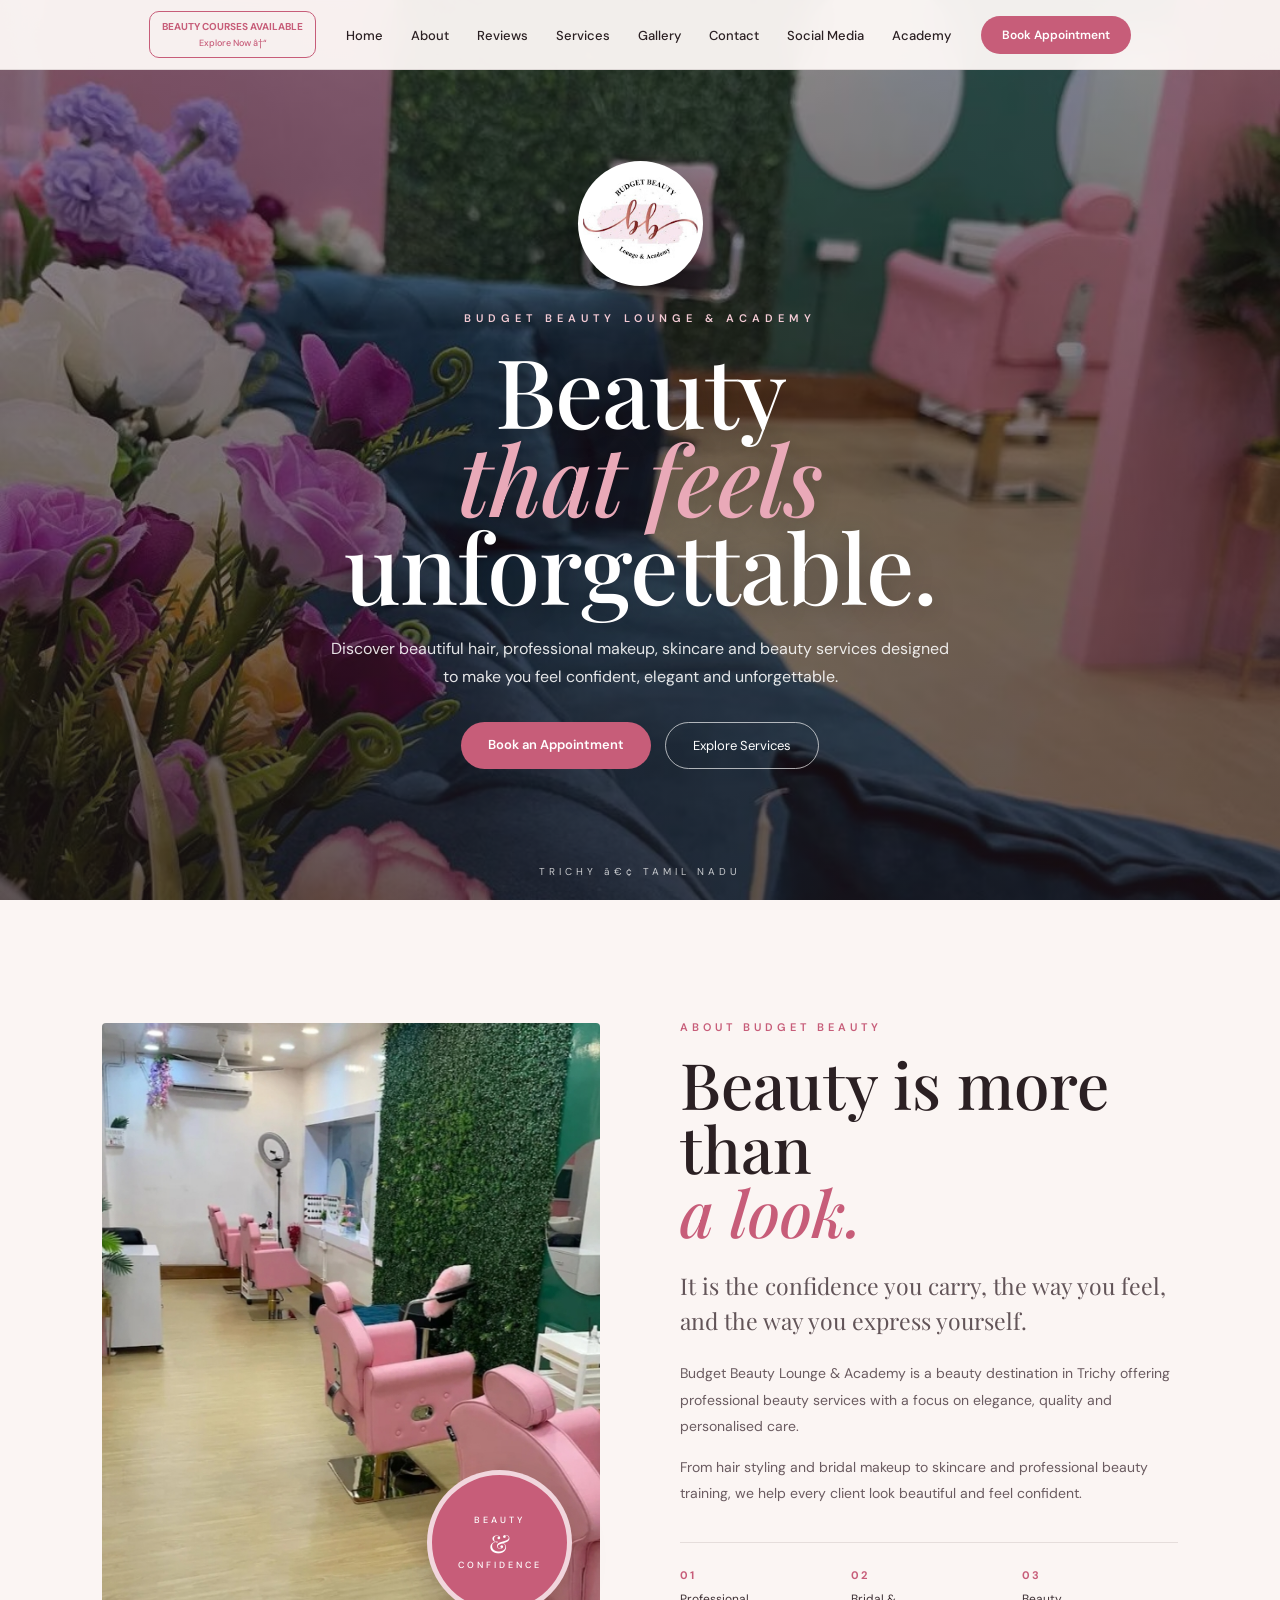
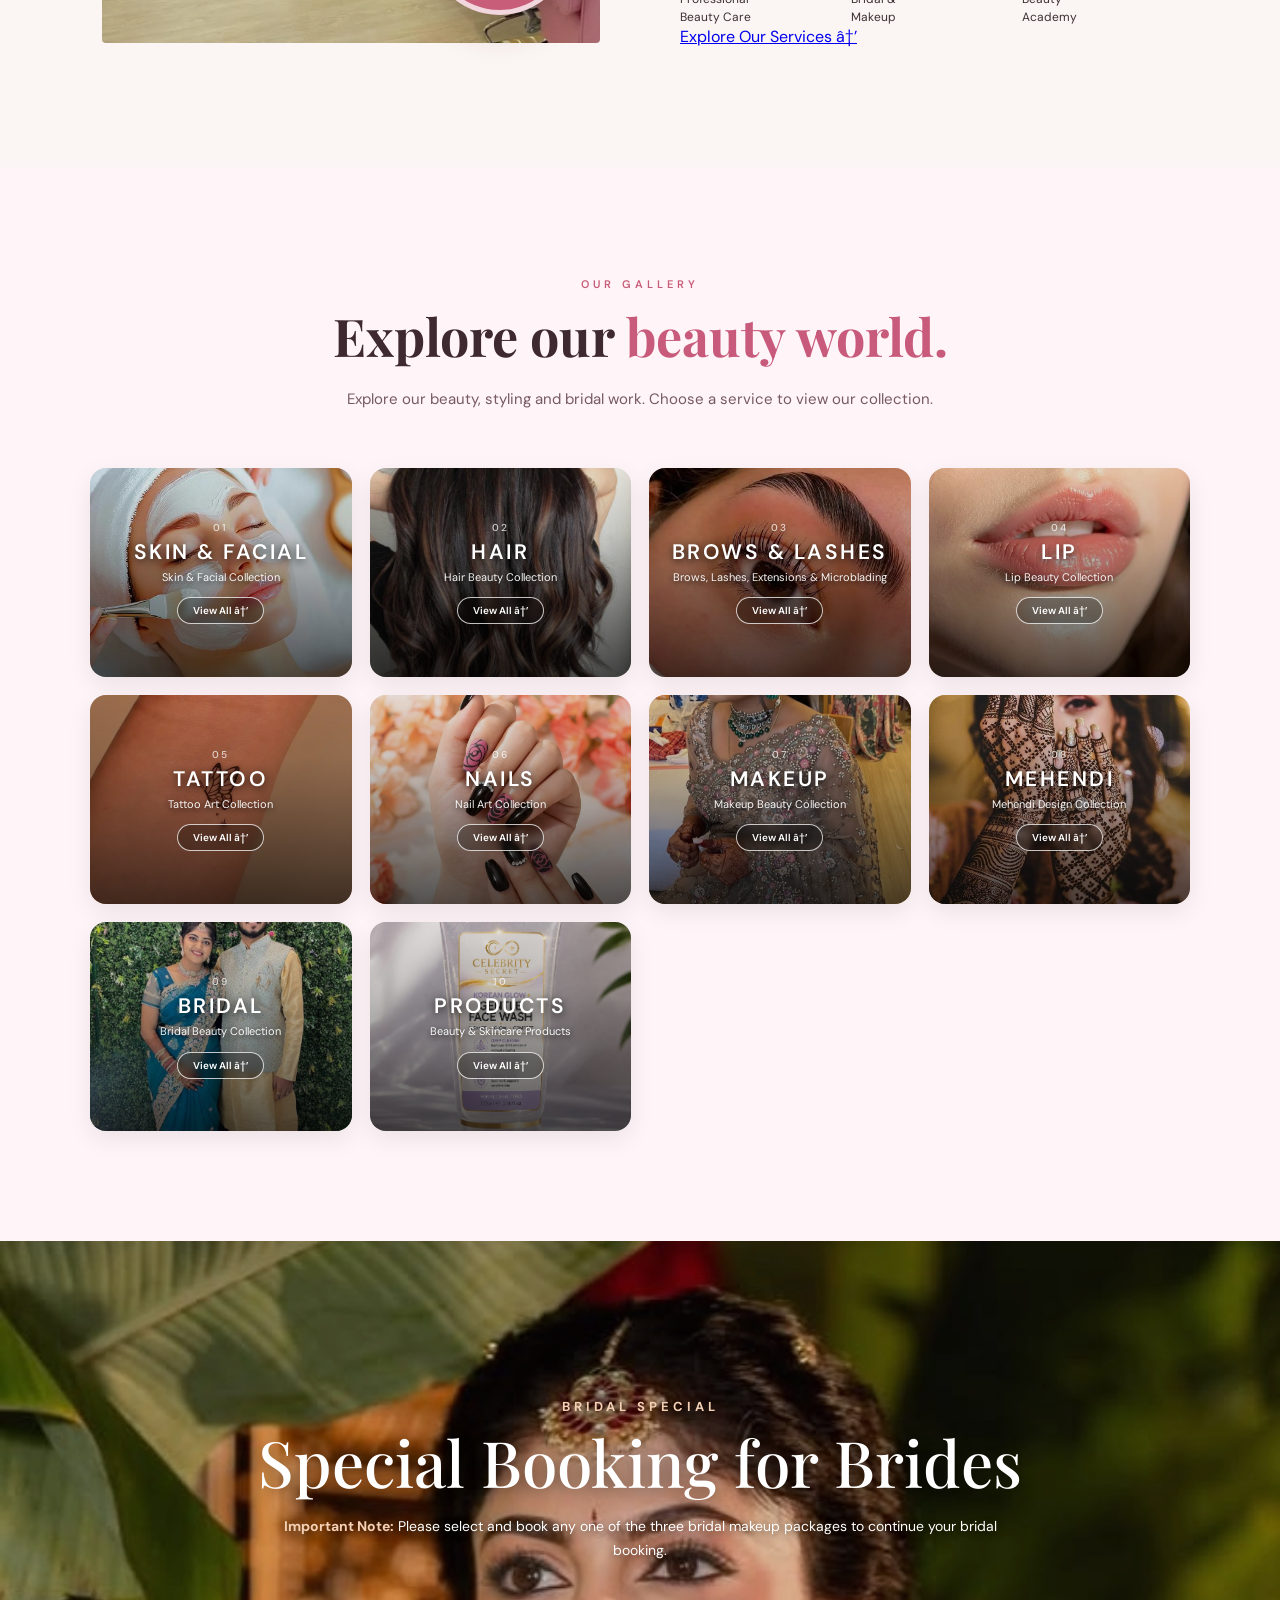
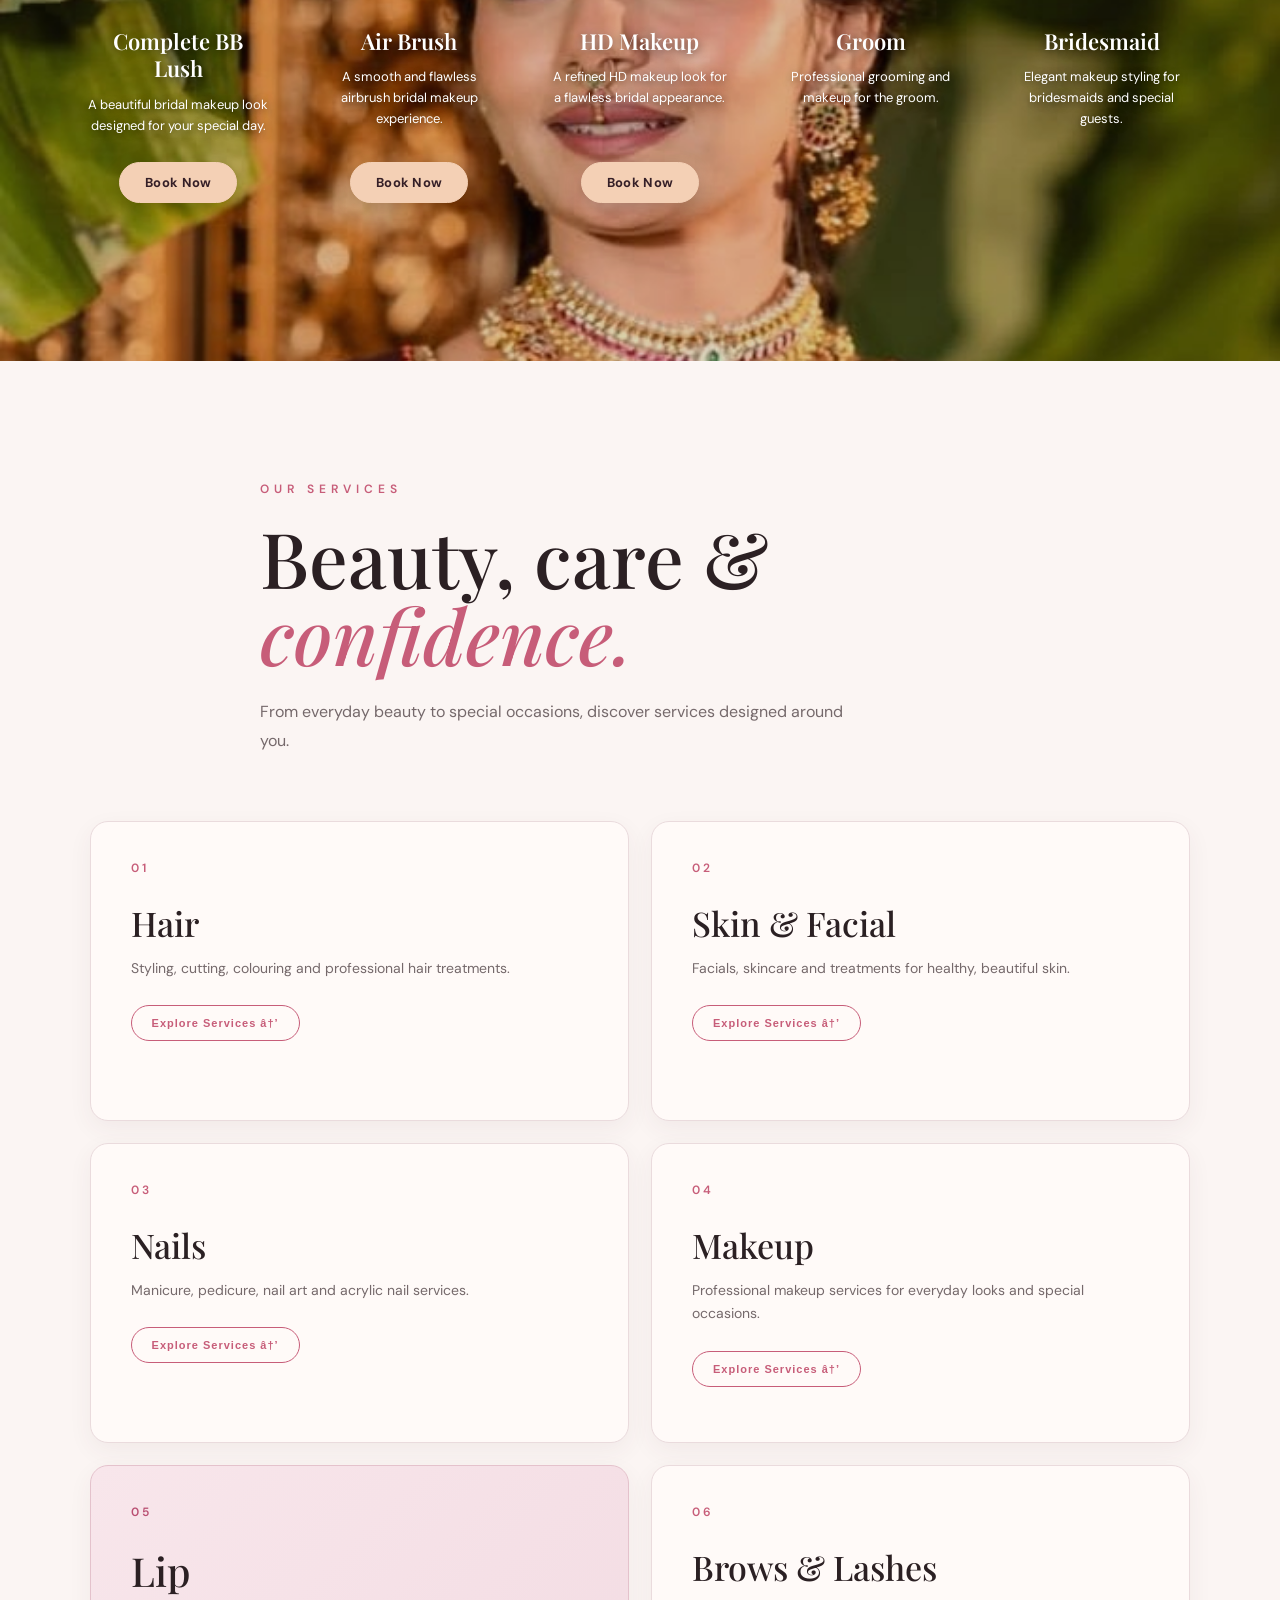
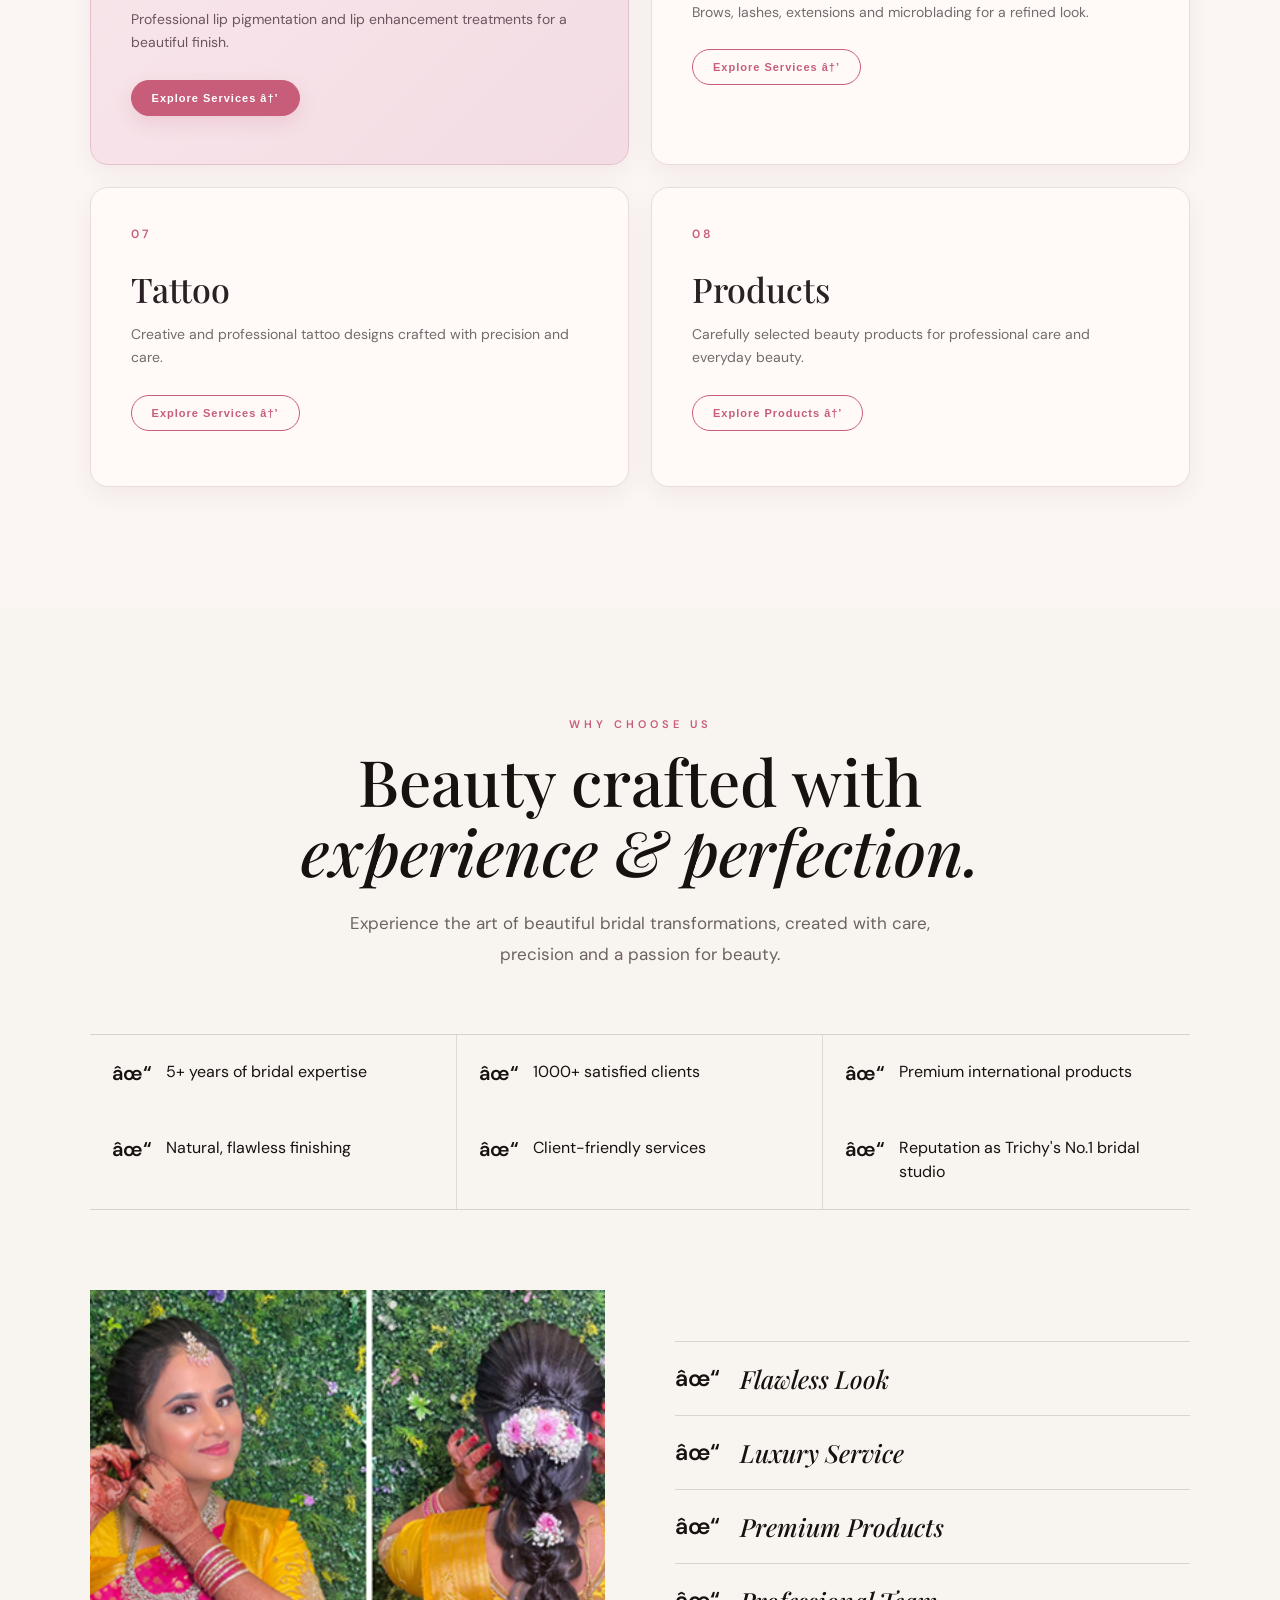
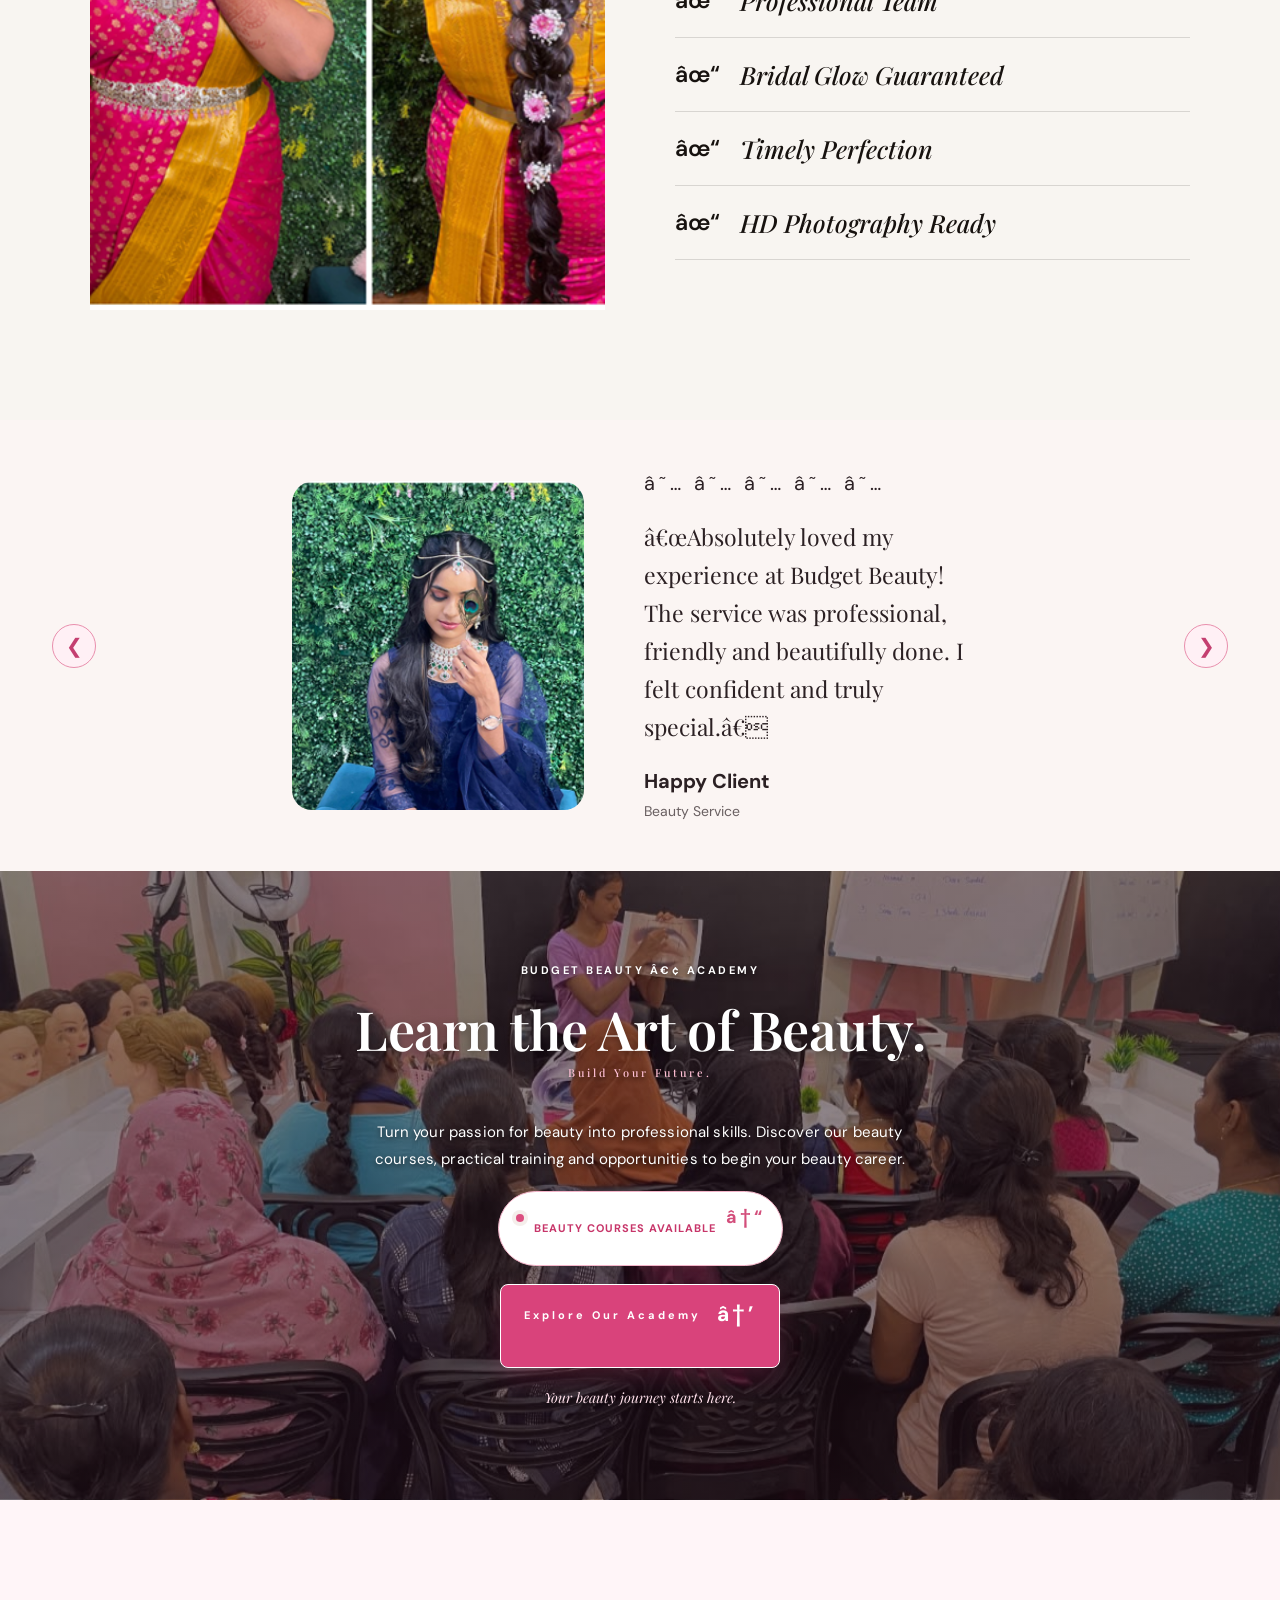
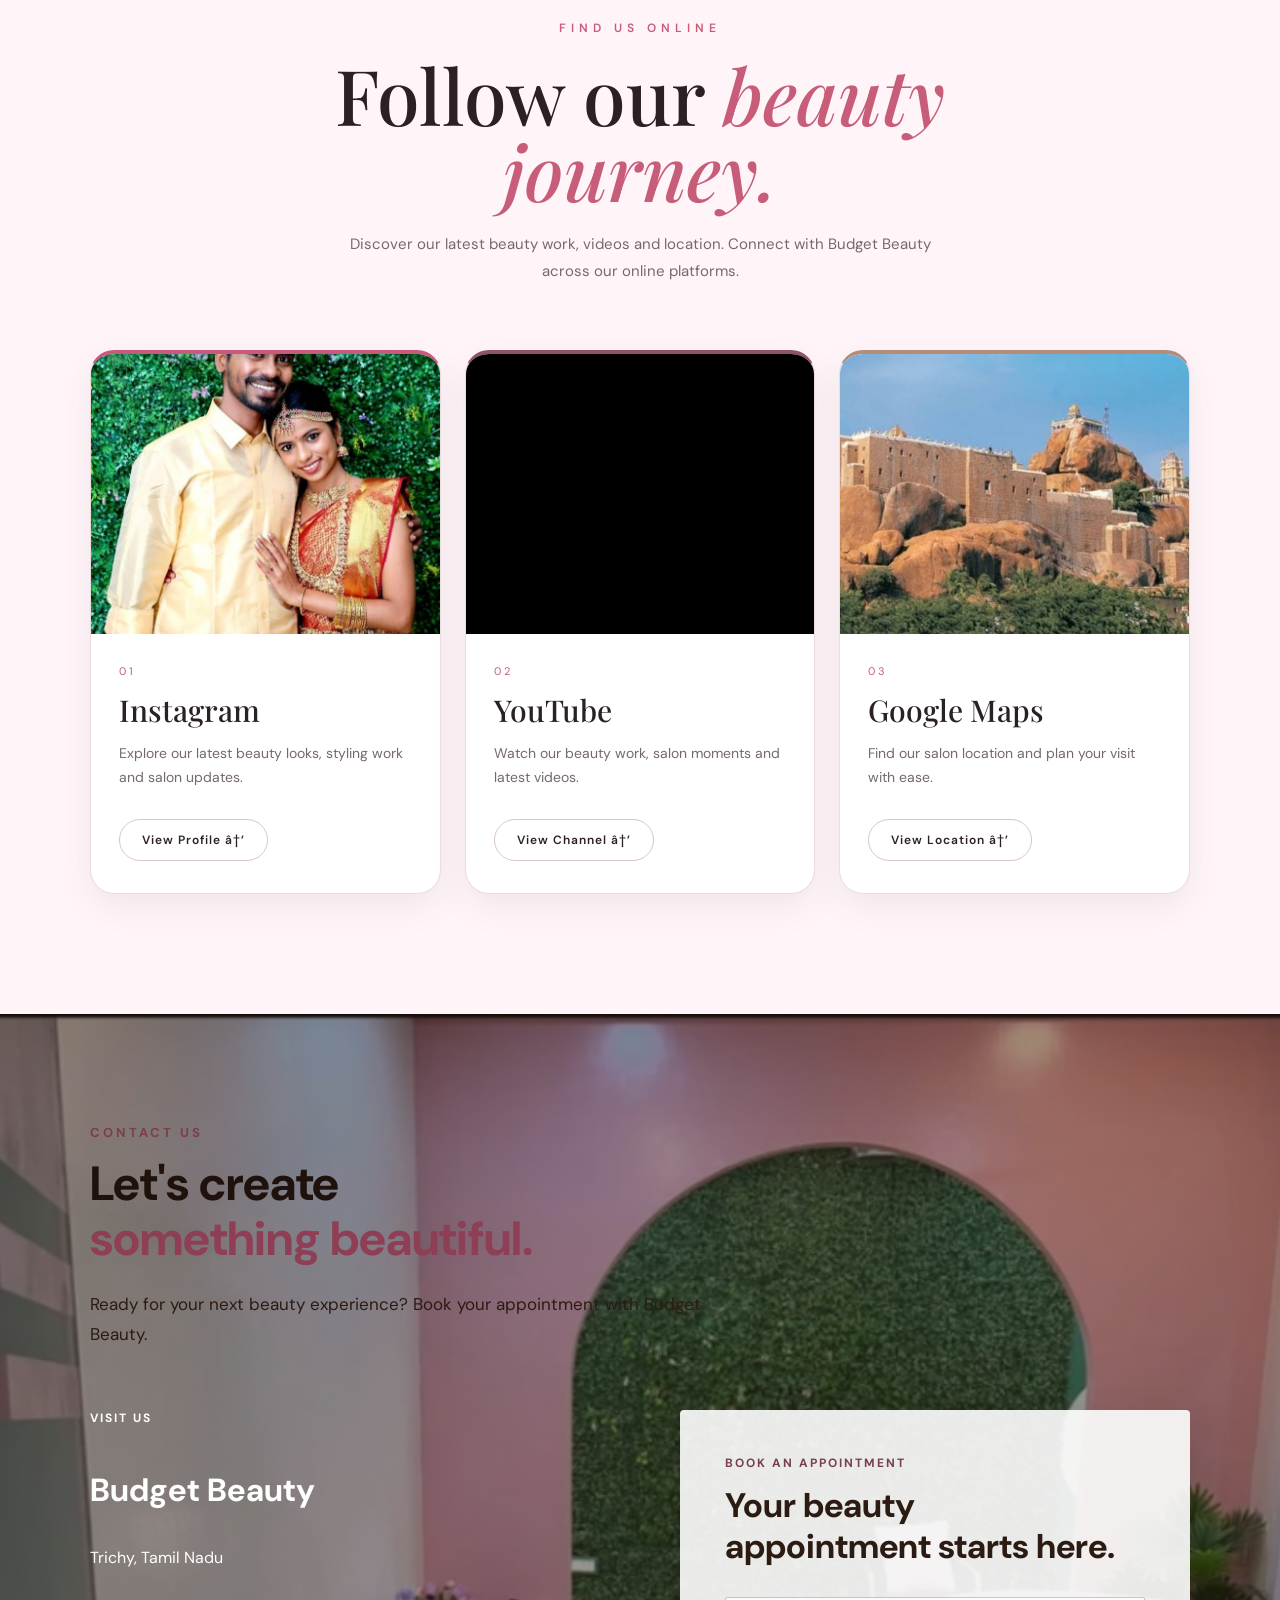
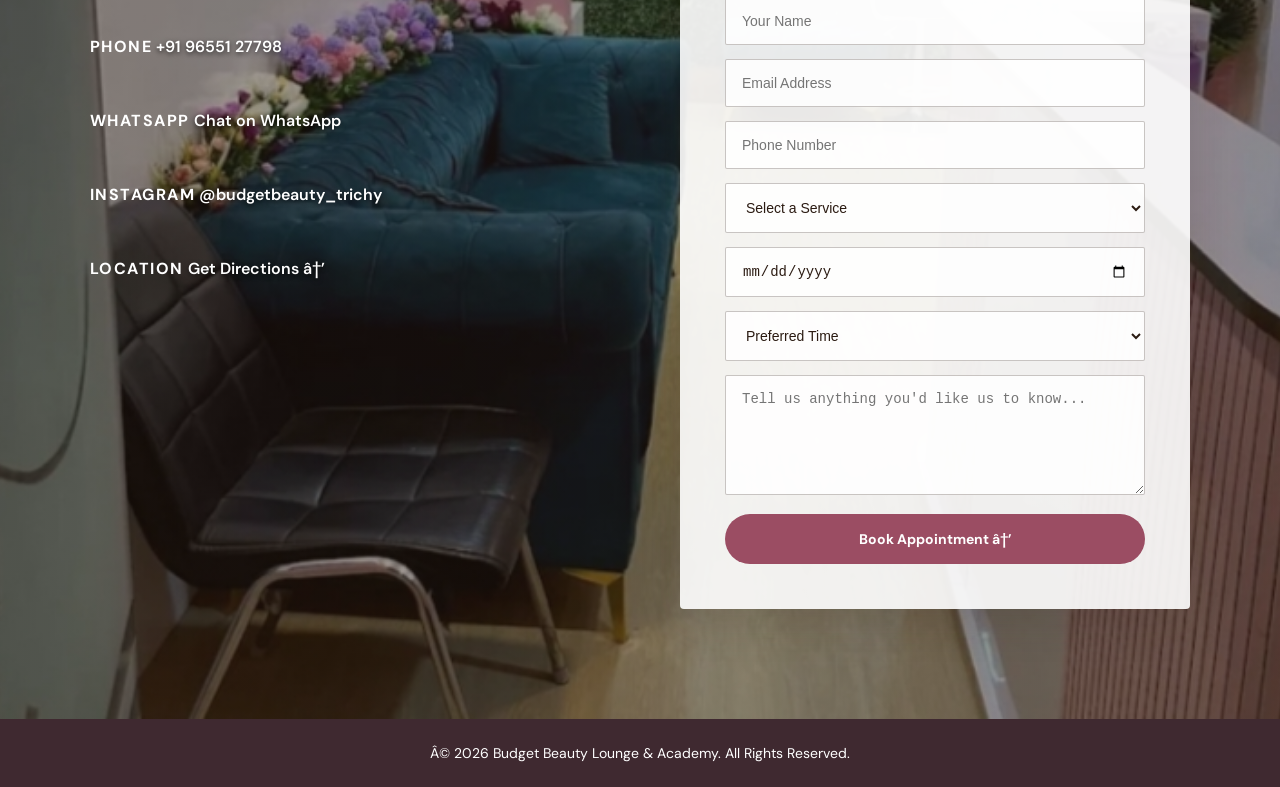
<file: index.html>
<!DOCTYPE html>
<html lang="en">

<head>
    <meta charset="BTF-8">
    <meta name="viewport" content="width=device-width, initial-scale=1.0">

    <title>Budget Beauty | Lounge & Academy</title>

    <link rel="stylesheet" href="style.css">
</head>

<body>

    <!-- =========================
         HEADER
========================= -->

<header class="site-header">

    <nav class="navbar">


        <a href="#home" class="mobile-brand">
            Budget Beauty
        </a>
<a href="academy.html" class="courses-promo mobile-courses-promo">
    BEAUTY COURSES AVAILABLE
    <span>Explore Now ↓</span>
</a>

        <!-- Hamburger -->

        <button class="menu-toggle" id="menuToggle">
            ☰
        </button>

        
<!-- Navigation -->
<ul class="nav-links" id="navLinks">
    <li><a href="#home">Home</a></li>
    <li><a href="#about">About</a></li>
    <li><a href="#reviews">Reviews</a></li>
    <li><a href="#services">Services</a></li>
    <li><a href="#gallery">Gallery</a></li>
    <li><a href="#contact">Contact</a></li>
    <li><a href="#social">Social Media</a></li>
    
       
<li>
    <a href="#academy">Academy</a>
</li>

</ul>


        <!-- Desktop Button -->

       <a href="#appointmentForm" class="nav-button desktop-book">
    Book Appointment
</a>



    </nav>

</header>

    <!-- =========================
         HOME / HERO
    ========================== -->

    <section id="home" class="hero">

        <div class="hero-content">

            <!-- ROUND LOGO -->

            <div class="hero-logo">

                <img
                    src="logo.jpg"
                    alt="Budget Beauty Lounge and Academy"
                >

            </div>


            <p class="hero-label">
                BUDGET BEAUTY LOUNGE & ACADEMY
            </p>


            <h1>
                Beauty
                <span>that feels</span>
                unforgettable.
            </h1>


            <p class="hero-description">

                Discover beautiful hair, professional makeup,
                skincare and beauty services designed to make
                you feel confident, elegant and unforgettable.

            </p>


            <div class="hero-buttons">

                <a href="#appointmentForm" class="primary-button">
    Book an Appointment
</a>

                <a href="#services" class="secondary-button">
                    Explore Services
                </a>

            </div>

        </div>


        <div class="hero-location">
            TRICHY • TAMIL NADU
        </div>

    </section>


<!-- =========================
     ABOUT SECTION
========================= -->

<section id="about" class="about-section">

    <div class="about-container">

        <!-- IMAGE AREA -->

        <div class="about-image">

            <img
                src="about.jpg.jpeg"
                alt="Budget Beauty Lounge and Academy"
            >

            <div class="about-image-overlay"></div>

            <div class="about-badge">

                <span>BEAUTY</span>

                <strong>&</strong>

                <span>CONFIDENCE</span>

            </div>

        </div>


        <!-- CONTENT AREA -->

        <div class="about-content">

            <p class="section-label">
                ABOUT BUDGET BEAUTY
            </p>

            <h2>
                Beauty is more than
                <span>a look.</span>
            </h2>

            <p class="about-intro">
                It is the confidence you carry,
                the way you feel, and the way
                you express yourself.
            </p>

            <p class="about-text">
                Budget Beauty Lounge & Academy is a beauty
                destination in Trichy offering professional
                beauty services with a focus on elegance,
                quality and personalised care.
            </p>

            <p class="about-text">
                From hair styling and bridal makeup to
                skincare and professional beauty training,
                we help every client look beautiful and
                feel confident.
            </p>


            <!-- HIGHLIGHTS -->

            <div class="about-highlights">

                <div class="about-highlight-item">

                    <strong>01</strong>

                    <span>
                        Professional<br>
                        Beauty Care
                    </span>

                </div>


                <div class="about-highlight-item">

                    <strong>02</strong>

                    <span>
                        Bridal &<br>
                        Makeup
                    </span>

                </div>


                <div class="about-highlight-item">

                    <strong>03</strong>

                    <span>
                        Beauty<br>
                        Academy
                    </span>

                </div>

            </div>


            <!-- ABOUT BUTTON -->

            <a
                href="#services"
                class="about-button"
            >
                Explore Our Services
                <span>→</span>
            </a>

        </div>

    </div>

</section>
<section id="gallery" class="gallery-section">

    <!-- GALLERY HEADER -->

    <div class="gallery-header">

        <p class="section-label">
            OUR GALLERY
        </p>

        <h2>
            Explore our
            <span>beauty world.</span>
        </h2>

        <p>
            Explore our beauty, styling and bridal work.
            Choose a service to view our collection.
        </p>

    </div>

<!-- =========================================
     SERVICE CATEGORY CARDS
========================================= -->

<div class="gallery-category-grid">

    <!-- 01 SKIN & FACIAL -->
    <div class="gallery-category-card">
        <img src="face.jpg" alt="Budget Beauty Skin and Facial">
        <div class="gallery-card-overlay">
            <div class="gallery-card-content">
                <span class="gallery-number">01</span>
                <h3>SKIN &amp; FACIAL</h3>
                <p>Skin &amp; Facial Collection</p>
                <button type="button" onclick="openGalleryCategory('skin')">
                    View All →
                </button>
            </div>
        </div>
    </div>

    <!-- 02 HAIR -->
    <div class="gallery-category-card">
        <img src="gallery41.jpg" alt="Budget Beauty Hair Services">
        <div class="gallery-card-overlay">
            <div class="gallery-card-content">
                <span class="gallery-number">02</span>
                <h3>HAIR</h3>
                <p>Hair Beauty Collection</p>
                <button type="button" onclick="openGalleryCategory('hair')">
                    View All →
                </button>
            </div>
        </div>
    </div>

    <!-- 03 BROWS & LASHES -->
    <div class="gallery-category-card">
        <img src="micro.jpg" alt="Brows and Lashes">
        <div class="gallery-card-overlay">
            <div class="gallery-card-content">
                <span class="gallery-number">03</span>
                <h3>BROWS &amp; LASHES</h3>
                <p>Brows, Lashes, Extensions &amp; Microblading</p>
                <button type="button" onclick="openGalleryCategory('brows-lashes')">
                    View All →
                </button>
            </div>
        </div>
    </div>

    <!-- 04 LIP -->
    <div class="gallery-category-card">
        <img src="liph.jpg" alt="Lip Beauty">
        <div class="gallery-card-overlay">
            <div class="gallery-card-content">
                <span class="gallery-number">04</span>
                <h3>LIP</h3>
                <p>Lip Beauty Collection</p>
                <button type="button" onclick="openGalleryCategory('lip')">
                    View All →
                </button>
            </div>
        </div>
    </div>

    <!-- 05 TATTOO -->
    <div class="gallery-category-card">
        <img src="tattoh.jpg" alt="Tattoo Designs">
        <div class="gallery-card-overlay">
            <div class="gallery-card-content">
                <span class="gallery-number">05</span>
                <h3>TATTOO</h3>
                <p>Tattoo Art Collection</p>
                <button type="button" onclick="openGalleryCategory('tattoo')">
                    View All →
                </button>
            </div>
        </div>
    </div>

    <!-- 06 NAILS -->
    <div class="gallery-category-card">
        <img src="nail.jpg.jpg" alt="Nail Art">
        <div class="gallery-card-overlay">
            <div class="gallery-card-content">
                <span class="gallery-number">06</span>
                <h3>NAILS</h3>
                <p>Nail Art Collection</p>
                <button type="button" onclick="openGalleryCategory('nails')">
                    View All →
                </button>
            </div>
        </div>
    </div>

   

    <!-- 07 MAKEUP -->
    <div class="gallery-category-card">
        <img src="gallery2.jpg.jpeg" alt="Budget Beauty Makeup">
        <div class="gallery-card-overlay">
            <div class="gallery-card-content">
                <span class="gallery-number">07</span>
                <h3>MAKEUP</h3>
                <p>Makeup Beauty Collection</p>
                <button type="button" onclick="openGalleryCategory('makeup')">
                    View All →
                </button>
            </div>
        </div>
    </div>

    <!-- 08 MEHENDI -->
    <div class="gallery-category-card">
        <img src="mehandi.jpg.jpg" alt="Mehendi Designs">
        <div class="gallery-card-overlay">
            <div class="gallery-card-content">
                <span class="gallery-number">08</span>
                <h3>MEHENDI</h3>
                <p>Mehendi Design Collection</p>
                <button type="button" onclick="openGalleryCategory('mehendi')">
                    View All →
                </button>
            </div>
        </div>
    </div>

<!-- 09 BRIDAL -->
    <div class="gallery-category-card">
        <img src="gallery3.jpg.jpeg" alt="Budget Beauty Bridal">
        <div class="gallery-card-overlay">
            <div class="gallery-card-content">
                <span class="gallery-number">09</span>
                <h3>BRIDAL</h3>
                <p>Bridal Beauty Collection</p>
                <button type="button" onclick="openGalleryCategory('bridal')">
                    View All →
                </button>
            </div>
        </div>
    </div>

    <!-- 10 PRODUCTS -->
    <div class="gallery-category-card">
        <img src="prog.jpg" alt="Budget Beauty Products">
        <div class="gallery-card-overlay">
            <div class="gallery-card-content">
                <span class="gallery-number">10</span>
                <h3>PRODUCTS</h3>
                <p>Beauty &amp; Skincare Products</p>
                <button type="button" onclick="openGalleryCategory('products')">
                    View All →
                </button>
            </div>
        </div>
    </div>

</div>


<div class="gallery-full-page" id="galleryFullPage">

    <!-- HEADER -->
    <div class="gallery-full-header">

        <button
            type="button"
            class="gallery-full-back"
            onclick="closeGalleryCategory()">
            ← Back to Gallery
        </button>

        <div class="gallery-full-title">
            <p>OUR COLLECTION</p>

            <h2 id="galleryFullTitle">
                Hair Gallery
            </h2>

            <span id="galleryFullDescription">
                Explore our hair beauty collection.
            </span>
        </div>

    </div>


    <!-- =========================================
         01 — HAIR
         YOUR EXISTING HAIR PHOTOS
    ========================================== -->

    <div
        class="gallery-full-content"
        id="full-gallery-hair">

        <div class="full-gallery-photo">
            <img src="gallery2.jpg" alt="Hair Styling">
        </div>

        <div class="full-gallery-photo">
            <img src="gallary1.jpg" alt="Hair Beauty">
        </div>

        <div class="full-gallery-photo">
            <img src="gallery3.jpg" alt="Hair Styling">
        </div>

        <div class="full-gallery-photo">
            <img src="gallery41.jpg" alt="Hair Beauty">
        </div>

        <div class="full-gallery-photo">
            <img src="gallery10.jpg" alt="Hair Styling">
        </div>

        <div class="full-gallery-photo">
            <img src="gallery61.jpg" alt="Hair Beauty">
        </div>

        <div class="full-gallery-photo">
            <img src="gallery71.jpg" alt="Hair Beauty">
        </div>

        <div class="full-gallery-photo">
            <img src="gallery81.jpg" alt="Hair Beauty">
        </div>

        <div class="full-gallery-photo">
            <img src="gallery91.jpg" alt="Hair Beauty">
        </div>

        <div class="full-gallery-photo">
            <img src="hai10.jpg" alt="Hair Beauty">
        </div>

        <div class="full-gallery-photo">
            <img src="gallery102.jpg" alt="Hair Beauty">
        </div>

        <div class="full-gallery-photo">
            <img src="gallery103.jpg" alt="Hair Beauty">
        </div>

        <div class="full-gallery-photo">
            <video controls playsinline>
                <source src="videohair.mp4" type="video/mp4">
            </video>
        </div>

        <div class="full-gallery-photo">
            <img src="gallery105.jpg" alt="Hair Beauty">
        </div>

    </div>


    <!-- =========================================
         02 — MAKEUP
         SAMPLE FILES
    ========================================== -->

    <div
        class="gallery-full-content"
        id="full-gallery-makeup">

        <div class="full-gallery-photo">
            <img src="makeup1.jpg" alt="Makeup">
        </div>

        <div class="full-gallery-photo">
            <img src="makup2.jpg" alt="Makeup">
        </div>

        <div class="full-gallery-photo">
            <img src="makup3.jpg" alt="Makeup">
        </div>

        <div class="full-gallery-photo">
            <img src="makup5.jpg" alt="Makeup">
        </div>
        <div class="full-gallery-photo">
            <img src="makup6.jpg" alt="Makeup">
        </div>
<div class="full-gallery-photo">
            <img src="makup7.jpg" alt="Makeup">
        </div>
<div class="full-gallery-photo">
            <img src="makup8.jpg" alt="Makeup">
        </div>
<div class="full-gallery-photo">
            <img src="makup9.jpg" alt="Makeup">
        </div>
<div class="full-gallery-photo">
            <img src="makup10.jpg" alt="Makeup">
        </div>
<div class="full-gallery-photo">
            <img src="makup11.jpg" alt="Makeup">
        </div>
<div class="full-gallery-photo">
            <img src="makup12.jpg" alt="Makeup">
        </div>
<div class="full-gallery-photo">
            <img src="makup13.jpg" alt="Makeup">
        </div>
<div class="full-gallery-photo">
            <img src="makup14.jpg" alt="Makeup">
        </div>
<div class="full-gallery-photo">
            <img src="makup15.jpg" alt="Makeup">
        </div>


    </div>


    <!-- =========================================
         03 — BRIDAL
         SAMPLE FILES
    ========================================== -->

    <div
        class="gallery-full-content"
        id="full-gallery-bridal">

        <div class="full-gallery-photo">
            <img src="bridal1.jpg" alt="Bridal Makeup">
        </div>

        <div class="full-gallery-photo">
            <img src="bridal2.jpg" alt="Bridal Makeup">
        </div>

        <div class="full-gallery-photo">
            <img src="bridal3.jpg" alt="Bridal Makeup">
        </div>

        <div class="full-gallery-photo">
            <img src="bridal4.jpg" alt="Bridal Makeup">
        </div>
<div class="full-gallery-photo">
            <img src="bridal5.jpg" alt="Bridal Makeup">
        </div>
        <div class="full-gallery-photo">
            <img src="bridal6.jpg" alt="Bridal Makeup">
        </div>
        <div class="full-gallery-photo">
            <img src="bridal7.jpg" alt="Bridal Makeup">
        </div>
        <div class="full-gallery-photo">
            <img src="bridal8.jpg" alt="Bridal Makeup">
        </div>
        <div class="full-gallery-photo">
            <img src="bridal9.jpg" alt="Bridal Makeup">
        </div>
        <div class="full-gallery-photo">
            <img src="bridal10.jpg" alt="Bridal Makeup">
        </div>
        <div class="full-gallery-photo">
            <img src="bridal11.jpg" alt="Bridal Makeup">
        </div>
        <div class="full-gallery-photo">
            <img src="bridal12.jpg" alt="Bridal Makeup">
        </div>
        <div class="full-gallery-photo">
            <img src="bridal13.jpg" alt="Bridal Makeup">
        </div>
        <div class="full-gallery-photo">
            <img src="bridal14.jpg" alt="Bridal Makeup">
        </div>
        <div class="full-gallery-photo">
            <img src="bridal16.jpg" alt="Bridal Makeup">
        </div>
        <div class="full-gallery-photo">
            <img src="bridal17.jpg" alt="Bridal Makeup">
        </div>
        <div class="full-gallery-photo">
            <img src="bridal18.jpg" alt="Bridal Makeup">
        </div>
        
    </div>


    <!-- =========================================
         04 — SKIN & FACIAL
         SAMPLE FILES
    ========================================== -->

    <div
        class="gallery-full-content"
        id="full-gallery-skin">

        <div class="full-gallery-photo">
            <img src="facial1.jpg" alt="Skin Care">
        </div>

        <div class="full-gallery-photo">
            <img src="facial2.jpg" alt="Facial">
        </div>

        <div class="full-gallery-photo">
            <img src="faciale.jpg" alt="Skin Treatment">
        </div>

        <div class="full-gallery-photo">
            <img src="facial4.jpg" alt="Facial Treatment">
        </div>
 <div class="full-gallery-photo">
            <img src="facial5.jpg" alt="Facial Treatment">
        </div> 
        <div class="full-gallery-photo">
            <img src="facial6.jpg" alt="Facial Treatment">
        </div>
         <div class="full-gallery-photo">
            <img src="facial7.jpg" alt="Facial Treatment">
        </div> 
        <div class="full-gallery-photo">
            <img src="facial8.jpg" alt="Facial Treatment">
        </div> 
        <div class="full-gallery-photo">
            <img src="facial9.jpg" alt="Facial Treatment">
        </div>

    </div>


<!-- 05 — NAILS -->
<div class="gallery-full-content" id="full-gallery-nails">
    <div class="full-gallery-photo">
        <img src="nail1.jpg" alt="Nail Art Design">
    </div>
    <div class="full-gallery-photo">
        <img src="nail2.jpg" alt="Nail Art Design">
    </div>
    <div class="full-gallery-photo">
        <img src="nail3.jpg" alt="Nail Art Design">
    </div>
    <div class="full-gallery-photo">
        <img src="nail5.jpg" alt="Nail Art Design">
    </div>
    <div class="full-gallery-photo">
        <img src="nail6.jpg" alt="Nail Art Design">
    </div>
    <div class="full-gallery-photo">
        <img src="nail7.jpg" alt="Nail Art Design">
    </div>
    <div class="full-gallery-photo">
        <img src="nail8.jpg" alt="Nail Art Design">
    </div>
    <div class="full-gallery-photo">
        <img src="nail9.jpg" alt="Nail Art Design">
    </div>
    <div class="full-gallery-photo">
        <img src="nail10.jpg" alt="Nail Art Design">
    </div>

</div>

<!-- 06 — MEHENDI -->
<div class="gallery-full-content" id="full-gallery-mehendi">
    <div class="full-gallery-photo">
        <img src="mega1.jpg" alt="Mehendi Design">
    </div>
    <div class="full-gallery-photo">
        <img src="mega2.jpg" alt="Mehendi Design">
    </div>
    <div class="full-gallery-photo">
        <img src="mega3.jpg" alt="Mehendi Design">
    </div>
    <div class="full-gallery-photo">
        <img src="mega4.jpg" alt="Mehendi Design">
    </div>
    <div class="full-gallery-photo">
        <img src="mega5.jpg" alt="Mehendi Design">
    </div>
    <div class="full-gallery-photo">
        <img src="mega6.jpg" alt="Mehendi Design">
    </div>
    <div class="full-gallery-photo">
        <img src="mega7.jpg" alt="Mehendi Design">
    </div>
    <div class="full-gallery-photo">
        <img src="mega8.jpg" alt="Mehendi Design">
    </div>
    <div class="full-gallery-photo">
        <img src="mega9.jpg" alt="Mehendi Design">
    </div>
    <div class="full-gallery-photo">
        <img src="mega10.jpg" alt="Mehendi Design">
    </div>

</div>

<!-- 07 — TATTOO -->
<div class="gallery-full-content" id="full-gallery-tattoo">
    <div class="full-gallery-photo">
        <img src="tatto1.jpg" alt="Tattoo Design">
    </div>
    <div class="full-gallery-photo">
        <img src="tatto2.jpg" alt="Tattoo Design">
    </div>
    <div class="full-gallery-photo">
        <img src="tatto3.jpg" alt="Tattoo Design">
    </div>
    <div class="full-gallery-photo">
        <img src="tatto4.jpg" alt="Tattoo Design">
    </div>
    <div class="full-gallery-photo">
        <img src="tatoo5.jpg" alt="Tattoo Design">
    </div>
     <div class="full-gallery-photo">
        <img src="tatto6.jpg" alt="Tattoo Design">
    </div>
</div>

<!-- 08 — LIP -->
<div class="gallery-full-content" id="full-gallery-lip">
    <div class="full-gallery-photo">
        <img src="lip.jpg" alt="Lip Beauty Treatment">
    </div>
    <div class="full-gallery-photo">
        <img src="lip1.jpg" alt="Lip Beauty Treatment">
    </div>
    <div class="full-gallery-photo">
        <img src="lip2.jpg" alt="Lip Beauty Treatment">
    </div>
    <div class="full-gallery-photo">
        <img src="lip8.jpg" alt="Lip Beauty Treatment">
    </div>
</div>
<!-- 09 — BROWS & LASHES GALLERY -->
<div class="gallery-full-content" id="full-gallery-brows-lashes">

    <div class="full-gallery-photo">
        <img src="b.jpg" alt="Eyebrow Design">
    </div>

    <div class="full-gallery-photo">
        <img src="b1.jpg" alt="Lash Extensions">
    </div>

    <div class="full-gallery-photo">
        <img src="b2.jpg" alt="Eyebrow Microblading">
    </div>

    <div class="full-gallery-photo">
        <img src="b3.jpg" alt="Frozen Lashes">
    </div>
    <div class="full-gallery-photo">
        <img src="b4.jpg" alt="Frozen Lashes">
    </div>
    <div class="full-gallery-photo">
        <img src="b5.jpg" alt="Frozen Lashes">
    </div>

</div>
<!-- 10 — BEAUTY PRODUCTS GALLERY -->
<div class="gallery-full-content" id="full-gallery-products">

    <div class="full-gallery-photo">
        <img src="prog1.jpg" alt="Beauty Product 1">
    </div>

    <div class="full-gallery-photo">
        <img src="prog2.jpg" alt="Beauty Product 2">
    </div>

    <div class="full-gallery-photo">
        <img src="pro3.jpg" alt="Beauty Product 3">
    </div>

    <div class="full-gallery-photo">
        <img src="prog4.jpg" alt="Beauty Product 4">
    </div>
<div class="full-gallery-photo">
        <img src="pro5.jpg" alt="Beauty Product 4">
    </div>
<div class="full-gallery-photo">
        <img src="prog6.jpg" alt="Beauty Product 4">
    </div>
<div class="full-gallery-photo">
        <img src="prog7.jpg" alt="Beauty Product 4">
    </div>
<div class="full-gallery-photo">
        <img src="prog8.jpg" alt="Beauty Product 4">
    </div>
<div class="full-gallery-photo">
        <img src="prog9.jpg" alt="Beauty Product 4">
    </div>
<div class="full-gallery-photo">
        <img src="prog10.jpg" alt="Beauty Product 4">
    </div>
<div class="full-gallery-photo">
        <img src="prog12.jpg" alt="Beauty Product 4">
    </div>
<div class="full-gallery-photo">
        <img src="prog13.jpg" alt="Beauty Product 4">
    </div>
<div class="full-gallery-photo">
        <img src="prog14.jpg" alt="Beauty Product 4">
    </div>
<div class="full-gallery-photo">
        <img src="prog15.jpg" alt="Beauty Product 4">
    </div>
<div class="full-gallery-photo">
        <img src="prog16.jpg" alt="Beauty Product 4">
    </div>
<div class="full-gallery-photo">
        <img src="prog17.jpg" alt="Beauty Product 4">
    </div>


</div>
</section>
<!-- =========================
     BRIDAL SPECIAL BOOKING
========================= -->
<section class="bridal-booking-section" id="bridal">

  <div class="bridal-overlay">

    <div class="bridal-heading">
      <span>BRIDAL SPECIAL</span>

      <h2>Special Booking for Brides</h2>

      <p class="bridal-note">
        <strong>Important Note:</strong>
        Please select and book any one of the three bridal makeup
        packages to continue your bridal booking.
      </p>
    </div>

    <div class="bridal-packages">

      <!-- 01 Complete BB Lush -->
      <div class="bridal-package">
        <h3>Complete BB Lush</h3>

        <p>
          A beautiful bridal makeup look designed for your special day.
        </p>

       <button
  type="button"
  class="bridal-book-btn"
  onclick="openBridalForm('Complete BB Lush')">
  Book Now
</button>
      </div>


      <!-- 02 Air Brush -->
      <div class="bridal-package">
        <h3>Air Brush</h3>

        <p>
          A smooth and flawless airbrush bridal makeup experience.
        </p>

       <button
  type="button"
  class="bridal-book-btn"
  onclick="openBridalForm('Air Brush')">
  Book Now
</button>
      </div>


      <!-- 03 HD Makeup -->
      <div class="bridal-package">
        <h3>HD Makeup</h3>

        <p>
          A refined HD makeup look for a flawless bridal appearance.
        </p>

       <button
  type="button"
  class="bridal-book-btn"
  onclick="openBridalForm('HD Makeup')">
  Book Now
</button>
      </div>


      <!-- 04 Groom -->
      <div class="bridal-package">
        <h3>Groom</h3>

        <p>
          Professional grooming and makeup for the groom.
        </p>
      </div>


      <!-- 05 Bridesmaid -->
      <div class="bridal-package">
        <h3>Bridesmaid</h3>

        <p>
          Elegant makeup styling for bridesmaids and special guests.
        </p>
      </div>

    </div>

  </div>

</section>
<!-- =========================
     BRIDAL BOOKING FORM
========================= -->
<div class="bridal-form-overlay" id="bridalForm">

  <div class="bridal-form-box">

    <button type="button" class="close-form" onclick="closeBridalForm()">
      ×
    </button>

    <span class="form-label">BRIDAL BOOKING</span>

    <h2>Book Your Bridal Makeup</h2>

    <p>
      Please fill in your details to continue your booking.
    </p>

    <form id="bridalBookingForm">

      <!-- Makeup Package -->
      <label for="makeupPackage">Makeup Package</label>

      <select id="makeupPackage" name="makeupPackage" required>
        <option value="Complete BB Lush">Complete BB Lush</option>
        <option value="Air Brush">Air Brush</option>
        <option value="HD Makeup">HD Makeup</option>
      </select>


      <!-- Bride Name -->
      <label for="brideName">Bride Name</label>

      <input
        type="text"
        id="brideName"
        name="brideName"
        placeholder="Enter your name"
        required
      />


      <!-- Phone -->
      <label for="bridePhone">Phone Number</label>

      <input
        type="tel"
        id="bridePhone"
        name="bridePhone"
        placeholder="Enter your phone number"
        required
      />


      <!-- Additional Services -->
      <label>Additional Services <span>(Optional)</span></label>

      <div class="additional-services">

        <label>
          <input
            type="checkbox"
            name="additionalService"
            value="Groom Makeup"
          />
          Groom Makeup
        </label>

        <label>
          <input
            type="checkbox"
            name="additionalService"
            value="Bridesmaid"
          />
          Bridesmaid
        </label>

      </div>


      <!-- Function Venue -->
      <label for="functionVenue">Function Venue</label>

      <input
        type="text"
        id="functionVenue"
        name="functionVenue"
        placeholder="Enter function venue"
        required
      />


      <!-- Full Address -->
      <label for="functionAddress">Full Address</label>

      <textarea
        id="functionAddress"
        name="functionAddress"
        rows="3"
        placeholder="Enter complete venue address in Trichy"
        required
      ></textarea>


      <!-- Date -->
      <label for="bookingDate">Booking Date</label>

      <input
        type="date"
        id="bookingDate"
        name="bookingDate"
        required
      />


      <!-- Time -->
      <label for="bookingTime">Preferred Time</label>

      <input
        type="time"
        id="bookingTime"
        name="bookingTime"
        required
      />


      <!-- Submit -->
      <button type="submit" class="booking-submit-btn">
        Book Appointment
      </button>

    </form>

  </div>

</div>

            <!-- =========================
     SERVICES
========================= -->
<section class="services" id="services">

    <div class="services-header">
        <p class="section-label"> OUR SERVICES</p>

        <h2>
            Beauty, care &
            <span>confidence.</span>
        </h2>

        <p class="services-intro">
            From everyday beauty to special occasions,
            discover services designed around you.
        </p>
    </div>

    <div class="services-grid">

        <!-- HAIR -->
        <div class="service-card">
            <span class="service-number">01</span>
            <h3>Hair</h3>
            <p>
                Styling, cutting, colouring and professional
                hair treatments.
            </p>
            <button onclick="openService('hair')">
    Explore Services →
</button>
        </div>

        <!-- SKIN -->
        <div class="service-card">
            <span class="service-number">02</span>
            <h3>Skin & Facial</h3>
            <p>
                Facials, skincare and treatments for healthy,
                beautiful skin.
            </p>
           <button onclick="openService('skin')">
    Explore Services →
</button>
        </div>

        <!-- NAILS -->
        <div class="service-card">
            <span class="service-number">03</span>
            <h3>Nails</h3>
            <p>
                Manicure, pedicure, nail art and acrylic
                nail services.
            </p>
            <button onclick="openService('nails')">
    Explore Services →
</button>
        </div>

        <!-- MAKEUP -->
        <div class="service-card">
            <span class="service-number">04</span>
            <h3>Makeup</h3>
            <p>
                Professional makeup services for everyday
                looks and special occasions.
            </p>
            <button onclick="openService('makeup')">
    Explore Services →
</button>
        </div>

        <!-- LIP -->
<div class="service-card featured-service">
    <span class="service-number">05</span>
    <h3>Lip</h3>
    <p>
        Professional lip pigmentation and lip
        enhancement treatments for a beautiful finish.
    </p>
    <button onclick="openService('lip')">
        Explore Services →
    </button>
</div>
        

        <!-- BROWS & LASHES -->
        <div class="service-card">
            <span class="service-number">06</span>
            <h3>Brows & Lashes</h3>
            <p>
                Brows, lashes, extensions and microblading
                for a refined look.
            </p>
            <button onclick="openService('brows')">
    Explore Services →
</button>
        </div>
<!-- TATTOO -->
<div class="service-card">
    <span class="service-number">07</span>
    <h3>Tattoo</h3>
    <p>
        Creative and professional tattoo designs
        crafted with precision and care.
    </p>
    <button onclick="openService('tattoo')">
        Explore Services →
    </button>
</div>

        <!-- PRODUCTS -->
<div class="service-card">
    <span class="service-number">08</span>
    <h3>Products</h3>
    <p>
        Carefully selected beauty products for
        professional care and everyday beauty.
    </p>
    <button onclick="openService('products')">
        Explore Products →
    </button>
</div>
    </div>

</section>
<!-- =========================
     WHY CHOOSE US
========================= -->

<section class="why-choose-section" id="why-choose">

    <div class="why-choose-header">
        <p class="section-label">WHY CHOOSE US</p>

        <h2>
            Beauty crafted with
            <span>experience & perfection.</span>
        </h2>

        <p class="why-choose-intro">
            Experience the art of beautiful bridal transformations,
            created with care, precision and a passion for beauty.
        </p>
    </div>


    <!-- MAIN FEATURES -->
    <div class="why-main-features">

        <div class="why-feature">
            <span>✓</span>
            <p>5+ years of bridal expertise</p>
        </div>

        <div class="why-feature">
            <span>✓</span>
            <p>1000+ satisfied clients</p>
        </div>

        <div class="why-feature">
            <span>✓</span>
            <p>Premium international products</p>
        </div>

        <div class="why-feature">
            <span>✓</span>
            <p>Natural, flawless finishing</p>
        </div>

        <div class="why-feature">
            <span>✓</span>
            <p>Client-friendly services</p>
        </div>

        <div class="why-feature">
            <span>✓</span>
            <p>Reputation as Trichy's No.1 bridal studio</p>
        </div>

    </div>


    <!-- IMAGE + HIGHLIGHTS -->
    <div class="why-choose-content">

        <div class="why-choose-image">
            <img src="review3.jpg.png" alt="Budget Beauty Bridal">
        </div>

        <div class="why-highlights">

            <div class="why-highlight">
                <span>✓</span>
                <h3>Flawless Look</h3>
            </div>

            <div class="why-highlight">
                <span>✓</span>
                <h3>Luxury Service</h3>
            </div>

            <div class="why-highlight">
                <span>✓</span>
                <h3>Premium Products</h3>
            </div>

            <div class="why-highlight">
                <span>✓</span>
                <h3>Professional Team</h3>
            </div>

            <div class="why-highlight">
                <span>✓</span>
                <h3>Bridal Glow Guaranteed</h3>
            </div>

            <div class="why-highlight">
                <span>✓</span>
                <h3>Timely Perfection</h3>
            </div>

            <div class="why-highlight">
                <span>✓</span>
                <h3>HD Photography Ready</h3>
            </div>

        </div>

    </div>

</section>


<!-- =========================
     REVIEWS SLIDER
========================= -->



<div class="reviews-slider" id="reviewsSlider">
    <!-- REVIEW ARROW BUTTONS -->
<div class="reviews-navigation">
    <button type="button" class="reviews-arrow reviews-prev" id="reviewsPrev" aria-label="Previous review">&#10094;</button>
    <button type="button" class="reviews-arrow reviews-next" id="reviewsNext" aria-label="Next review">&#10095;</button>
</div>

    <div class="reviews-track" id="reviewsTrack">

        <!-- REVIEW 1 -->
        <div class="review-card">
            <div class="review-image">
                <img src="review1.jpg.png" alt="Budget Beauty Client Review 1">
            </div>

            <div class="review-content">
                <div class="review-stars">★ ★ ★ ★ ★</div>

                <p class="review-text">
                    “Absolutely loved my experience at Budget Beauty!
                    The service was professional, friendly and beautifully
                    done. I felt confident and truly special.”
                </p>

                <h3>Happy Client</h3>
                <span>Beauty Service</span>
            </div>
        </div>


        <!-- REVIEW 2 -->
        <div class="review-card">
            <div class="review-image">
                <img src="review2.jpg.png" alt="Budget Beauty Client Review 2">
            </div>

            <div class="review-content">
                <div class="review-stars">★ ★ ★ ★ ★</div>

                <p class="review-text">
                    “Such a wonderful beauty experience. The styling
                    and finishing were perfect, and the team understood
                    exactly what I wanted. Highly recommended!”
                </p>

                <h3>Beautiful Client</h3>
                <span>Hair &amp; Styling</span>
            </div>
        </div>


        <!-- REVIEW 3 -->
        <div class="review-card">
            <div class="review-image">
                <img src="review3.jpg.png" alt="Budget Beauty Bridal Review">
            </div>

            <div class="review-content">
                <div class="review-stars">★ ★ ★ ★ ★</div>

                <p class="review-text">
                    “I absolutely loved my bridal beauty experience.
                    Everything was handled with care and the final look
                    was elegant, beautiful and exactly what I wanted.”
                </p>

                <h3>Happy Bride</h3>
                <span>Bridal Makeup</span>
            </div>
        </div>


        <!-- REVIEW 4 -->
        <div class="review-card">
            <div class="review-image">
                <img src="review4.jpg.png" alt="Budget Beauty Client Review 4">
            </div>

            <div class="review-content">
                <div class="review-stars">★ ★ ★ ★ ★</div>

                <p class="review-text">
                    “Amazing service from start to finish. Everything
                    was done with great attention to detail. The final
                    look was natural, elegant and beautiful.”
                </p>

                <h3>Satisfied Client</h3>
                <span>Beauty Service</span>
            </div>
        </div>


        <!-- REVIEW 5 -->
        <div class="review-card">
            <div class="review-image">
                <img src="review5.jpg.png" alt="Budget Beauty Client Review 5">
            </div>

            <div class="review-content">
                <div class="review-stars">★ ★ ★ ★ ★</div>

                <p class="review-text">
                    “I had such a lovely experience at Budget Beauty.
                    The styling was done with so much care and the final
                    look was beautiful. I received so many compliments!”
                </p>

                <h3>Gorgeous Client</h3>
                <span>Hair Styling</span>
            </div>
        </div>


        <!-- REVIEW 6 -->
        <div class="review-card">
            <div class="review-image">
                <img src="review6.jpg.png" alt="Budget Beauty Client Review 6">
            </div>

            <div class="review-content">
                <div class="review-stars">★ ★ ★ ★ ★</div>

                <p class="review-text">
                    “Budget Beauty made me feel so special. The styling
                    was elegant and the entire experience was relaxing,
                    comfortable and enjoyable.”
                </p>

                <h3>Happy Client</h3>
                <span>Beauty &amp; Styling</span>
            </div>
        </div>


        <!-- REVIEW 7 -->
        <div class="review-card">
            <div class="review-image">
                <img src="review7.jpg.png" alt="Budget Beauty Client Review 7">
            </div>

            <div class="review-content">
                <div class="review-stars">★ ★ ★ ★ ★</div>

                <p class="review-text">
                    “Excellent service and a very professional team.
                    They understood my preferences and created a look
                    that suited me perfectly. Definitely recommended!”
                </p>

                <h3>Satisfied Client</h3>
                <span>Beauty Service</span>
            </div>
        </div>


        <!-- REVIEW 8 -->
        <div class="review-card">
            <div class="review-image">
                <img src="review8.jpg.png" alt="Budget Beauty Client Review 8">
            </div>

            <div class="review-content">
                <div class="review-stars">★ ★ ★ ★ ★</div>

                <p class="review-text">
                    “I am so happy with my beauty transformation.
                    The finishing was neat, elegant and beautiful.
                    I would definitely love to visit Budget Beauty again.”
                </p>

                <h3>Beautiful Client</h3>
                <span>Beauty Transformation</span>
            </div>
        </div>

<!-- REVIEW 9 -->
<div class="review-card">
    <div class="review-image">
        <img src="makup14.jpg" alt="Budget Beauty Client Review 9">
    </div>

    <div class="review-content">
        <div class="review-stars">★ ★ ★ ★ ★</div>

        <p class="review-text">
            “The service was lovely, and the team made me feel
            comfortable throughout. I really appreciated the care
            and attention to detail.”
        </p>

        <h3>Happy Client</h3>
        <span>Beauty Care</span>
    </div>
</div>


<!-- REVIEW 10 -->
<div class="review-card">
    <div class="review-image">
        <img src="review9.jpg" alt="Budget Beauty Client Review 10">
    </div>

    <div class="review-content">
        <div class="review-stars">★ ★ ★ ★ ★</div>

        <p class="review-text">
            “I loved the overall experience. The finish was neat,
            the styling suited me well, and the service was warm
            and professional.”
        </p>

        <h3>Satisfied Client</h3>
        <span>Hair &amp; Beauty</span>
    </div>
</div>


<!-- REVIEW 11 -->
<div class="review-card">
    <div class="review-image">
        <img src="review10.jpg" alt="Budget Beauty Client Review 11">
    </div>

    <div class="review-content">
        <div class="review-stars">★ ★ ★ ★ ★</div>

        <p class="review-text">
            “A beautiful and relaxing experience. I felt well cared
            for, and I was happy with the final result. Thank you
            to the Budget Beauty team!”
        </p>

        <h3>Happy Client</h3>
        <span>Beauty Service</span>
    </div>
</div>

    </div>

</div>


<!-- =========================
     PREMIUM ACADEMY SECTION
========================= -->

<section id="academy" class="academy-section">

    <div class="academy-card">



        <p class="academy-label">BUDGET BEAUTY • ACADEMY </p>

        <h2>
            Learn the Art of Beauty.
            <span>Build Your Future.</span>
        </h2>

        <p class="academy-description">
            Turn your passion for beauty into professional skills.
            Discover our beauty courses, practical training and
            opportunities to begin your beauty career.
        </p>

        <div class="academy-availability">
            <span class="availability-dot"></span>
            BEAUTY COURSES AVAILABLE
            <span class="availability-arrow">↓</span>
        </div>

       
<a href="academy.html" class="academy-button">
    <span>Explore Our Academy</span>
    <span class="academy-button-arrow">→</span>
</a>


        <p class="academy-note">
            Your beauty journey starts here.
        </p>

    </div>

</section>


<!-- =========================
     SOCIAL MEDIA
========================= -->

<section id="social" class="social-section">

    <div class="social-header">

        <p class="section-label">
             FIND US ONLINE
        </p>

        <h2>
            Follow our
            <span>beauty journey.</span>
        </h2>

        <p>
            Discover our latest beauty work, videos and location.
            Connect with Budget Beauty across our online platforms.
        </p>

    </div>


    <div class="social-grid">

        <!-- =========================
             INSTAGRAM
        ========================= -->

        <div class="social-card">

            <div class="social-media-image">

                <img
                    src="instagram.jpg.jpeg"
                    alt="Budget Beauty Instagram"
                >

            </div>

            <div class="social-card-content">

                <span class="social-number">
                    01
                </span>

                <h3>
                    Instagram
                </h3>

                <p>
                    Explore our latest beauty looks,
                    styling work and salon updates.
                </p>

                <a
                    href=https://www.instagram.com/trichy_makeup_artist_anvikaa/
                    target="_blank"
                    rel="noopener noreferrer"
                    class="social-button"
                >
                    View Profile →
                </a>

            </div>

        </div>


       <!-- =========================
     YOUTUBE
========================= -->

<div class="social-card youtube-card">

    <div class="social-video">

        <iframe
            src="https://www.youtube.com/embed/QUmwrBLOII0"
            title="Budget Beauty YouTube Video"
            frameborder="0"
            allow="accelerometer; autoplay; clipboard-write; encrypted-media; gyroscope; picture-in-picture"
            allowfullscreen>
        </iframe>

    </div>

    <div class="social-card-content">

        <span class="social-number">
            02
        </span>

        <h3>
            YouTube
        </h3>

        <p>
            Watch our beauty work,
            salon moments and latest videos.
        </p>

        <a
            href="https://www.youtube.com/channel/UC7tTfm7O-tHFh8pZbGsjvTA"
            target="_blank"
            rel="noopener noreferrer"
            class="social-button"
        >
            View Channel →
        </a>

    </div>

</div>
        <!-- =========================
             GOOGLE MAPS
        ========================= -->

        <div class="social-card">

            <div class="social-media-image">

                <img
                    src="google.jpg.jpeg"
                    alt="Budget Beauty Google Maps Location"
                >

            </div>

            <div class="social-card-content">

                <span class="social-number">
                    03
                </span>

                <h3>
                    Google Maps
                </h3>

                <p>
                    Find our salon location and
                    plan your visit with ease.
                </p>

                <a
                    href="https://share.google/cEKzkPfHpHJtKEPSX"
                    target="_blank"
                    rel="noopener noreferrer"
                    class="social-button"
                >
                    View Location →
                </a>

            </div>

        </div>

    </div>

</section>

   <!-- =========================
     CONTACT / BOOK APPOINTMENT
========================= -->

<section id="contact" class="contact-section">

    <div class="contact-heading">

        <p class="section-label">
            CONTACT US
        </p>

        <h2>
            Let's create<br>
            <span>something beautiful.</span>
        </h2>

        <p>
            Ready for your next beauty experience?
            Book your appointment with Budget Beauty.
        </p>

    </div>


    <div class="contact-grid">


        <!-- =========================
             LEFT : CONTACT INFO
        ========================= -->

        <div class="contact-info">

            <span class="contact-label">
                VISIT US
            </span>

            <h3>
                Budget Beauty
            </h3>

            <p>
                Trichy, Tamil Nadu
            </p>


            <div class="contact-detail">

                <span>PHONE</span>

                <a href="tel:+919150979121">
                    +91 96551 27798
                </a>

            </div>


            <div class="contact-detail">

                <span>WHATSAPP</span>

                <a
                    href="https://wa.me/919655127798"
                    target="_blank"
                    rel="noopener noreferrer"
                >
                    Chat on WhatsApp
                </a>

            </div>


            <div class="contact-detail">

                <span>INSTAGRAM</span>

                <a
                    href="https://www.instagram.com/budgetbeauty_trichy/"
                    target="_blank"
                    rel="noopener noreferrer"
                >
                    @budgetbeauty_trichy
                </a>

            </div>


            <div class="contact-detail">

                <span>LOCATION</span>

                <a
                    href="https://maps.app.goo.gl/DvhUiXGs14jhG6yS8"
                    target="_blank"
                    rel="noopener noreferrer"
                >
                    Get Directions →
                </a>

            </div>

        </div>



        <!-- =========================
             RIGHT : APPOINTMENT FORM
        ========================= -->

        <div class="appointment-form">

            <span class="contact-label">
                BOOK AN APPOINTMENT
            </span>

            <h3>
                Your beauty<br>
                appointment starts here.
            </h3>


           <form
    id="appointmentForm"
    onsubmit="sendAppointmentToWhatsApp(event)"
>

                <!-- NAME -->

                <input
                    type="text"
                    id="appointmentName"
                    placeholder="Your Name"
                    required
                >


                <!-- EMAIL -->

                <input
                    type="email"
                    id="appointmentEmail"
                    placeholder="Email Address"
                    required
                >


                <!-- PHONE -->

                <input
                    type="tel"
                    id="appointmentPhone"
                    placeholder="Phone Number"
                    required
                >


                <!-- SERVICE -->

                <select
                    id="appointmentService"
                    required
                >

                    <option value="">
                        Select a Service
                    </option>

                    <option value="Hair">
                        Hair
                    </option>

                    <option value="Skin & Facial">
                        Skin & Facial
                    </option>

                    <option value="Nails">
                        Nails
                    </option>

                    <option value="Makeup">
                        Makeup
                    </option>

                    <option value="Bridal">
                        Bridal
                    </option>

                    <option value="Mehendi">
                        Mehendi
                    </option>

                </select>


                <!-- DATE -->

                <input
                    type="date"
                    id="appointmentDate"
                    required
                >


                <!-- TIME -->

                <select
                    id="appointmentTime"
                    required
                >

                    <option value="">
                        Preferred Time
                    </option>

                    <option value="Morning">
                        Morning
                    </option>

                    <option value="Afternoon">
                        Afternoon
                    </option>

                    <option value="Evening">
                        Evening
                    </option>

                </select>


                <!-- MESSAGE -->

                <textarea
                    id="appointmentMessage"
                    placeholder="Tell us anything you'd like us to know..."
                ></textarea>


                <button
    type="submit"
    class="contact-submit-button"
>
    Book Appointment →
</button>
                <script>

function sendAppointmentToWhatsApp(event) {

    event.preventDefault();

    const name = document.getElementById("appointmentName").value.trim();
    const email = document.getElementById("appointmentEmail").value.trim();
    const phone = document.getElementById("appointmentPhone").value.trim();
    const service = document.getElementById("appointmentService").value;
    const date = document.getElementById("appointmentDate").value;
    const time = document.getElementById("appointmentTime").value;
    const message = document.getElementById("appointmentMessage").value.trim();

    const text =
        "Hi Budget Beauty!%0A%0A" +
        "I would like to book an appointment.%0A%0A" +

        "Name: " + encodeURIComponent(name) + "%0A" +
        "Email: " + encodeURIComponent(email) + "%0A" +
        "Phone: " + encodeURIComponent(phone) + "%0A" +
        "Service: " + encodeURIComponent(service) + "%0A" +
        "Date: " + encodeURIComponent(date) + "%0A" +
        "Preferred Time: " + encodeURIComponent(time) + "%0A" +
        "Message: " + encodeURIComponent(message);

    const whatsappURL =
        "https://wa.me/+919655127798?text=" + text;

    window.open(whatsappURL, "_blank");

}

</script>

            </form>

        </div>

    </div>

</section>
    <!-- =========================
         FOOTER
    ========================== -->

    <footer>

        <p>
            © 2026 Budget Beauty Lounge & Academy.
            All Rights Reserved.
        </p>

    </footer>

<!-- =========================
     SERVICE DETAIL OVERLAY
========================= -->

<div class="service-overlay" id="serviceOverlay">

    <button class="service-close" onclick="closeService()">
        ×
    </button>

    <div class="service-overlay-content">

        <div class="service-overlay-image">
            <img src="hero.jpg" alt="Hair Beauty Service">
        </div>

        <div class="service-overlay-info">

            <p class="section-label">
                BUDGET BEAUTY
            </p>

            <h2 id="serviceTitle">
                Hair
            </h2>

            <p id="serviceDescription">
                Professional hair care and styling
                designed to enhance your natural beauty.
            </p>

            <div class="detail-services" id="serviceList">

                <div>Haircut</div>
                <div>Hair Styling</div>
                <div>Hair Coloring</div>
                <div>Hair Extensions</div>
                <div>Keratin Treatment</div>
                <div>Hair Spa</div>

            </div>

            <button
    class="detail-book-button"
    onclick="bookOnWhatsApp()"
>
    Book on WhatsApp
</button>

        </div>

    </div>

</div>
<script>

/* ===================================
   SERVICE DATA
=================================== */

const serviceData = {



    hair: {
        title: "Hair",
        image: "hair.jpg.jpg",
        description:
        "Professional hair care, styling and treatments created to give you beautiful, healthy and confident hair.",
        services: [
            "Haircut",
            "Hair Styling",
            "Hair Coloring",
            "Hair Highlights",
            "Hair Extensions",
            "Keratin Treatment",
            "Permanent Hair Straightening",
            "Permanent Hair Smoothening",
            "Botox Treatment",
            "Hair Spa",
            "Head Oil Massage",
            "Braids",
            "Blowouts"
        ]
    },

    


    skin: {
        title: "Skin & Facial",
        image: "skin.jpg.jpg",
        description:
        "Relaxing skincare and facial services designed to refresh, nourish and enhance your skin.",
        
services: [
    "Facials",
    "Classic European Facial",
    "Bridal Golden Facial",
    "Pigmentation Facial",
    "Anti-Aging Facial",
    "Hydra Facial",
    "Oxygen Facial",
    "Chemical Peel",
    "LED Light Therapy",
    "Microneedling",
    "Skin Care",
    "Acne Treatment",
    "Cleanup",
    "Blackhead Removal",
    "Whitehead Removal",
    "Detan / Bleach",
    "Tanning Care"
]

    },

    nails: {
        title: "Nails",
        image: "nail.jpg.jpg",
        description:
        "Beautiful nail care and styling for clean, elegant and polished hands and feet.",
        services: [
            "Manicure",
            "Pedicure",
            "Nail Art",
            "Acrylic Nails"
        ]
    },

    makeup: {
        title: "Makeup",
        image: "makeup.jpg.jpg",
        description:
        "Professional makeup looks created for celebrations, occasions and memorable moments.",
        services: [
            "Makeup",
            "Party Makeup",
            "Special Occasion Makeup",
            "Permanent Makeup"
        ]
    },

   lip: {
    title: "Lip",
    image: "liph.jpg",
    description:
    "Professional lip pigmentation treatments designed to enhance lip colour and create a beautiful, natural-looking finish.",
    
services: [
    "Single Sitting – Color Correction – ₹4,800",
    "Color Infusion + Second Sitting – ₹5,999"
]

},

    brows: {
    title: "Eyelashes",
    image: "brows.jpg.jpg",
    description:
    "Professional eyelash extensions designed to enhance your natural beauty.",
    
services: [
    "Microblading – ₹4,500",
    "Classic Lash Extension – ₹2,500",
    "Hybrid Lash Extension – ₹3,500"
]

},
tattoo: {
    title: "Tattoo",
    image: "tatto.jpg",
    description:
    "Creative and professional tattoo services designed with precision, care and attention to detail.",
    services: [
        "Name Tattoo",
        "Design Tattoo",
        "Portrait Tattoo"
    ]
},

   products: {
    title: "Celebrity Secret",
    image: "product.jpg",
    description:
    "Explore Celebrity Secret hair and skincare products designed for everyday beauty care.",
    services: [
        "Hair Growth Serum – 30 ml – ₹375",
        "Rosemary Shampoo – 100 ml – ₹275",
        "Hair Smoothening Conditioner – 50 ml – ₹175",
        "Hair Henna Black – 50 gm – ₹100",
        "Scalp Hair Growth Spray – 50 ml – ₹250",
        "Glow Face Wash – 100 ml – ₹175",
        "Brightening Face Serum – 30 ml – ₹375",
        "Day Cream – 25 gm – ₹250",
        "Avocado Night Cream – 30 ml – ₹699",
        "Sunscreen 50++ – 50 gm – ₹275",
        "Herbal Weekly Face Mask – 30 gm – ₹180",
        "Hydration Moisturizer – 50 gm – ₹169",
        "Kojic Glow Soap – 100 gm – ₹99"
    ]
}
};
/* ===================================
   OPEN SERVICE
=================================== */

function openService(serviceName) {

    const service = serviceData[serviceName];

    if (!service) return;


    document.getElementById("serviceTitle").textContent =
        service.title;


    document.getElementById("serviceDescription").textContent =
        service.description;


    /* Service Image */

    const serviceImage =
        document.querySelector(".service-overlay-image img");

    if (serviceImage) {

        serviceImage.src = service.image;

        serviceImage.alt = service.title;

    }


    /* Individual Services */

    const list =
        document.getElementById("serviceList");

    list.innerHTML = "";


    service.services.forEach(function(item) {

        const div = document.createElement("div");

        div.textContent = item;


        /* Individual service → WhatsApp */

        div.addEventListener("click", function() {

            bookSpecificService(
                service.title,
                item
            );

        });


        list.appendChild(div);

    });


    /* Open popup */

    const overlay =
        document.getElementById("serviceOverlay");

    overlay.classList.add("active");

    document.body.classList.add("overlay-open");

}


/* ===================================
   CLOSE SERVICE
=================================== */

function closeService() {

    const overlay =
        document.getElementById("serviceOverlay");

    overlay.classList.remove("active");

    document.body.classList.remove("overlay-open");

}


/* ===================================
   INDIVIDUAL SERVICE WHATSAPP
=================================== */

function bookSpecificService(
    category,
    serviceName
) {

    const message =
        "Hi Budget Beauty!%0A%0A" +

        "I would like to book an appointment.%0A%0A" +

        "Category: " +
        encodeURIComponent(category) +

        "%0A" +

        "Service: " +
        encodeURIComponent(serviceName);


    const whatsappURL =
        "https://wa.me/+919655127798?text=" +
        message;


    window.open(
        whatsappURL,
        "_blank"
    );

}


/* ===================================
   CATEGORY WHATSAPP
=================================== */

function bookOnWhatsApp() {

    const serviceName =
        document.getElementById("serviceTitle").textContent;


    const message =
        "Hi Budget Beauty!%0A%0A" +

        "I would like to book an appointment.%0A%0A" +

        "Service Category: " +
        encodeURIComponent(serviceName);


    const whatsappURL =
        "https://wa.me/+919655127798?text=" +
        message;


    window.open(
        whatsappURL,
        "_blank"
    );

}


/* ===================================
   CLOSE WITH ESC KEY
=================================== */

document.addEventListener(
    "keydown",
    function(event) {

        if (event.key === "Escape") {

            closeService();

        }

    }
);

</script>
<!-- =========================
     ACADEMY + MOBILE MENU JS
========================= -->

<script>

/* =========================================
   ACADEMY COURSE → WHATSAPP
========================================= */

document.querySelectorAll(".academy-card").forEach(function(card) {

    card.addEventListener("click", function() {

        const course =
            card.querySelector("h3").textContent.trim();

        const message =
            "Hi Budget Beauty!%0A%0A" +
            "I am interested in joining the Budget Beauty Academy.%0A%0A" +
            "Course: " +
            encodeURIComponent(course) +
            "%0A%0A" +
            "I would like to know more about this course.";

        const whatsappURL =
            "https://wa.me/+919655127798?text=" +
            message;

        window.open(
            whatsappURL,
            "_blank"
        );

    });

});


/* =========================================
   MOBILE MENU
========================================= */

const menuToggle =
    document.getElementById("menuToggle");

const navLinks =
    document.getElementById("navLinks");


if (menuToggle && navLinks) {

    menuToggle.addEventListener("click", function() {

        navLinks.classList.toggle("active");

        if (navLinks.classList.contains("active")) {

            menuToggle.innerHTML = "✕";

        } else {

            menuToggle.innerHTML = "☰";

        }

    });


    document.querySelectorAll(".nav-links a").forEach(function(link) {

        link.addEventListener("click", function() {

            navLinks.classList.remove("active");

            menuToggle.innerHTML = "☰";

        });

    });

}
</script>
<script>
const reviewsSlider = document.getElementById("reviewsSlider");
const reviewsTrack = document.getElementById("reviewsTrack");

if (reviewsSlider && reviewsTrack) {

    const originalCards = Array.from(
        reviewsTrack.querySelectorAll(".review-card")
    );

    const totalReviews = originalCards.length;

    if (totalReviews > 0) {

        /* =========================
           CREATE 3 GROUPS
        ========================= */

        const group1 = originalCards.map(card => card.cloneNode(true));
        const group2 = originalCards.map(card => card.cloneNode(true));
        const group3 = originalCards.map(card => card.cloneNode(true));

        reviewsTrack.innerHTML = "";

        [...group1, ...group2, ...group3].forEach(card => {
            reviewsTrack.appendChild(card);
        });


        let currentIndex = totalReviews;

        let autoSlideTimer = null;

        let isDragging = false;

        let startX = 0;

        let dragDistance = 0;


        /* =========================
           SET CARD WIDTH
        ========================= */

        function setReviewSizes() {

            const sliderWidth =
                reviewsSlider.clientWidth;

            const allCards =
                reviewsTrack.querySelectorAll(".review-card");

            allCards.forEach(card => {

                card.style.flex =
                    `0 0 ${sliderWidth}px`;

                card.style.width =
                    `${sliderWidth}px`;

                card.style.minWidth =
                    `${sliderWidth}px`;

                card.style.maxWidth =
                    `${sliderWidth}px`;

                card.style.boxSizing =
                    "border-box";
            });

            /*
               24 cards × slider width
            */

            reviewsTrack.style.width =
                `${sliderWidth * totalReviews * 3}px`;
        }


        /* =========================
           MOVE
        ========================= */

        function moveReview(index, animate = true) {

            const sliderWidth =
                reviewsSlider.clientWidth;

            reviewsTrack.style.transition =
                animate
                    ? "transform 0.65s ease"
                    : "none";

            reviewsTrack.style.transform =
                `translate3d(
                    ${-(index * sliderWidth)}px,
                    0,
                    0
                )`;
        }


        /* =========================
           NEXT
        ========================= */

        function nextReview() {

            if (isDragging) return;

            currentIndex++;

            moveReview(currentIndex, true);
        }


        /* =========================
           PREVIOUS
        ========================= */

        function previousReview() {

            if (isDragging) return;

            currentIndex--;

            moveReview(currentIndex, true);
        }


/* =========================
   MANUAL ARROW BUTTONS
========================= */

const reviewsPrev = document.getElementById("reviewsPrev");
const reviewsNext = document.getElementById("reviewsNext");

if (reviewsPrev) {
    reviewsPrev.addEventListener("click", function () {
        stopAutoSlide();
        previousReview();
        startAutoSlide();
    });
}

if (reviewsNext) {
    reviewsNext.addEventListener("click", function () {
        stopAutoSlide();
        nextReview();
        startAutoSlide();
    });
}

        /* =========================
           LOOP
        ========================= */

        reviewsTrack.addEventListener(
            "transitionend",
            function () {

                if (currentIndex >= totalReviews * 2) {

                    currentIndex -= totalReviews;

                    moveReview(currentIndex, false);
                }

                else if (currentIndex < totalReviews) {

                    currentIndex += totalReviews;

                    moveReview(currentIndex, false);
                }
            }
        );


        /* =========================
           AUTO SLIDE
        ========================= */

        function startAutoSlide() {

            stopAutoSlide();

            autoSlideTimer = setInterval(
                nextReview,
                5000
            );
        }


        function stopAutoSlide() {

            if (autoSlideTimer) {

                clearInterval(autoSlideTimer);

                autoSlideTimer = null;
            }
        }


        /* =========================
           MOUSE
        ========================= */

        reviewsSlider.addEventListener(
            "mousedown",
            function (event) {

                isDragging = true;

                startX = event.clientX;

                dragDistance = 0;

                stopAutoSlide();

                reviewsTrack.style.transition =
                    "none";

                reviewsSlider.style.cursor =
                    "grabbing";
            }
        );


        document.addEventListener(
            "mousemove",
            function (event) {

                if (!isDragging) return;

                dragDistance =
                    event.clientX - startX;

                const sliderWidth =
                    reviewsSlider.clientWidth;

                reviewsTrack.style.transform =
                    `translate3d(
                        ${(-currentIndex * sliderWidth)
                        + dragDistance}px,
                        0,
                        0
                    )`;
            }
        );


        document.addEventListener(
            "mouseup",
            function () {

                if (!isDragging) return;

                isDragging = false;

                reviewsSlider.style.cursor =
                    "grab";

                const limit =
                    reviewsSlider.clientWidth * 0.15;


                if (dragDistance < -limit) {

                    currentIndex++;

                } else if (dragDistance > limit) {

                    currentIndex--;

                }


                moveReview(currentIndex, true);

                startAutoSlide();
            }
        );


        /* =========================
           TOUCH
        ========================= */

        reviewsSlider.addEventListener(
            "touchstart",
            function (event) {

                isDragging = true;

                startX =
                    event.touches[0].clientX;

                dragDistance = 0;

                stopAutoSlide();

                reviewsTrack.style.transition =
                    "none";
            },
            { passive: true }
        );


        reviewsSlider.addEventListener(
            "touchmove",
            function (event) {

                if (!isDragging) return;

                dragDistance =
                    event.touches[0].clientX - startX;

                const sliderWidth =
                    reviewsSlider.clientWidth;

                reviewsTrack.style.transform =
                    `translate3d(
                        ${(-currentIndex * sliderWidth)
                        + dragDistance}px,
                        0,
                        0
                    )`;
            },
            { passive: true }
        );


        reviewsSlider.addEventListener(
            "touchend",
            function () {

                if (!isDragging) return;

                isDragging = false;

                const limit =
                    reviewsSlider.clientWidth * 0.15;


                if (dragDistance < -limit) {

                    currentIndex++;

                } else if (dragDistance > limit) {

                    currentIndex--;

                }


                moveReview(currentIndex, true);

                startAutoSlide();
            }
        );


        /* =========================
           RESIZE
        ========================= */

        window.addEventListener(
            "resize",
            function () {

                setReviewSizes();

                moveReview(
                    currentIndex,
                    false
                );
            }
        );


        /* =========================
           START
        ========================= */

        function initializeReviews() {

            setReviewSizes();

            moveReview(
                currentIndex,
                false
            );

            reviewsSlider.style.cursor =
                "grab";

            startAutoSlide();
        }


        if (document.readyState === "complete") {

            initializeReviews();

        } else {

            window.addEventListener(
                "load",
                initializeReviews
            );
        }

    }
}
</script>
<script>
/* =========================
   BRIDAL BOOKING FORM
========================= */

function openBridalForm(packageName) {
  const bridalForm = document.getElementById("bridalForm");
  const makeupPackage = document.getElementById("makeupPackage");

  if (!bridalForm || !makeupPackage) return;

  // Open popup
  bridalForm.classList.add("active");

  // Automatically select the package
  makeupPackage.value = packageName;

  // Prevent background scrolling
  document.body.classList.add("overlay-open");
}


function closeBridalForm() {
  const bridalForm = document.getElementById("bridalForm");

  if (!bridalForm) return;

  // Close popup
  bridalForm.classList.remove("active");

  // Allow background scrolling
  document.body.classList.remove("overlay-open");
}


/* =========================
   BRIDAL BOOKING → WHATSAPP
========================= */

const bridalBookingForm = document.getElementById("bridalBookingForm");

if (bridalBookingForm) {

  bridalBookingForm.addEventListener("submit", function(event) {

    event.preventDefault();

    const packageName =
      document.getElementById("makeupPackage").value;

    const brideName =
      document.getElementById("brideName").value.trim();

    const bridePhone =
      document.getElementById("bridePhone").value.trim();

    const functionVenue =
      document.getElementById("functionVenue").value.trim();

    const functionAddress =
      document.getElementById("functionAddress").value.trim();

    const bookingDate =
      document.getElementById("bookingDate").value;

    const bookingTime =
      document.getElementById("bookingTime").value;


    // Additional services
    const additionalServices = [];

    document
      .querySelectorAll('input[name="additionalService"]:checked')
      .forEach(function(service) {
        additionalServices.push(service.value);
      });

    const additionalServiceText =
      additionalServices.length > 0
        ? additionalServices.join(", ")
        : "None";


    // WhatsApp message
    const message =
`💄 *BRIDAL BOOKING ENQUIRY*

*Makeup Package:* ${packageName}

*Bride Name:* ${brideName}

*Phone Number:* ${bridePhone}

*Additional Services:* ${additionalServiceText}

*Function Venue:* ${functionVenue}

*Full Address:* ${functionAddress}

*Booking Date:* ${bookingDate}

*Preferred Time:* ${bookingTime}

I would like to book this bridal makeup package. Please confirm the availability.`;


    // Budget Beauty WhatsApp number
    const whatsappNumber = "+919655127798";

    const whatsappURL =
      "https://wa.me/" +
      whatsappNumber +
      "?text=" +
      encodeURIComponent(message);


    // Open WhatsApp
    window.open(whatsappURL, "_blank");

  });

}
</script>
<script>
    /* =========================================
   BUDGET BEAUTY GALLERY
   CATEGORY OPEN / CLOSE
========================================= */

function openGalleryCategory(category) {

    const galleryFullPage =
        document.getElementById("galleryFullPage");

    const title =
        document.getElementById("galleryFullTitle");

    const description =
        document.getElementById("galleryFullDescription");


    if (!galleryFullPage) {
        return;
    }


    /* CATEGORY DETAILS */

    const categoryData = {

        hair: {
            title: "Hair Gallery",
            description:
                "Explore our hair beauty and styling collection."
        },

        makeup: {
            title: "Makeup Gallery",
            description:
                "Explore our elegant makeup collection."
        },

        bridal: {
            title: "Bridal Gallery",
            description:
                "Explore our bridal beauty collection."
        },

        skin: {
            title: "Skin & Facial Gallery",
            description:
                "Explore our skincare and facial collection."
        },

        nails: {
            title: "Nails Gallery",
            description:
                "Explore our nail beauty collection."
        },

        mehendi: {
            title: "Mehendi Gallery",
            description:
                "Explore our mehendi design collection."
        },

        tattoo: {
            title: "Tattoo Gallery",
            description:
                "Explore our tattoo collection."
        },

        lip: {
            title: "Lip Gallery",
            description:
                "Explore our lip beauty collection."
        },

"brows-lashes": {
    title: "Brows & Lashes Gallery",
    description:
        "Explore our brow styling, lash extensions, microblading and frozen lashes collection."
},
products: {
    title: "Beauty Products Gallery",
    description:
        "Explore our beauty, skincare and professional salon products."
}

    };


    /* =========================================
       HIDE ALL GALLERY CONTENT
    ========================================= */

    document
        .querySelectorAll(".gallery-full-content")
        .forEach(function(gallery) {

            gallery.classList.remove("active");

        });


    /* =========================================
       SHOW ONLY SELECTED CATEGORY
    ========================================= */

    const selectedGallery =
        document.getElementById(
            "full-gallery-" + category
        );


    if (!selectedGallery) {

        console.log(
            "Gallery not found:",
            "full-gallery-" + category
        );

        return;
    }


    selectedGallery.classList.add("active");


    /* =========================================
       UPDATE TITLE
    ========================================= */

    if (categoryData[category]) {

        if (title) {

            title.textContent =
                categoryData[category].title;

        }


        if (description) {

            description.textContent =
                categoryData[category].description;

        }

    }


    /* =========================================
       OPEN FULL PAGE
    ========================================= */

    galleryFullPage.classList.add("active");

    document.body.classList.add("overlay-open");

}


/* =========================================
   CLOSE GALLERY
========================================= */

function closeGalleryCategory() {

    const galleryFullPage =
        document.getElementById("galleryFullPage");


    if (!galleryFullPage) {
        return;
    }


    galleryFullPage.classList.remove("active");


    document
        .querySelectorAll(".gallery-full-content")
        .forEach(function(gallery) {

            gallery.classList.remove("active");

        });


    document.body.classList.remove("overlay-open");

}


/* =========================================
   ESC KEY
========================================= */

document.addEventListener("keydown", function(event) {

    if (event.key === "Escape") {

        closeGalleryCategory();

    }

});


</script>

<style>
/* Budget Beauty - Review Arrow Fix */

#reviewsSlider {
    position: relative !important;
    overflow: hidden !important;
}

#reviewsSlider .reviews-navigation {
    position: absolute !important;
    inset: 0 !important;
    width: 100% !important;
    height: 100% !important;
    z-index: 999 !important;
    pointer-events: none !important;
}

#reviewsSlider .reviews-arrow {
    position: absolute !important;
    top: 50% !important;
    transform: translateY(-50%) !important;

    width: 44px !important;
    height: 44px !important;
    padding: 0 !important;

    display: flex !important;
    align-items: center !important;
    justify-content: center !important;

    border: 1px solid #e88eac !important;
    border-radius: 50% !important;
    background: #fff0f5 !important;
    color: #c43f70 !important;

    font-size: 20px !important;
    cursor: pointer !important;
    pointer-events: auto !important;
    z-index: 1000 !important;
}

#reviewsSlider .reviews-prev {
    left: 12px !important;
}

#reviewsSlider .reviews-next {
    right: 12px !important;
}

#reviewsSlider .reviews-arrow:hover {
    background: #c43f70 !important;
    color: #ffffff !important;
}
</style>

<style>
/* Show Courses Available button on mobile */

@media (max-width: 768px) {
    .academy-button {
        display: inline-flex !important;
        visibility: visible !important;
        opacity: 1 !important;
    }
}
</style>

</body>
</html>
</file>
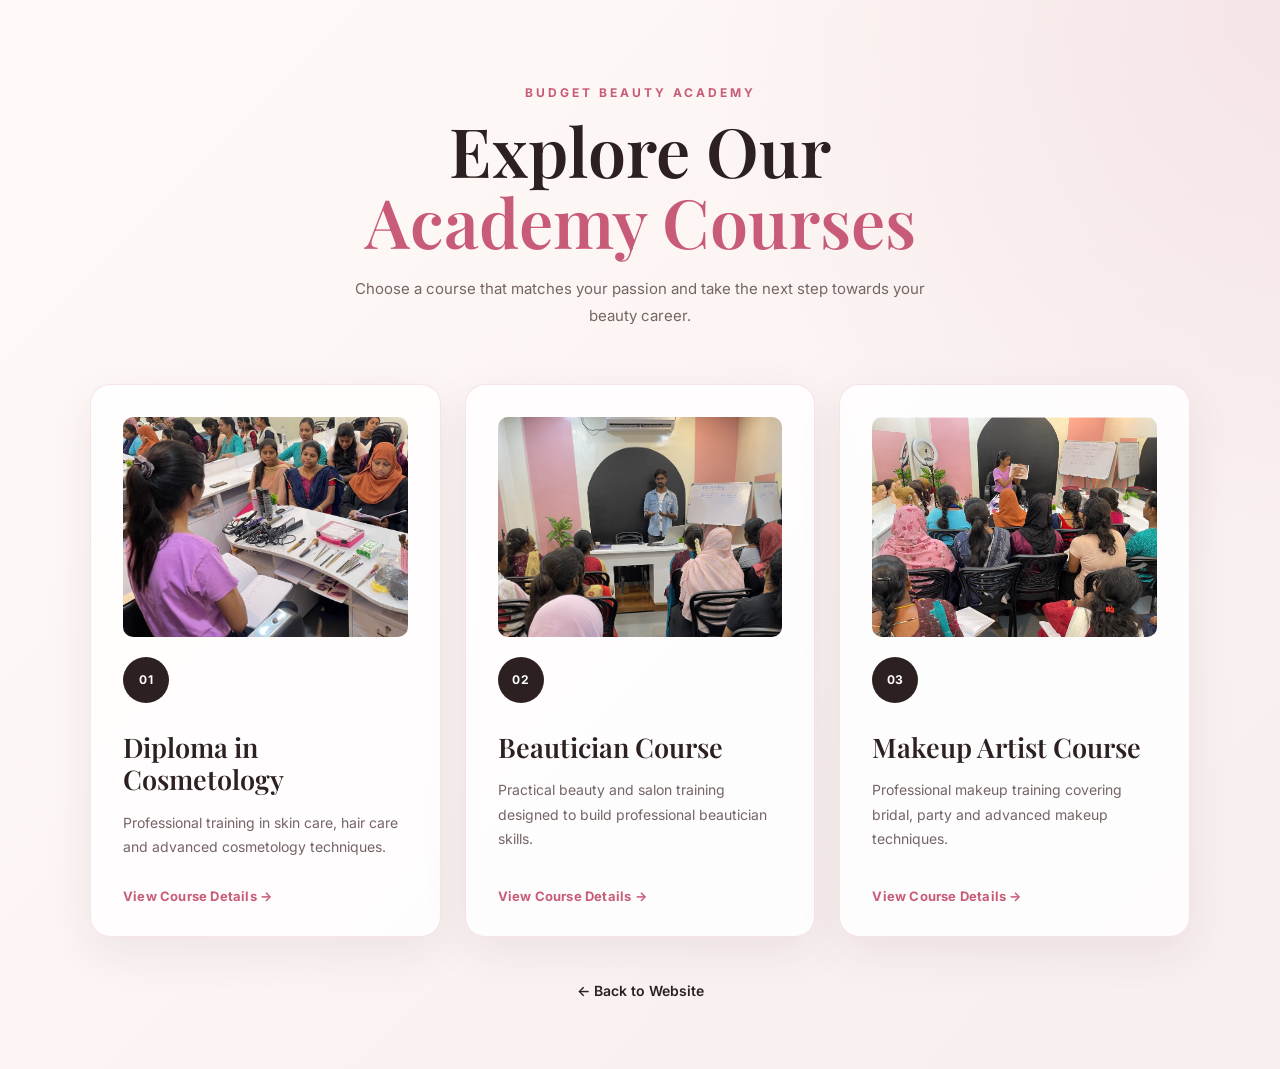
<file: academy.html>
<!DOCTYPE html>
<html lang="en">
<head>

  <meta charset="UTF-8" />

  <meta name="viewport" content="width=device-width, initial-scale=1.0" />

  <title>Academy Courses | Budget Beauty</title>

  <link rel="preconnect" href="https://fonts.googleapis.com">
  <link rel="preconnect" href="https://fonts.gstatic.com" crossorigin>

  <link
    href="https://fonts.googleapis.com/css2?family=Inter:wght@400;500;600;700&family=Playfair+Display:wght@500;600&display=swap"
    rel="stylesheet"
  />

  <link rel="stylesheet" href="style.css" />
  <link rel="stylesheet" href="academy.css" />

</head>

<body>

  <!-- =========================
       ACADEMY COURSES PAGE
  ========================= -->

  <main class="academy-courses-page">

    <div class="academy-page-heading">

      <p class="section-label">
        BUDGET BEAUTY ACADEMY
      </p>

      <h1>
        Explore Our<br>
        <span>Academy Courses</span>
      </h1>

      <p>
        Choose a course that matches your passion and
        take the next step towards your beauty career.
      </p>

    </div>


    <!-- =========================
         COURSE OPTIONS
    ========================= -->

    <div class="academy-course-list">


      <!-- COURSE 01 -->

      <a
        href="cosmetology.html"
        class="academy-course-card"
      >

<img
  src="academy1.jpg"
  alt="Diploma in Cosmetology"
  class="course-image"
>

        <span class="course-number">
          01
        </span>

        <h2>
          Diploma in Cosmetology
        </h2>

        <p>
          Professional training in skin care,
          hair care and advanced cosmetology techniques.
        </p>

        <span class="course-link">
          View Course Details →
        </span>

      </a>


      <!-- COURSE 02 -->

      <a
        href="beautician.html"
        class="academy-course-card"
      >


<img
  src="academy6.jpg"
  alt="Beautician Course"
  class="course-image"
>


        <span class="course-number">
          02
        </span>

        <h2>
          Beautician Course
        </h2>

        <p>
          Practical beauty and salon training designed
          to build professional beautician skills.
        </p>

        <span class="course-link">
          View Course Details →
        </span>

      </a>


      <!-- COURSE 03 -->

      <a
        href="makeup-artist.html"
        class="academy-course-card"
      >

<img
  src="academy4.jpg"
  alt="Makeup Artist Course"
  class="course-image"
>

        <span class="course-number">
          03
        </span>

        <h2>
          Makeup Artist Course
        </h2>

        <p>
          Professional makeup training covering bridal,
          party and advanced makeup techniques.
        </p>

        <span class="course-link">
          View Course Details →
        </span>

      </a>


    </div>


    <!-- BACK TO WEBSITE -->

    <a href="index.html" class="academy-back-link">
      ← Back to Website
    </a>

  </main>

</body>
</html>
</file>
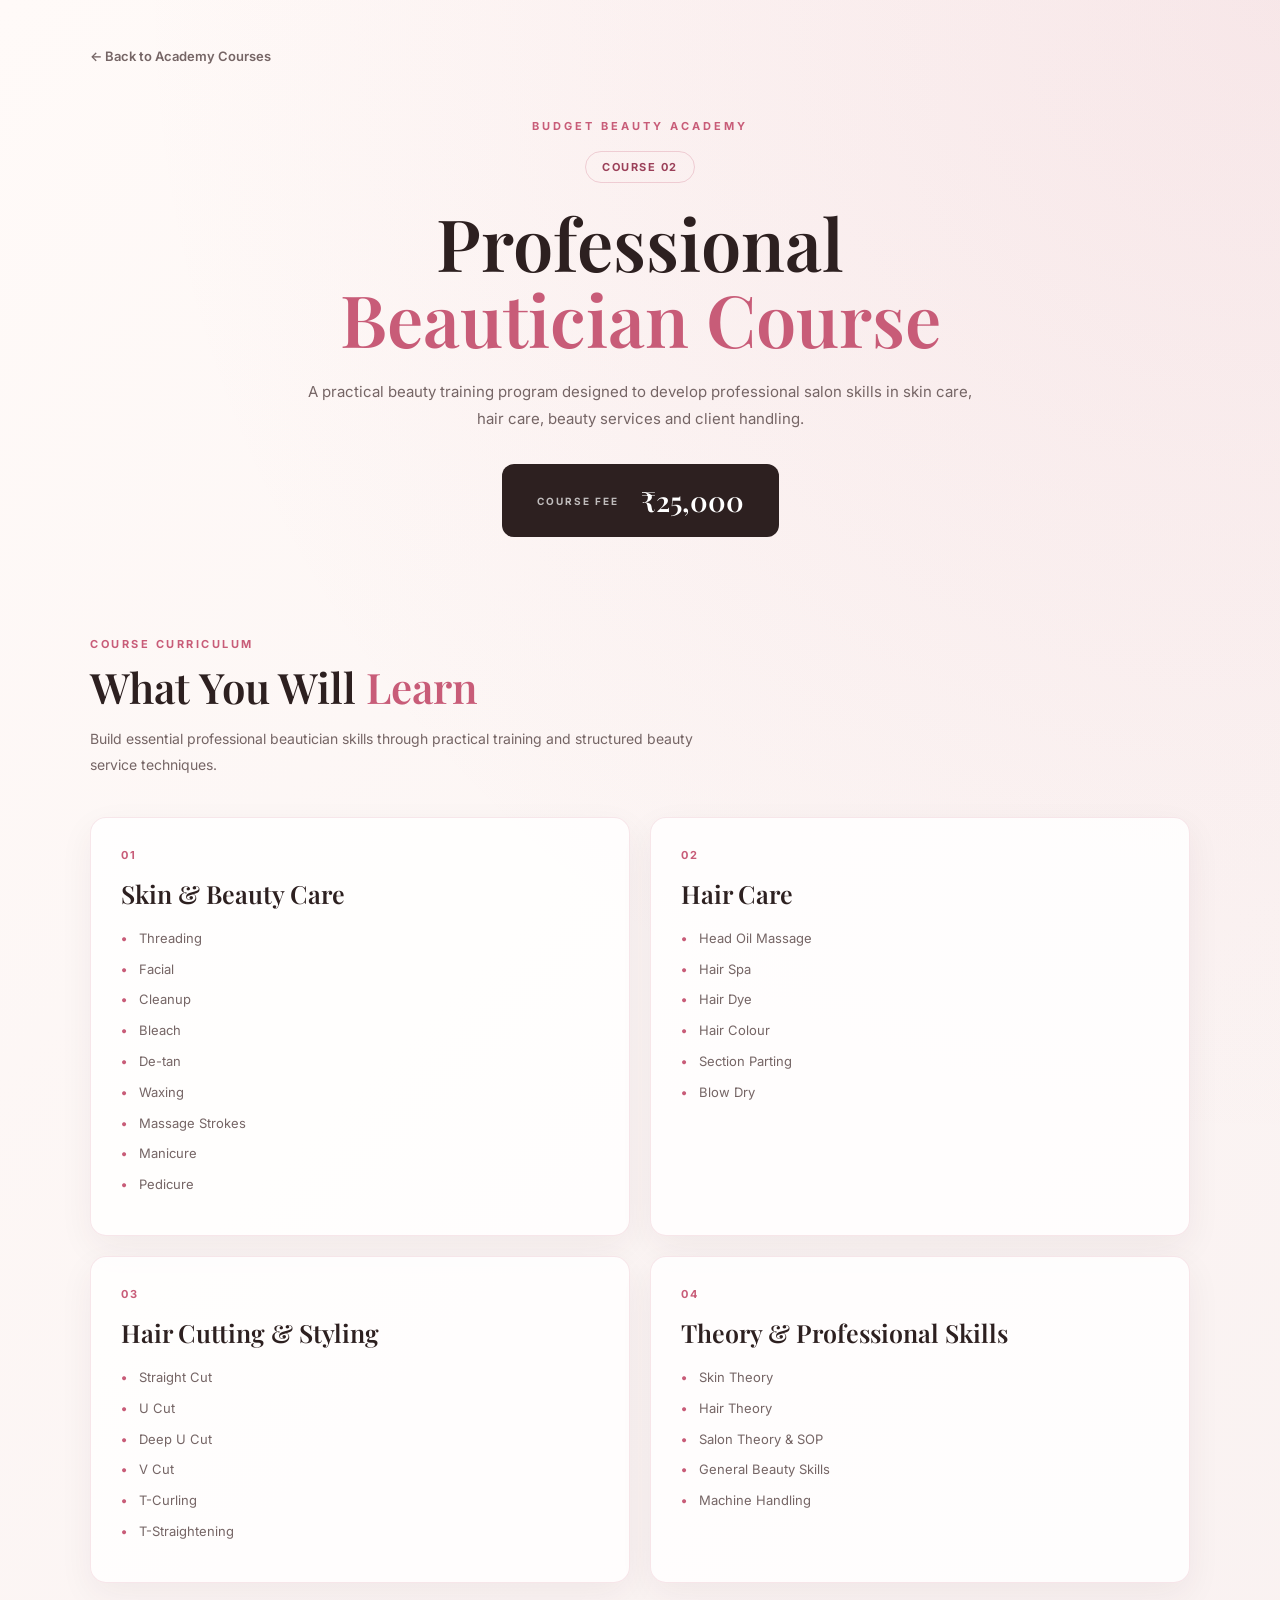
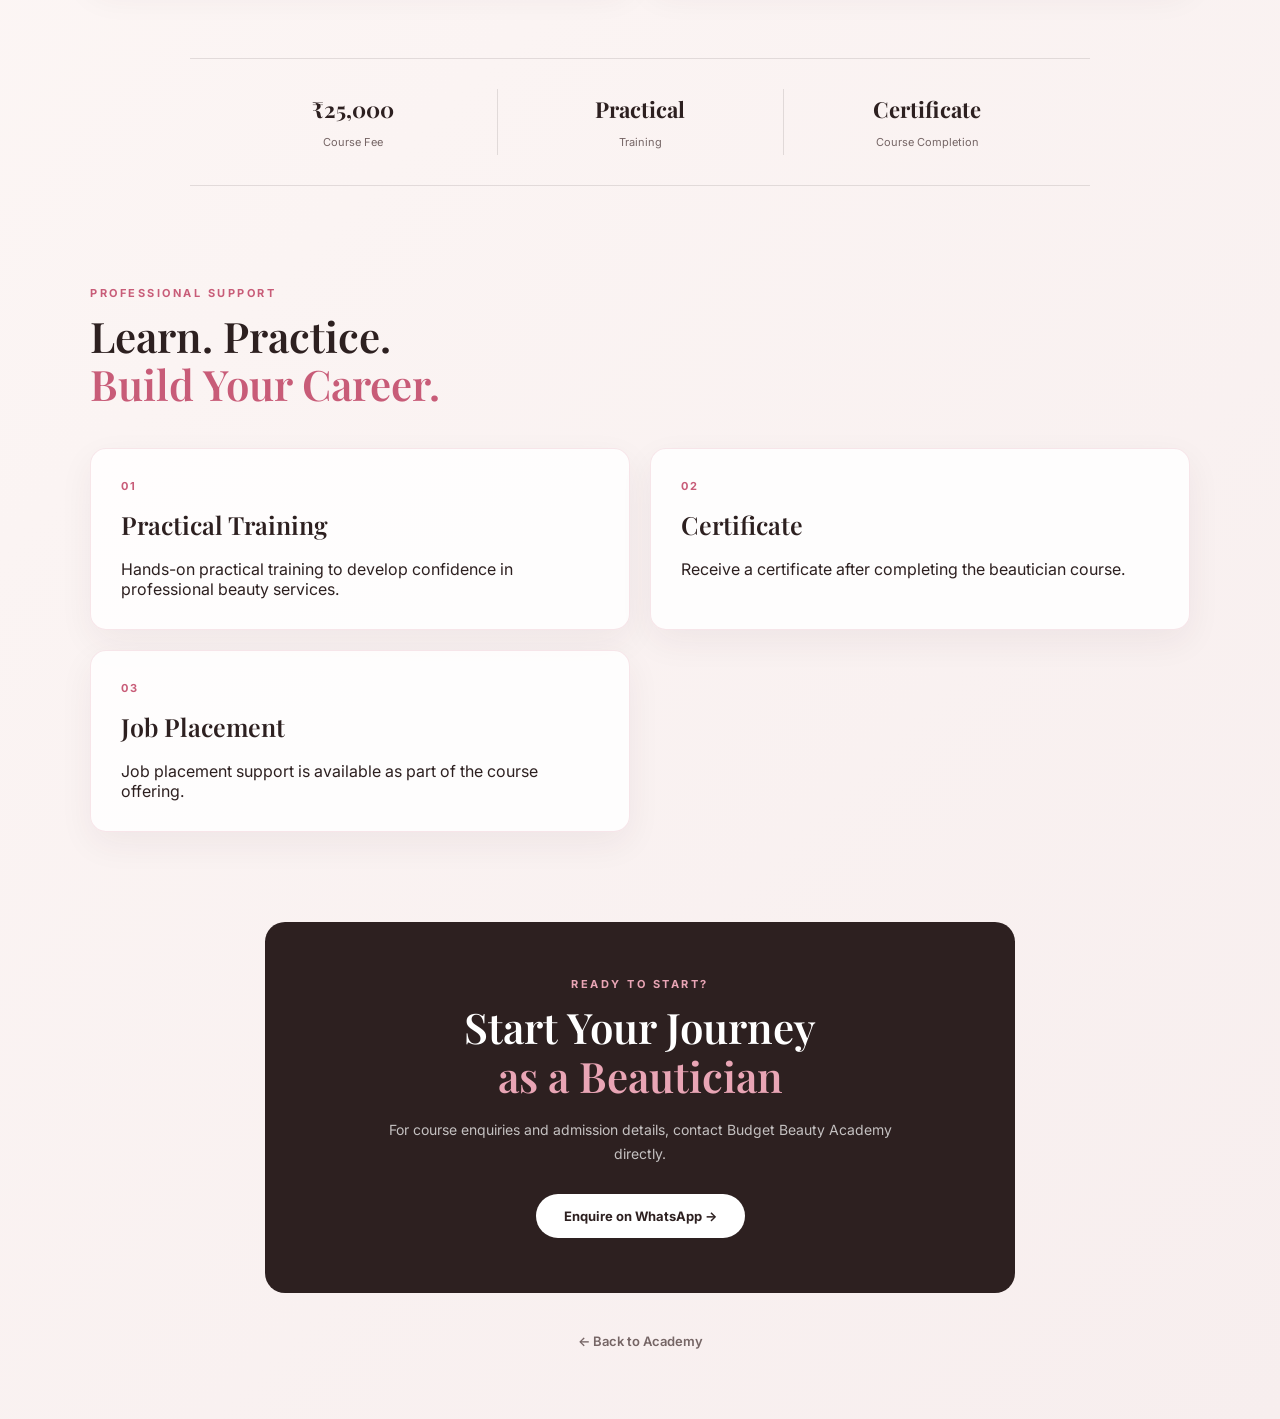
<file: beautician.html>
<!DOCTYPE html>
<html lang="en">
<head>

  <meta charset="UTF-8" />

  <meta
    name="viewport"
    content="width=device-width, initial-scale=1.0"
  />

  <title>Beautician Course | Budget Beauty Academy</title>

  <link rel="preconnect" href="https://fonts.googleapis.com">
  <link rel="preconnect" href="https://fonts.gstatic.com" crossorigin>

  <link
    href="https://fonts.googleapis.com/css2?family=Inter:wght@400;500;600;700&family=Playfair+Display:wght@500;600&display=swap"
    rel="stylesheet"
  />

  <link rel="stylesheet" href="style.css" />
  <link rel="stylesheet" href="academy.css" />

</head>

<body>

  <!-- =========================
       BEAUTICIAN COURSE PAGE
  ========================= -->

  <main class="course-detail-page">

    <!-- BACK -->

    <a href="academy.html" class="course-back">
      ← Back to Academy Courses
    </a>


    <!-- HERO -->

    <section class="course-detail-hero">

      <p class="course-detail-label">
        BUDGET BEAUTY ACADEMY
      </p>

      <span class="course-detail-number">
        COURSE 02
      </span>

      <h1>
        Professional<br>
        <span>Beautician Course</span>
      </h1>

      <p class="course-detail-intro">
        A practical beauty training program designed to
        develop professional salon skills in skin care,
        hair care, beauty services and client handling.
      </p>

      <div class="course-fee">
        <span>COURSE FEE</span>
        <strong>₹25,000</strong>
      </div>

    </section>


    <!-- WHAT YOU WILL LEARN -->

    <section class="course-content-section">

      <div class="course-section-heading">

        <p class="course-small-label">
          COURSE CURRICULUM
        </p>

        <h2>
          What You Will <span>Learn</span>
        </h2>

        <p>
          Build essential professional beautician skills
          through practical training and structured beauty
          service techniques.
        </p>

      </div>


      <div class="syllabus-grid">


        <!-- SKIN & BEAUTY -->

        <div class="syllabus-card">

          <span class="syllabus-number">
            01
          </span>

          <h3>
            Skin & Beauty Care
          </h3>

          <ul>
            <li>Threading</li>
            <li>Facial</li>
            <li>Cleanup</li>
            <li>Bleach</li>
            <li>De-tan</li>
            <li>Waxing</li>
            <li>Massage Strokes</li>
            <li>Manicure</li>
            <li>Pedicure</li>
          </ul>

        </div>


        <!-- HAIR CARE -->

        <div class="syllabus-card">

          <span class="syllabus-number">
            02
          </span>

          <h3>
            Hair Care
          </h3>

          <ul>
            <li>Head Oil Massage</li>
            <li>Hair Spa</li>
            <li>Hair Dye</li>
            <li>Hair Colour</li>
            <li>Section Parting</li>
            <li>Blow Dry</li>
          </ul>

        </div>


        <!-- HAIR CUTTING -->

        <div class="syllabus-card">

          <span class="syllabus-number">
            03
          </span>

          <h3>
            Hair Cutting & Styling
          </h3>

          <ul>
            <li>Straight Cut</li>
            <li>U Cut</li>
            <li>Deep U Cut</li>
            <li>V Cut</li>
            <li>T-Curling</li>
            <li>T-Straightening</li>
          </ul>

        </div>


        <!-- THEORY & SKILLS -->

        <div class="syllabus-card">

          <span class="syllabus-number">
            04
          </span>

          <h3>
            Theory & Professional Skills
          </h3>

          <ul>
            <li>Skin Theory</li>
            <li>Hair Theory</li>
            <li>Salon Theory & SOP</li>
            <li>General Beauty Skills</li>
            <li>Machine Handling</li>
          </ul>

        </div>

      </div>

    </section>


    <!-- COURSE BENEFITS -->

    <section class="course-highlights">

      <div class="highlight-item">
        <strong>₹25,000</strong>
        <span>Course Fee</span>
      </div>

      <div class="highlight-item">
        <strong>Practical</strong>
        <span>Training</span>
      </div>

      <div class="highlight-item">
        <strong>Certificate</strong>
        <span>Course Completion</span>
      </div>

    </section>


    <!-- CAREER SUPPORT -->

    <section class="course-content-section course-support">

      <div class="course-section-heading">

        <p class="course-small-label">
          PROFESSIONAL SUPPORT
        </p>

        <h2>
          Learn. Practice.<br>
          <span>Build Your Career.</span>
        </h2>

      </div>

      <div class="syllabus-grid">

        <div class="syllabus-card">

          <span class="syllabus-number">
            01
          </span>

          <h3>
            Practical Training
          </h3>

          <p>
            Hands-on practical training to develop
            confidence in professional beauty services.
          </p>

        </div>


        <div class="syllabus-card">

          <span class="syllabus-number">
            02
          </span>

          <h3>
            Certificate
          </h3>

          <p>
            Receive a certificate after completing
            the beautician course.
          </p>

        </div>


        <div class="syllabus-card">

          <span class="syllabus-number">
            03
          </span>

          <h3>
            Job Placement
          </h3>

          <p>
            Job placement support is available
            as part of the course offering.
          </p>

        </div>

      </div>

    </section>


    <!-- ENQUIRY -->

    <section class="course-enquiry">

      <p class="course-small-label">
        READY TO START?
      </p>

      <h2>
        Start Your Journey<br>
        <span>as a Beautician</span>
      </h2>

      <p>
        For course enquiries and admission details,
        contact Budget Beauty Academy directly.
      </p>

      <a
        href="https://wa.me/919150979121?text=Hello%20Budget%20Beauty%20Academy%2C%20I%20am%20interested%20in%20the%20Beautician%20Course."
        target="_blank"
        rel="noopener"
        class="course-whatsapp-btn"
      >
        Enquire on WhatsApp →
      </a>

    </section>


    <!-- BACK -->

    <a href="academy.html" class="course-bottom-back">
      ← Back to Academy
    </a>

  </main>

</body>
</html>
</file>
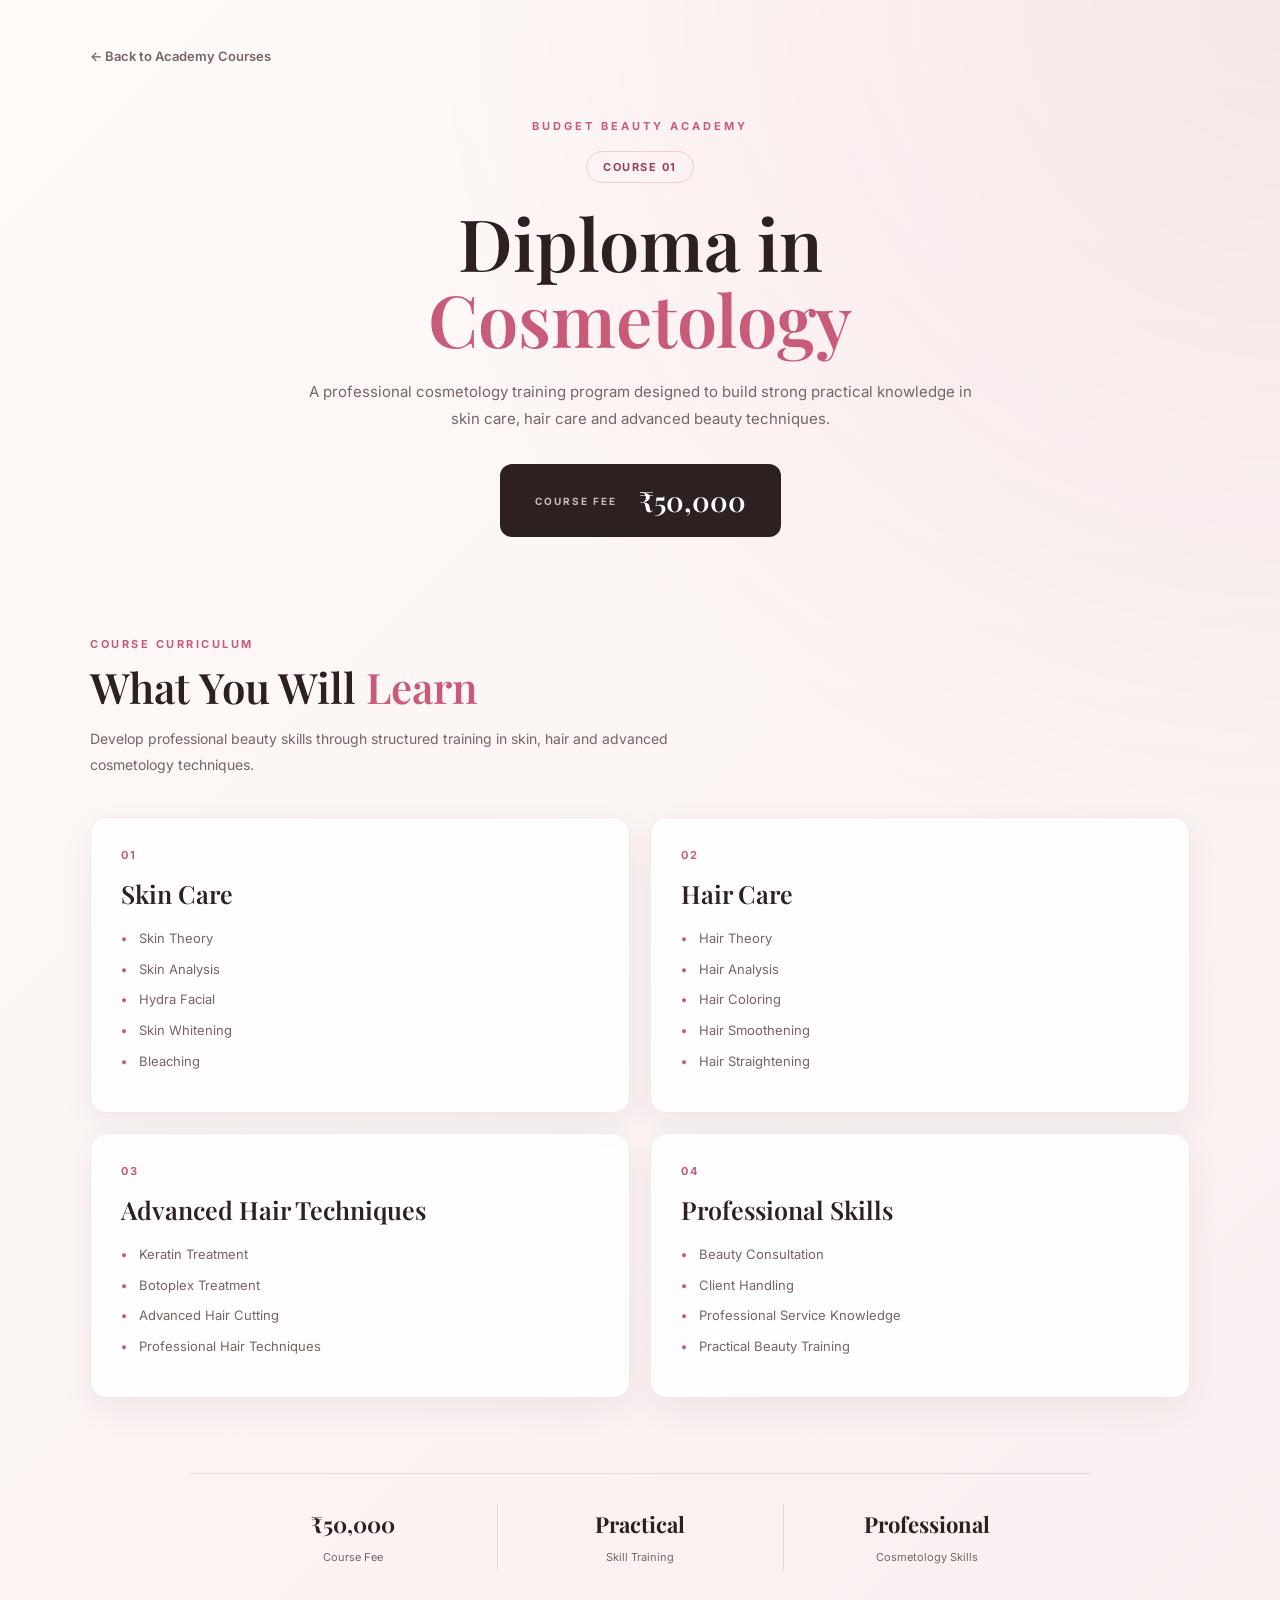
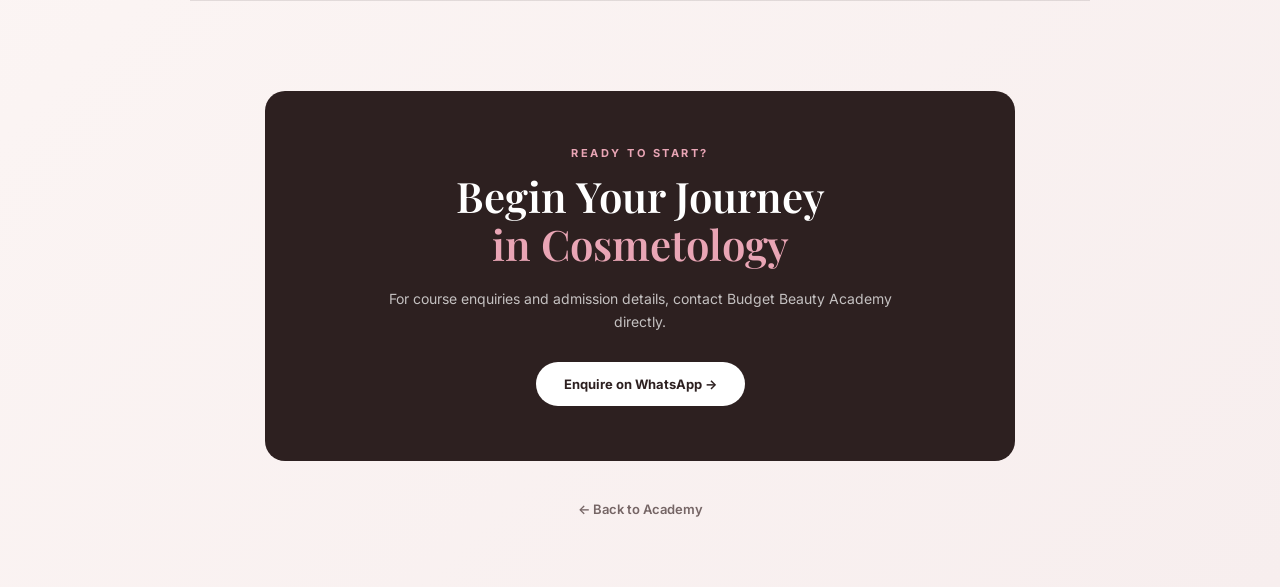
<file: cosmetology.html>
<!DOCTYPE html>
<html lang="en">
<head>

  <meta charset="UTF-8" />

  <meta
    name="viewport"
    content="width=device-width, initial-scale=1.0"
  />

  <title>Diploma in Cosmetology | Budget Beauty Academy</title>

  <link rel="preconnect" href="https://fonts.googleapis.com">
  <link rel="preconnect" href="https://fonts.gstatic.com" crossorigin>

  <link
    href="https://fonts.googleapis.com/css2?family=Inter:wght@400;500;600;700&family=Playfair+Display:wght@500;600&display=swap"
    rel="stylesheet"
  />

  <link rel="stylesheet" href="style.css" />
  <link rel="stylesheet" href="academy.css" />

</head>

<body>

  <!-- =========================
       COSMETOLOGY COURSE PAGE
  ========================= -->

  <main class="course-detail-page">

    <!-- BACK -->

    <a href="academy.html" class="course-back">
      ← Back to Academy Courses
    </a>


    <!-- HERO -->

    <section class="course-detail-hero">

      <p class="course-detail-label">
        BUDGET BEAUTY ACADEMY
      </p>

      <span class="course-detail-number">
        COURSE 01
      </span>

      <h1>
        Diploma in<br>
        <span>Cosmetology</span>
      </h1>

      <p class="course-detail-intro">
        A professional cosmetology training program designed
        to build strong practical knowledge in skin care,
        hair care and advanced beauty techniques.
      </p>

      <div class="course-fee">
        <span>COURSE FEE</span>
        <strong>₹50,000</strong>
      </div>

    </section>


    <!-- WHAT YOU WILL LEARN -->

    <section class="course-content-section">

      <div class="course-section-heading">

        <p class="course-small-label">
          COURSE CURRICULUM
        </p>

        <h2>
          What You Will <span>Learn</span>
        </h2>

        <p>
          Develop professional beauty skills through
          structured training in skin, hair and advanced
          cosmetology techniques.
        </p>

      </div>


      <div class="syllabus-grid">

        <!-- SKIN -->

        <div class="syllabus-card">

          <span class="syllabus-number">
            01
          </span>

          <h3>
            Skin Care
          </h3>

          <ul>
            <li>Skin Theory</li>
            <li>Skin Analysis</li>
            <li>Hydra Facial</li>
            <li>Skin Whitening</li>
            <li>Bleaching</li>
          </ul>

        </div>


        <!-- HAIR -->

        <div class="syllabus-card">

          <span class="syllabus-number">
            02
          </span>

          <h3>
            Hair Care
          </h3>

          <ul>
            <li>Hair Theory</li>
            <li>Hair Analysis</li>
            <li>Hair Coloring</li>
            <li>Hair Smoothening</li>
            <li>Hair Straightening</li>
          </ul>

        </div>


        <!-- ADVANCED -->

        <div class="syllabus-card">

          <span class="syllabus-number">
            03
          </span>

          <h3>
            Advanced Hair Techniques
          </h3>

          <ul>
            <li>Keratin Treatment</li>
            <li>Botoplex Treatment</li>
            <li>Advanced Hair Cutting</li>
            <li>Professional Hair Techniques</li>
          </ul>

        </div>


        <!-- PROFESSIONAL -->

        <div class="syllabus-card">

          <span class="syllabus-number">
            04
          </span>

          <h3>
            Professional Skills
          </h3>

          <ul>
            <li>Beauty Consultation</li>
            <li>Client Handling</li>
            <li>Professional Service Knowledge</li>
            <li>Practical Beauty Training</li>
          </ul>

        </div>

      </div>

    </section>


    <!-- COURSE HIGHLIGHTS -->

    <section class="course-highlights">

      <div class="highlight-item">
        <strong>₹50,000</strong>
        <span>Course Fee</span>
      </div>

      <div class="highlight-item">
        <strong>Practical</strong>
        <span>Skill Training</span>
      </div>

      <div class="highlight-item">
        <strong>Professional</strong>
        <span>Cosmetology Skills</span>
      </div>

    </section>


    <!-- ENQUIRY -->

    <section class="course-enquiry">

      <p class="course-small-label">
        READY TO START?
      </p>

      <h2>
        Begin Your Journey<br>
        <span>in Cosmetology</span>
      </h2>

      <p>
        For course enquiries and admission details,
        contact Budget Beauty Academy directly.
      </p>

      <a
        href="https://wa.me/919150979121?text=Hello%20Budget%20Beauty%20Academy%2C%20I%20am%20interested%20in%20the%20Diploma%20in%20Cosmetology%20course."
        target="_blank"
        rel="noopener"
        class="course-whatsapp-btn"
      >
        Enquire on WhatsApp →
      </a>

    </section>


    <!-- BACK -->

    <a href="academy.html" class="course-bottom-back">
      ← Back to Academy
    </a>

  </main>

</body>
</html>
</file>
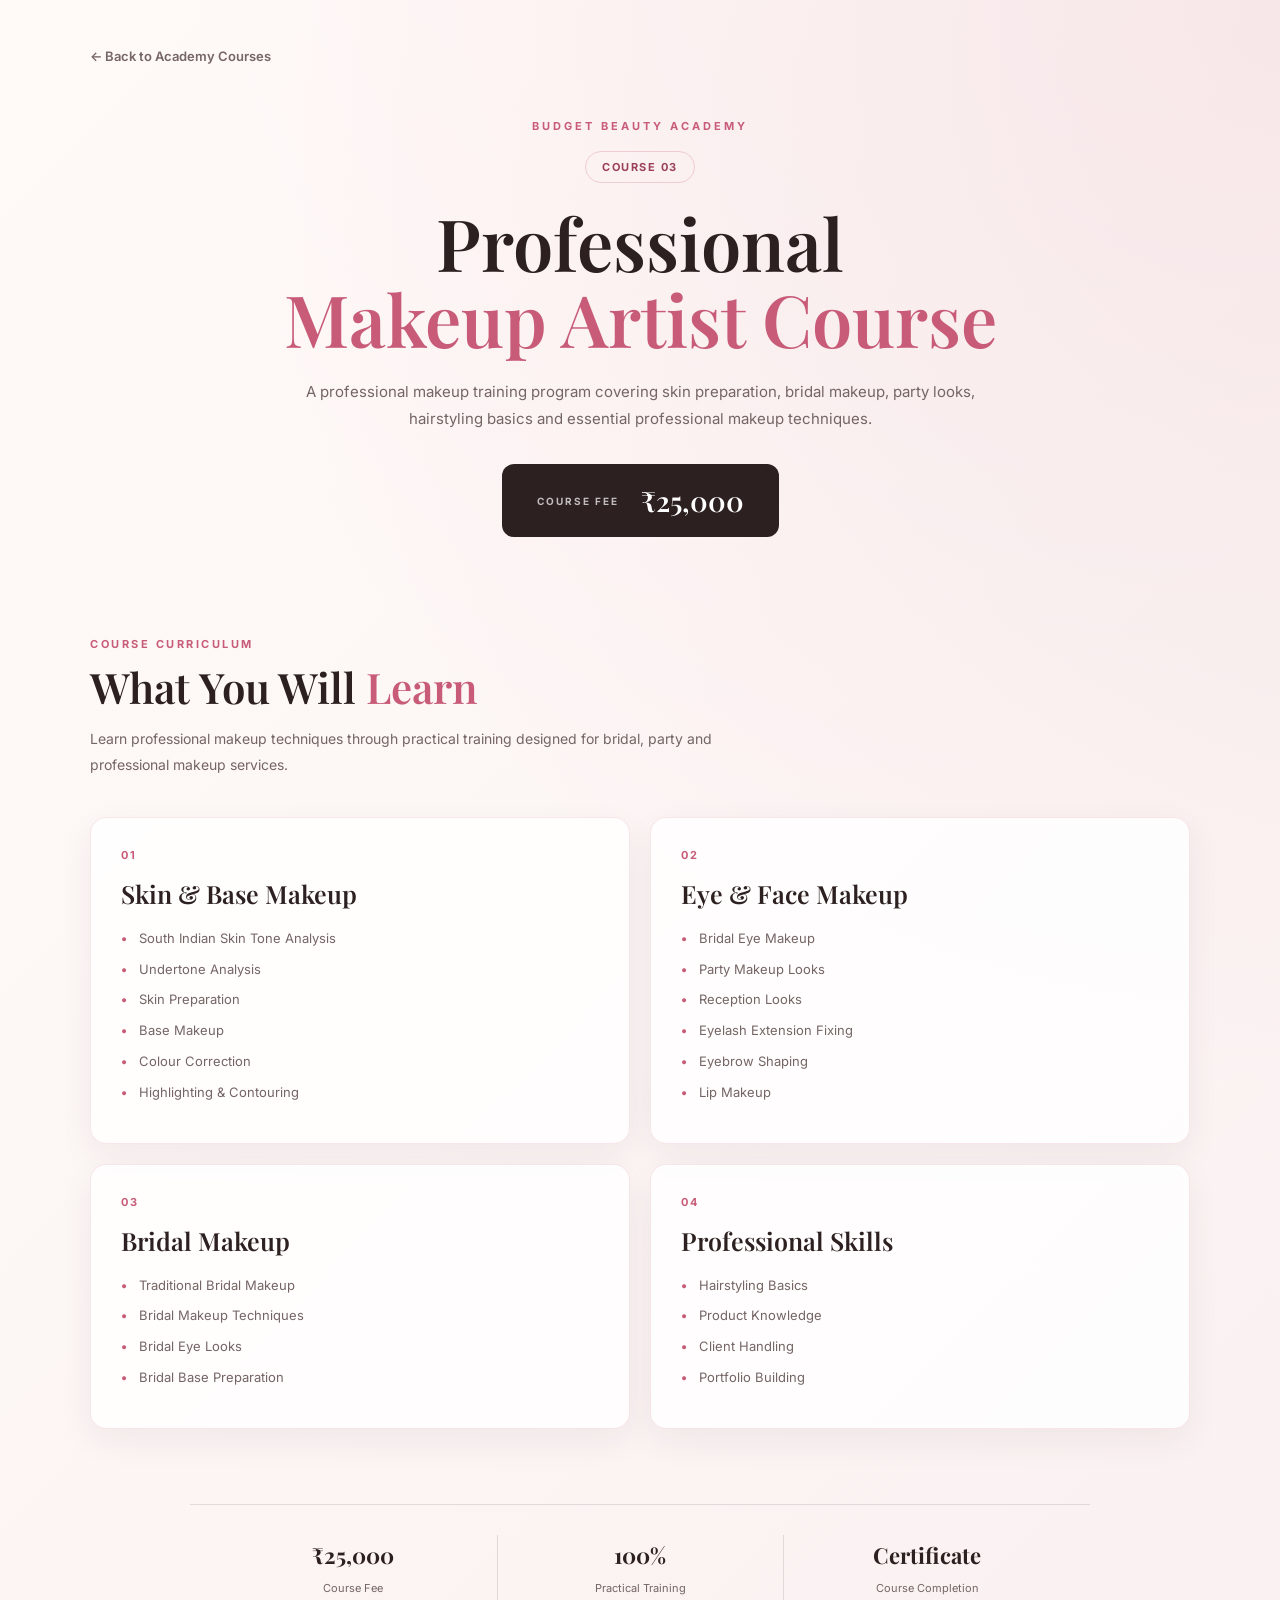
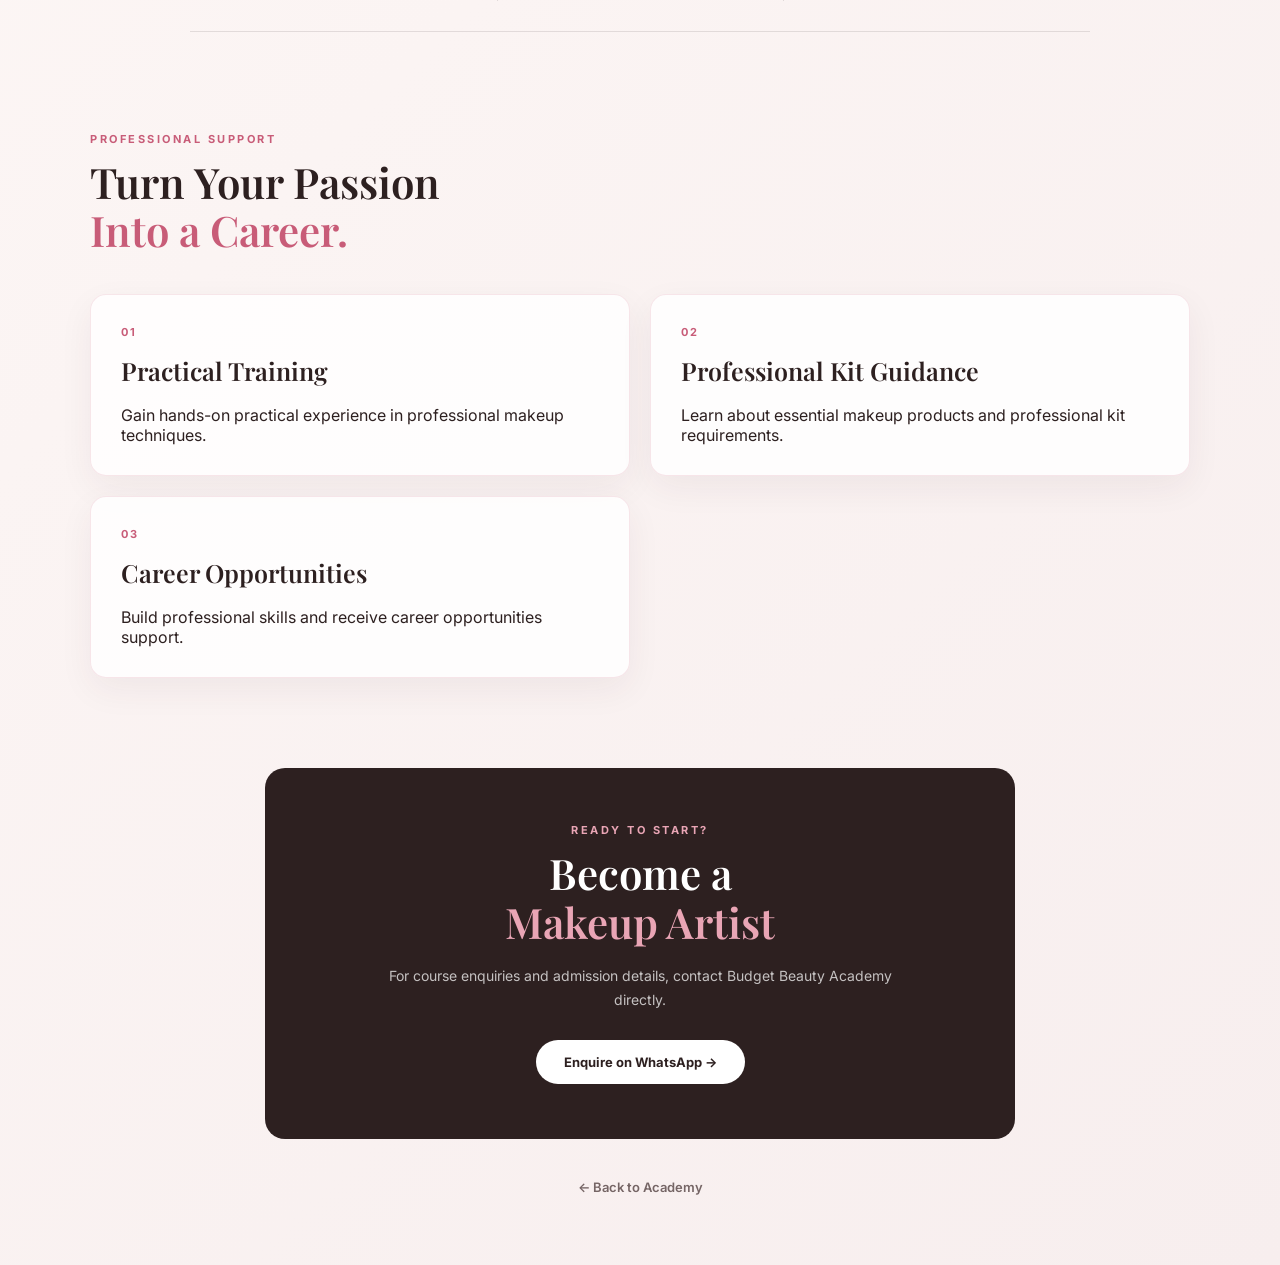
<file: makeup-artist.html>
<!DOCTYPE html>
<html lang="en">
<head>

  <meta charset="UTF-8" />

  <meta
    name="viewport"
    content="width=device-width, initial-scale=1.0"
  />

  <title>Makeup Artist Course | Budget Beauty Academy</title>

  <link rel="preconnect" href="https://fonts.googleapis.com">
  <link rel="preconnect" href="https://fonts.gstatic.com" crossorigin>

  <link
    href="https://fonts.googleapis.com/css2?family=Inter:wght@400;500;600;700&family=Playfair+Display:wght@500;600&display=swap"
    rel="stylesheet"
  />

  <link rel="stylesheet" href="style.css" />
  <link rel="stylesheet" href="academy.css" />

</head>

<body>

  <!-- =========================
       MAKEUP ARTIST COURSE PAGE
  ========================= -->

  <main class="course-detail-page">

    <a href="academy.html" class="course-back">
      ← Back to Academy Courses
    </a>


    <!-- HERO -->

    <section class="course-detail-hero">

      <p class="course-detail-label">
        BUDGET BEAUTY ACADEMY
      </p>

      <span class="course-detail-number">
        COURSE 03
      </span>

      <h1>
        Professional<br>
        <span>Makeup Artist Course</span>
      </h1>

      <p class="course-detail-intro">
        A professional makeup training program covering
        skin preparation, bridal makeup, party looks,
        hairstyling basics and essential professional
        makeup techniques.
      </p>

      <div class="course-fee">
        <span>COURSE FEE</span>
        <strong>₹25,000</strong>
      </div>

    </section>


    <!-- CURRICULUM -->

    <section class="course-content-section">

      <div class="course-section-heading">

        <p class="course-small-label">
          COURSE CURRICULUM
        </p>

        <h2>
          What You Will <span>Learn</span>
        </h2>

        <p>
          Learn professional makeup techniques through
          practical training designed for bridal, party
          and professional makeup services.
        </p>

      </div>


      <div class="syllabus-grid">


        <!-- SKIN PREPARATION -->

        <div class="syllabus-card">

          <span class="syllabus-number">
            01
          </span>

          <h3>
            Skin & Base Makeup
          </h3>

          <ul>
            <li>South Indian Skin Tone Analysis</li>
            <li>Undertone Analysis</li>
            <li>Skin Preparation</li>
            <li>Base Makeup</li>
            <li>Colour Correction</li>
            <li>Highlighting & Contouring</li>
          </ul>

        </div>


        <!-- EYE & FACE -->

        <div class="syllabus-card">

          <span class="syllabus-number">
            02
          </span>

          <h3>
            Eye & Face Makeup
          </h3>

          <ul>
            <li>Bridal Eye Makeup</li>
            <li>Party Makeup Looks</li>
            <li>Reception Looks</li>
            <li>Eyelash Extension Fixing</li>
            <li>Eyebrow Shaping</li>
            <li>Lip Makeup</li>
          </ul>

        </div>


        <!-- BRIDAL -->

        <div class="syllabus-card">

          <span class="syllabus-number">
            03
          </span>

          <h3>
            Bridal Makeup
          </h3>

          <ul>
            <li>Traditional Bridal Makeup</li>
            <li>Bridal Makeup Techniques</li>
            <li>Bridal Eye Looks</li>
            <li>Bridal Base Preparation</li>
          </ul>

        </div>


        <!-- PROFESSIONAL -->

        <div class="syllabus-card">

          <span class="syllabus-number">
            04
          </span>

          <h3>
            Professional Skills
          </h3>

          <ul>
            <li>Hairstyling Basics</li>
            <li>Product Knowledge</li>
            <li>Client Handling</li>
            <li>Portfolio Building</li>
          </ul>

        </div>

      </div>

    </section>


    <!-- COURSE BENEFITS -->

    <section class="course-highlights">

      <div class="highlight-item">
        <strong>₹25,000</strong>
        <span>Course Fee</span>
      </div>

      <div class="highlight-item">
        <strong>100%</strong>
        <span>Practical Training</span>
      </div>

      <div class="highlight-item">
        <strong>Certificate</strong>
        <span>Course Completion</span>
      </div>

    </section>


    <!-- CAREER SUPPORT -->

    <section class="course-content-section course-support">

      <div class="course-section-heading">

        <p class="course-small-label">
          PROFESSIONAL SUPPORT
        </p>

        <h2>
          Turn Your Passion<br>
          <span>Into a Career.</span>
        </h2>

      </div>


      <div class="syllabus-grid">

        <div class="syllabus-card">

          <span class="syllabus-number">
            01
          </span>

          <h3>
            Practical Training
          </h3>

          <p>
            Gain hands-on practical experience in
            professional makeup techniques.
          </p>

        </div>


        <div class="syllabus-card">

          <span class="syllabus-number">
            02
          </span>

          <h3>
            Professional Kit Guidance
          </h3>

          <p>
            Learn about essential makeup products
            and professional kit requirements.
          </p>

        </div>


        <div class="syllabus-card">

          <span class="syllabus-number">
            03
          </span>

          <h3>
            Career Opportunities
          </h3>

          <p>
            Build professional skills and receive
            career opportunities support.
          </p>

        </div>

      </div>

    </section>


    <!-- WHATSAPP ENQUIRY -->

    <section class="course-enquiry">

      <p class="course-small-label">
        READY TO START?
      </p>

      <h2>
        Become a<br>
        <span>Makeup Artist</span>
      </h2>

      <p>
        For course enquiries and admission details,
        contact Budget Beauty Academy directly.
      </p>

      <a
        href="https://wa.me/919150979121?text=Hello%20Budget%20Beauty%20Academy%2C%20I%20am%20interested%20in%20the%20Makeup%20Artist%20Course."
        target="_blank"
        rel="noopener"
        class="course-whatsapp-btn"
      >
        Enquire on WhatsApp →
      </a>

    </section>


    <!-- BACK -->

    <a href="academy.html" class="course-bottom-back">
      ← Back to Academy
    </a>

  </main>

</body>
</html>
</file>
<file: style.css>
/* =========================================================
   BUDGET BEAUTY
   PREMIUM BEAUTY LOUNGE & ACADEMY
   FINAL CLEAN CSS
========================================================= */

@import url(
  'https://fonts.googleapis.com/css2?family=DM+Sans:wght@400;500;600;700&family=Playfair+Display:ital,wght@0,400;0,500;0,600;0,700;1,400;1,500;1,600&display=swap'
);

/* =========================================================
   VARIABLES
========================================================= */

:root {
  --cream: #fbf5f3;
  --cream-dark: #f3e8e5;
  --rose: #c75d79;
  --rose-dark: #a94762;
  --rose-light: #e9a9b8;
  --dark: #2b2023;
  --soft-dark: #625458;
  --white: #ffffff;
  --border: rgba(50, 30, 35, 0.11);
  --shadow: 0 20px 50px rgba(43, 32, 35, 0.10);
}

/* =========================================================
   RESET
========================================================= */

* {
  margin: 0;
  padding: 0;
  box-sizing: border-box;
}

html {
  scroll-behavior: smooth;
}

body {
  font-family: 'DM Sans', sans-serif;
  background: var(--cream);
  color: var(--dark);
  overflow-x: hidden;
}

body.overlay-open {
  overflow: hidden;
}

img {
  max-width: 100%;
}

button,
a {
  font-family: inherit;
}

/* =========================================================
   HEADER
========================================================= */

.site-header {
  position: fixed;
  top: 0;
  left: 0;
  width: 100%;
  z-index: 1000;
}

.navbar {
  width: 100%;
  min-height: 70px;
  padding: 0 6%;

  display: flex;
  align-items: center;
  justify-content: center;
  gap: 30px;

  background: rgba(255, 250, 248, 0.94);
  backdrop-filter: blur(18px);
  -webkit-backdrop-filter: blur(18px);

  border-bottom: 1px solid var(--border);
}

.nav-links {
  display: flex;
  align-items: center;
  gap: 28px;
  list-style: none;
}

.nav-links li {
  list-style: none;
}

.nav-links a {
  position: relative;

  text-decoration: none;
  color: var(--dark);

  font-size: 13px;
  font-weight: 500;

  transition: color 0.3s ease;
}

.nav-links a::after {
  content: "";

  position: absolute;
  left: 0;
  bottom: -7px;

  width: 0;
  height: 1px;

  background: var(--rose);

  transition: width 0.3s ease;
}

.nav-links a:hover {
  color: var(--rose);
}

.nav-links a:hover::after {
  width: 100%;
}

/* ACADEMY COURSES AVAILABLE */

.academy-nav-link {
  display: inline-flex;
  flex-direction: column;
  align-items: center;
  gap: 4px;
}


.courses-available {
  display: block !important;
  visibility: visible !important;
  opacity: 1 !important;
  color: #c06b83 !important;
  font-size: 11px !important;
  font-weight: 800 !important;
  letter-spacing: 0.5px;
  white-space: nowrap;
  animation: courseArrow 1.2s ease-in-out infinite;
}


@keyframes courseArrow {
  0%, 100% {
    transform: translateY(0);
  }
  50% {
    transform: translateY(3px);
  }
}


.courses-promo {
    display: flex;
    flex-direction: column;
    align-items: center;
    gap: 3px;
    padding: 8px 12px;
    border: 1px solid var(--rose);
    border-radius: 10px;
    color: var(--rose) !important;
    text-decoration: none;
    font-size: 10px !important;
    font-weight: 700 !important;
    white-space: nowrap;
    line-height: 1.4;
}

.courses-promo span {
    font-size: 9px;
    font-weight: 500;
}

.courses-promo:hover {
    background: var(--rose);
    color: white !important;
}

.courses-promo:hover span {
    color: white;
}

/* =========================================================
   NAV BUTTON
========================================================= */

.nav-button {
  text-decoration: none;

  background: var(--rose);
  color: white;

  padding: 11px 21px;

  border-radius: 30px;

  font-size: 12px;
  font-weight: 600;

  transition: 0.3s ease;
}

.nav-button:hover {
  background: var(--rose-dark);
  transform: translateY(-2px);
}

/* =========================================================
   HERO
========================================================= */

.hero {
  position: relative;

  min-height: 100vh;
  min-height: 100svh;

  padding: 100px 7% 70px;

  display: flex;
  align-items: center;
  justify-content: center;

  text-align: center;

  overflow: hidden;

  background:
    linear-gradient(
      rgba(30, 18, 22, 0.48),
      rgba(30, 18, 22, 0.68)
    ),
    url("hero.jpg");

  background-size: cover;
  background-position: center;
  background-repeat: no-repeat;
}

.hero-content {
  position: relative;
  z-index: 2;

  width: 100%;
  max-width: 900px;

  display: flex;
  flex-direction: column;
  align-items: center;

  text-align: center;
}

/* =========================================================
   HERO LOGO
========================================================= */

.hero-logo {
  width: 125px;
  height: 125px;

  margin-bottom: 25px;

  padding: 5px;

  border-radius: 50%;

  background: white;

  overflow: hidden;

  box-shadow:
    0 15px 45px rgba(0, 0, 0, 0.28);
}

.hero-logo img {
  width: 100%;
  height: 100%;

  object-fit: cover;

  border-radius: 50%;
}

/* =========================================================
   HERO LABEL
========================================================= */

.hero-label {
  margin-bottom: 20px;

  color: #f4cbd5;

  font-size: 11px;
  font-weight: 600;

  letter-spacing: 5px;

  text-transform: uppercase;
}

/* =========================================================
   HERO TITLE
========================================================= */

.hero h1 {
  margin-bottom: 25px;

  font-family: 'Playfair Display', serif;

  color: white;

  font-size: clamp(55px, 7.5vw, 100px);

  line-height: 0.92;

  font-weight: 500;

  letter-spacing: -1px;

  text-shadow:
    0 4px 25px rgba(0, 0, 0, 0.25);
}

.hero h1 span {
  display: block;

  color: var(--rose-light);

  font-style: italic;
}

/* =========================================================
   HERO DESCRIPTION
========================================================= */

.hero-description {
  max-width: 620px;

  margin-bottom: 30px;

  color: rgba(255, 255, 255, 0.88);

  font-size: 16px;

  line-height: 1.8;
}

/* =========================================================
   HERO BUTTONS
========================================================= */

.hero-buttons {
  display: flex;
  justify-content: center;
  gap: 14px;
}

.primary-button,
.secondary-button {
  display: inline-block;

  padding: 14px 27px;

  border-radius: 30px;

  font-size: 13px;

  text-decoration: none;

  transition: 0.3s ease;
}

.primary-button {
  background: var(--rose);
  color: white;

  font-weight: 600;
}

.primary-button:hover {
  background: var(--rose-dark);
  transform: translateY(-2px);
}

.secondary-button {
  color: white;

  border: 1px solid rgba(255, 255, 255, 0.65);
}

.secondary-button:hover {
  background: rgba(255, 255, 255, 0.12);
}

/* =========================================================
   HERO LOCATION
========================================================= */

.hero-location {
  position: absolute;

  bottom: 22px;
  left: 50%;

  transform: translateX(-50%);

  z-index: 3;

  color: rgba(255, 255, 255, 0.75);

  font-size: 10px;

  letter-spacing: 4px;

  white-space: nowrap;
}

/* =========================================================
   COMMON SECTION
========================================================= */

.section {
  padding: 110px 8%;
}

.section-heading {
  max-width: 800px;
  margin-bottom: 55px;
}

.section-label {
  margin-bottom: 15px;

  color: var(--rose);

  font-size: 11px;
  font-weight: 600;

  letter-spacing: 4px;
}

.section-heading h2 {
  font-family: 'Playfair Display', serif;

  font-size: clamp(42px, 5vw, 70px);

  line-height: 1;

  font-weight: 500;
}
/* =========================================================
   ABOUT SECTION
========================================================= */

.about-section {
    padding: 120px 8%;
    background: var(--cream);
}


/* =========================================================
   ABOUT CONTAINER
========================================================= */

.about-container {
    max-width: 1250px;
    margin: auto;

    display: grid;

    grid-template-columns: 1fr 1fr;

    gap: 80px;

    align-items: center;
}


/* =========================================================
   ABOUT IMAGE
========================================================= */

.about-image {
    position: relative;

    width: 100%;
    height: 620px;

    overflow: visible;

    border-radius: 4px;
}


/* Image */

.about-image img {
    width: 100%;
    height: 100%;

    display: block;

    object-fit: cover;

    object-position: center;

    border-radius: 4px;
}


/* =========================================================
   ROUND BEAUTY BADGE
========================================================= */

.about-badge {
    position: absolute;

    right: 28px;
    bottom: 28px;

    width: 145px;
    height: 145px;

    border-radius: 50%;

    background: var(--rose);

    color: white;

    display: flex;

    flex-direction: column;

    align-items: center;

    justify-content: center;

    text-align: center;

    z-index: 5;

    box-shadow:
        0 15px 35px rgba(70, 35, 45, 0.22);

    border: 5px solid rgba(255, 255, 255, 0.75);

    transition:
        transform 0.4s ease,
        box-shadow 0.4s ease;
}


/* Badge hover */

.about-image:hover .about-badge {
    transform: translateY(-6px);

    box-shadow:
        0 20px 45px rgba(70, 35, 45, 0.28);
}


/* Badge small text */

.about-badge span {
    font-size: 9px;

    letter-spacing: 3px;

    font-weight: 500;
}


/* Ampersand */

.about-badge strong {
    margin: 4px 0;

    font-family: 'Playfair Display', serif;

    font-size: 25px;

    font-weight: 400;

    line-height: 1;
}


/* =========================================================
   ABOUT CONTENT
========================================================= */

.about-content {
    max-width: 600px;
}


/* Section label */

.about-content .section-label {
    margin-bottom: 18px;
}


/* Heading */

.about-content h2 {
    margin-bottom: 25px;

    font-family: 'Playfair Display', serif;

    font-size: clamp(45px, 5vw, 72px);

    line-height: 1;

    font-weight: 500;

    color: var(--dark);
}


/* Heading highlight */

.about-content h2 span {
    display: block;

    color: var(--rose);

    font-style: italic;
}


/* =========================================================
   ABOUT INTRO
========================================================= */

.about-intro {
    margin-bottom: 22px;

    font-family: 'Playfair Display', serif;

    font-size: 23px;

    line-height: 1.5;

    color: var(--soft-dark);
}


/* =========================================================
   ABOUT TEXT
========================================================= */

.about-text {
    margin-bottom: 14px;

    color: #6a5b60;

    font-size: 14px;

    line-height: 1.9;
}


/* =========================================================
   ABOUT HIGHLIGHTS
========================================================= */

.about-highlights {
    display: grid;

    grid-template-columns: repeat(3, 1fr);

    gap: 15px;

    margin-top: 35px;

    padding-top: 25px;

    border-top: 1px solid var(--border);
}


.about-highlights div {
    display: flex;

    flex-direction: column;

    gap: 8px;
}


.about-highlights strong {
    color: var(--rose);

    font-size: 11px;

    letter-spacing: 2px;
}


.about-highlights span {
    color: #3d3034;

    font-size: 12px;

    line-height: 1.5;
}


/* =========================================================
   TABLET
========================================================= */

@media (max-width: 900px) {

    .about-section {
        padding: 90px 6%;
    }

    .about-container {
        grid-template-columns: 1fr 1fr;

        gap: 45px;
    }

    .about-image {
        height: 540px;
    }

    .about-badge {
        width: 125px;
        height: 125px;

        right: 20px;
        bottom: 20px;
    }

    .about-badge span {
        font-size: 8px;

        letter-spacing: 2px;
    }

    .about-badge strong {
        font-size: 22px;
    }

    .about-content h2 {
        font-size: 48px;
    }

    .about-intro {
        font-size: 19px;
    }
}


/* =========================================================
   MOBILE
========================================================= */

@media (max-width: 700px) {

    .about-section {
        padding: 75px 6%;
    }

    .about-container {
        grid-template-columns: 1fr;

        gap: 55px;
    }


    /* Image */

    .about-image {
        height: 500px;

        width: 100%;
    }


    .about-image img {
        border-radius: 8px;
    }


    /* Badge stays completely inside image */

    .about-badge {
        width: 125px;
        height: 125px;

        right: 18px;
        bottom: 18px;

        border-width: 4px;
    }


    .about-badge span {
        font-size: 8px;

        letter-spacing: 2px;
    }


    .about-badge strong {
        font-size: 21px;
    }


    /* Content */

    .about-content {
        max-width: 100%;
    }


    .about-content h2 {
        font-size: 45px;

        line-height: 1.05;
    }


    .about-intro {
        font-size: 20px;

        line-height: 1.5;
    }


    .about-text {
        font-size: 13px;

        line-height: 1.8;
    }


    /* Highlights */

    .about-highlights {
        grid-template-columns: repeat(3, 1fr);

        gap: 10px;

        margin-top: 30px;

        padding-top: 22px;
    }

}


/* =========================================================
   SMALL MOBILE
========================================================= */

@media (max-width: 420px) {

    .about-section {
        padding: 65px 5%;
    }


    .about-image {
        height: 430px;
    }


    .about-badge {
        width: 110px;
        height: 110px;

        right: 14px;
        bottom: 14px;
    }


    .about-badge span {
        font-size: 7px;

        letter-spacing: 1.5px;
    }


    .about-badge strong {
        font-size: 19px;
    }


    .about-content h2 {
        font-size: 40px;
    }


    .about-intro {
        font-size: 18px;
    }


    .about-highlights {
        grid-template-columns: 1fr;

        gap: 15px;
    }

}
/* =========================================================
   SERVICES SECTION
========================================================= */

.services {
    padding: 120px 7%;
    background: var(--cream);
    color: var(--dark);
}


/* =========================================================
   SERVICES HEADER
========================================================= */

.services-header {
    max-width: 760px;
    margin: 0 auto 65px;
    text-align: left;
}

.services-header .section-label {
    margin-bottom: 22px;

    font-size: 12px;
    letter-spacing: 5px;
    color: var(--rose);
}

.services-header h2 {
    margin-bottom: 25px;

    font-family: 'Playfair Display', serif;
    font-size: clamp(48px, 6vw, 82px);
    line-height: 1;
    font-weight: 500;

    color: var(--dark);
}

.services-header h2 span {
    color: var(--rose);
    font-style: italic;
}

.services-intro {
    max-width: 600px;

    color: #75696b;
    font-size: 16px;
    line-height: 1.8;
}


/* =========================================================
   SERVICE GRID
========================================================= */

.services-grid {
    max-width: 1150px;
    margin: 0 auto;

    display: grid;

    grid-template-columns: repeat(2, 1fr);

    gap: 22px;

    background: transparent;
}


/* =========================================================
   SERVICE CARD
========================================================= */

.service-card {
    position: relative;

    min-height: 300px;

    padding: 38px 40px;

    background: #fffaf8;

    border: 1px solid #eadbdd;

    border-radius: 18px;

    overflow: hidden;

    box-shadow:
        0 8px 25px rgba(90, 50, 60, 0.06);

    transition:
        transform 0.35s ease,
        box-shadow 0.35s ease,
        background 0.35s ease,
        border-color 0.35s ease;
}


/* =========================================================
   TOP ACCENT LINE
========================================================= */

.service-card::before {
    content: "";

    position: absolute;

    top: 0;
    left: 0;

    width: 100%;
    height: 4px;

    background: linear-gradient(
        90deg,
        var(--rose),
        #e9a7ba
    );

    transform: scaleX(0);

    transform-origin: left;

    transition: transform 0.4s ease;
}


/* =========================================================
   BOTTOM ACCENT
========================================================= */

.service-card::after {
    content: "";

    position: absolute;

    left: 0;
    bottom: 0;

    width: 0;
    height: 3px;

    background: var(--rose);

    transition: width 0.4s ease;
}


/* =========================================================
   HOVER
========================================================= */

.service-card:hover {
    transform: translateY(-7px);

    background: #ffffff;

    border-color: #dfb8c4;

    box-shadow:
        0 18px 40px rgba(100, 50, 65, 0.12);
}

.service-card:hover::before {
    transform: scaleX(1);
}

.service-card:hover::after {
    width: 100%;
}


/* =========================================================
   SERVICE NUMBER
========================================================= */

.service-number {
    display: block;

    margin-bottom: 28px;

    color: var(--rose);

    font-size: 12px;

    font-weight: 600;

    letter-spacing: 3px;
}


/* =========================================================
   SERVICE TITLE
========================================================= */

.service-card h3 {
    margin-bottom: 14px;

    font-family: 'Playfair Display', serif;

    font-size: 34px;

    font-weight: 500;

    line-height: 1.15;

    color: var(--dark);
}


/* =========================================================
   SERVICE DESCRIPTION
========================================================= */

.service-card p {
    max-width: 450px;

    margin-bottom: 25px;

    color: #75696b;

    font-size: 14px;

    line-height: 1.7;
}


/* =========================================================
   EXPLORE SERVICES BUTTON
========================================================= */

.service-card button {
    display: inline-flex;

    align-items: center;
    justify-content: center;

    padding: 11px 20px;

    border: 1px solid var(--rose);

    border-radius: 30px;

    background: transparent;

    color: var(--rose);

    font-family: 'Poppins', sans-serif;

    font-size: 11px;

    font-weight: 600;

    letter-spacing: 1px;

    cursor: pointer;

    outline: none;

    transition:
        background 0.3s ease,
        color 0.3s ease,
        transform 0.3s ease,
        box-shadow 0.3s ease;
}


/* Button Hover */

.service-card button:hover {
    background: var(--rose);

    color: white;

    transform: translateY(-2px);

    box-shadow:
        0 8px 20px rgba(200, 90, 124, 0.22);
}


/* =========================================================
   FEATURED BRIDAL SERVICE
========================================================= */

.featured-service {
    background:
        linear-gradient(
            135deg,
            #f8e6eb,
            #f3dce3
        );

    border-color: #e4c2cc;
}

.featured-service h3 {
    font-size: 40px;
}

.featured-service .service-number {
    color: #b94f72;
}

.featured-service p {
    color: #6e555d;
}

.featured-service:hover {
    background:
        linear-gradient(
            135deg,
            #fcecf0,
            #f7e2e7
        );
}


/* Featured button */

.featured-service button {
    background: var(--rose);

    color: white;

    box-shadow:
        0 7px 18px rgba(200, 90, 124, 0.16);
}

.featured-service button:hover {
    background: #a94767;

    color: white;
}


/* =========================================================
   SERVICE DETAILS
========================================================= */

.service-details {
    padding: 120px 7%;

    background: white;

    color: var(--dark);
}

.service-details-header {
    max-width: 700px;

    margin-bottom: 60px;
}

.service-details-header .section-label {
    margin-bottom: 20px;

    font-size: 12px;

    letter-spacing: 5px;
}

.service-details-header h2 {
    margin-bottom: 25px;

    font-family: 'Playfair Display', serif;

    font-size: clamp(45px, 6vw, 75px);

    line-height: 1;

    font-weight: 500;
}

.service-details-header h2 span {
    color: var(--rose);

    font-style: italic;
}

.service-details-header p:last-child {
    max-width: 550px;

    color: #75696b;

    line-height: 1.8;
}


/* =========================================================
   SERVICE LIST
========================================================= */

.service-list {
    border-top: 1px solid #ddd2d2;
}

.service-item {
    display: grid;

    grid-template-columns: 70px 1fr;

    align-items: center;

    min-height: 90px;

    border-bottom: 1px solid #ddd2d2;

    transition: 0.3s;
}

.service-item span {
    color: var(--rose);

    font-size: 13px;

    letter-spacing: 2px;
}

.service-item h3 {
    font-family: 'Playfair Display', serif;

    font-size: 25px;

    font-weight: 500;

    transition: 0.3s;
}

.service-item:hover {
    padding-left: 15px;
}

.service-item:hover h3 {
    color: var(--rose);
}


/* =========================================================
   TABLET
========================================================= */

@media (max-width: 900px) {

    .services {
        padding: 90px 6%;
    }

    .services-header {
        margin-bottom: 50px;
    }

    .services-header h2 {
        font-size: 55px;
    }

    .services-grid {
        grid-template-columns: repeat(2, 1fr);

        gap: 18px;
    }

    .service-card {
        min-height: 280px;

        padding: 32px 28px;
    }

    .service-card h3 {
        font-size: 30px;
    }

    .featured-service h3 {
        font-size: 34px;
    }
}


/* =========================================================
   MOBILE
========================================================= */

@media (max-width: 600px) {

    .services {
        padding: 75px 5%;
    }

    .services-header {
        margin-bottom: 40px;
    }

    .services-header .section-label {
        font-size: 10px;

        letter-spacing: 3px;
    }

    .services-header h2 {
        font-size: 43px;

        line-height: 1.05;
    }

    .services-intro {
        font-size: 14px;

        line-height: 1.7;
    }


    /* Two cards per row on mobile */

    .services-grid {
        grid-template-columns: repeat(2, 1fr);

        gap: 12px;
    }


    /* Service card */

    .service-card {
        min-height: 270px;

        padding: 24px 18px;

        border-radius: 15px;
    }


    .service-number {
        margin-bottom: 20px;

        font-size: 10px;

        letter-spacing: 2px;
    }


    .service-card h3 {
        font-size: 24px;

        line-height: 1.15;

        margin-bottom: 12px;
    }


    .featured-service h3 {
        font-size: 27px;
    }


    .service-card p {
        font-size: 11px;

        line-height: 1.6;

        margin-bottom: 18px;
    }


    /* Explore button */

    .service-card button {
        padding: 9px 12px;

        font-size: 9px;

        letter-spacing: 0.5px;

        white-space: nowrap;
    }
}


/* =========================================================
   SMALL MOBILE
========================================================= */

@media (max-width: 420px) {

    .services {
        padding: 65px 4%;
    }

    .services-header h2 {
        font-size: 38px;
    }

    .services-grid {
        gap: 10px;
    }

    .service-card {
        min-height: 255px;

        padding: 20px 14px;
    }

    .service-number {
        margin-bottom: 17px;
    }

    .service-card h3 {
        font-size: 21px;
    }

    .featured-service h3 {
        font-size: 24px;
    }

    .service-card p {
        font-size: 10px;

        line-height: 1.55;
    }

    .service-card button {
        padding: 8px 10px;

        font-size: 8px;
    }
}
/* =========================================================
   GALLERY SECTION
========================================================= */

.gallery-section {
    padding: 110px 6%;
    background: #fff5f8 !important;
    color: #4a3038;
}

.gallery-header {
    max-width: 750px;
    margin: 0 auto 55px;
    text-align: center;
}

.gallery-header .section-label {
    margin-bottom: 15px;
}

.gallery-header h2 {
    font-family: 'Playfair Display', serif;
    font-size: 52px;
    line-height: 1.15;
    color: #3f2930;
    margin-bottom: 20px;
}

.gallery-header h2 span {
    color: #c85a7c;
}

.gallery-header > p:last-child {
    max-width: 650px;
    margin: 0 auto;
    font-size: 15px;
    line-height: 1.8;
    color: #765963;
}


/* =========================================================
   GALLERY GRID
========================================================= */

.gallery-grid {
    max-width: 1150px;
    margin: 0 auto;

    display: grid;

    grid-template-columns: repeat(3, minmax(0, 1fr));

    gap: 22px;

    align-items: start;
}


/* =========================================================
   GALLERY ITEM
========================================================= */

.gallery-item {
    position: relative;

    overflow: hidden;

    border-radius: 22px;

    background: #ead5dc;

    box-shadow:
        0 10px 30px rgba(80, 40, 50, 0.10);

    align-self: start;
}


/* =========================================================
   IMPORTANT:
   ORIGINAL IMAGE RATIO
========================================================= */

.gallery-item img {
    width: 100%;
    height: auto;

    display: block;

    object-fit: contain;
    object-position: center;

    transition: transform 0.6s ease;
}


/* =========================================================
   NO SPECIAL LARGE IMAGE
========================================================= */

.gallery-large {
    grid-row: auto;
}


/* =========================================================
   HOVER
========================================================= */

.gallery-item:hover img {
    transform: scale(1.04);
}


/* =========================================================
   GALLERY OVERLAY
========================================================= */

.gallery-overlay {
    position: absolute;

    left: 0;
    right: 0;
    bottom: 0;

    padding: 35px 25px 25px;

    color: white;

    background:
        linear-gradient(
            transparent,
            rgba(40, 20, 25, 0.90)
        );

    opacity: 0;

    transform: translateY(10px);

    transition:
        opacity 0.4s ease,
        transform 0.4s ease;
}

.gallery-item:hover .gallery-overlay {
    opacity: 1;
    transform: translateY(0);
}


/* =========================================================
   OVERLAY NUMBER
========================================================= */

.gallery-overlay span {
    display: block;

    font-size: 12px;

    letter-spacing: 3px;

    margin-bottom: 8px;

    color: #ffdce7;
}


/* =========================================================
   OVERLAY TITLE
========================================================= */

.gallery-overlay h3 {
    font-family: 'Playfair Display', serif;

    font-size: 28px;

    margin-bottom: 6px;
}


/* =========================================================
   OVERLAY DESCRIPTION
========================================================= */

.gallery-overlay p {
    font-size: 13px;

    line-height: 1.6;

    margin: 0;
}


/* =========================================================
   GALLERY BOTTOM
========================================================= */

.gallery-bottom {
    max-width: 1150px;

    margin: 50px auto 0;

    display: flex;

    justify-content: space-between;

    align-items: center;

    gap: 25px;
}

.gallery-bottom p {
    font-family: 'Playfair Display', serif;

    font-size: 25px;

    color: #4a3038;
}


/* =========================================================
   ACADEMY SECTION
========================================================= */

.academy-section {
    min-height: 600px;
    padding: 110px 6%;
    display: flex;
    align-items: center;

    position: relative;
    isolation: isolate;

    background:
        linear-gradient(
            rgba(255, 245, 248, 0.72),
            rgba(255, 245, 248, 0.72)
        ),
        url("academy.jpg");

    background-size: cover;
    background-position: center;
    background-repeat: no-repeat;
}

.academy-content {
    max-width: 700px;

    color: white;
}

.academy-content .section-label {
    color: #ffdce7;

    margin-bottom: 18px;
}

.academy-content h2 {
    font-family: 'Playfair Display', serif;

    font-size: 58px;

    line-height: 1.15;

    margin-bottom: 25px;
}

.academy-content p {
    max-width: 600px;

    font-size: 16px;

    line-height: 1.8;

    margin-bottom: 30px;

    color: #f9e9ee;
}


/* =========================================
   CONTACT SECTION
   ========================================= */

.contact-section {
    position: relative;
    padding: 100px 8%;
    min-height: 700px;

    background-image:
        linear-gradient(
            rgba(255, 255, 255, 0.55),
            rgba(255, 255, 255, 0.55)
        ),
        url("contact-bg.jpg");

    background-size: cover;
    background-position: center;
    background-repeat: no-repeat;

    color: #2b1b12;
}


/* CONTACT HEADING */

.contact-heading {
    max-width: 700px;
    margin-bottom: 60px;
}

.contact-heading .section-label {
    color: #7a3f4d;
    font-size: 13px;
    font-weight: 700;
    letter-spacing: 3px;
    margin-bottom: 15px;
}

.contact-heading h2 {
    color: #2b1b12;
    font-size: 48px;
    line-height: 1.1;
    margin: 0 0 20px;
    font-weight: 700;
}

.contact-heading h2 span {
    color: #7a3f4d;
}

.contact-heading > p:last-child {
    color: #3b2922;
    font-size: 17px;
    line-height: 1.7;
    max-width: 600px;
}


/* =========================================
   CONTACT GRID
   ========================================= */

.contact-grid {
    display: grid;
    grid-template-columns: 1fr 1fr;
    gap: 80px;
    align-items: start;
}


/* =========================================
   LEFT CONTACT INFO
   ========================================= */

.contact-info {
    color: #2b1b12;
}

.contact-label {
    display: block;
    color: #7a3f4d;
    font-size: 12px;
    font-weight: 700;
    letter-spacing: 2px;
    margin-bottom: 15px;
}

.contact-info h3 {
    color: #2b1b12;
    font-size: 32px;
    margin: 0 0 8px;
}

.contact-info > p {
    color: #3b2922;
    font-size: 16px;
    margin-bottom: 40px;
}


/* CONTACT DETAILS */

.contact-detail {
    margin-bottom: 25px;
}

.contact-detail a {
    color: #ffffff;
    font-size: 16px;
    font-weight: 700;
    text-decoration: none;
    text-shadow: 0 2px 5px rgba(0, 0, 0, 0.65);
}

.contact-detail a {
    color: #ffffff;
    font-size: 16px;
    font-weight: 600;
    text-decoration: none;
}

.contact-detail a:hover {
    color: #9b4d63;
}


/* =========================================
   RIGHT APPOINTMENT FORM
   ========================================= */

.appointment-form {
    background: rgba(255, 255, 255, 0.90);
    padding: 45px;
    border-radius: 4px;

    box-shadow: 0 15px 40px rgba(43, 27, 18, 0.15);

    color: #2b1b12;
}

.appointment-form h3 {
    color: #2b1b12;
    font-size: 34px;
    line-height: 1.2;
    margin: 0 0 30px;
}


/* FORM FIELDS */

.appointment-form input,
.appointment-form select,
.appointment-form textarea {
    width: 100%;
    box-sizing: border-box;

    padding: 15px 16px;
    margin-bottom: 14px;

    border: 1px solid rgba(43, 27, 18, 0.25);
    border-radius: 2px;

    background: rgba(255, 255, 255, 0.85);

    color: #2b1b12;
    font-size: 14px;

    outline: none;
}

.appointment-form input:focus,
.appointment-form select:focus,
.appointment-form textarea:focus {
    border-color: #9b4d63;
}


/* TEXTAREA */

.appointment-form textarea {
    min-height: 120px;
    resize: vertical;
}


/* BUTTON */

.contact-submit-button {
    width: 100%;
    padding: 16px 25px;

    border: none;
    border-radius: 30px;

    background: #9b4d63;
    color: white;

    font-size: 14px;
    font-weight: 700;

    cursor: pointer;

    transition: 0.3s ease;
}

.contact-submit-button:hover {
    background: #7a3f4d;
    transform: translateY(-2px);
}


/* =========================================
   MOBILE
   ========================================= */

@media (max-width: 768px) {

    .contact-section {
        padding: 70px 6%;
    }

    .contact-heading h2 {
        font-size: 36px;
    }

    .contact-grid {
        grid-template-columns: 1fr;
        gap: 45px;
    }

    .appointment-form {
        padding: 30px 22px;
    }

    .appointment-form h3 {
        font-size: 28px;
    }

}
/* =========================================================
   FOOTER
========================================================= */

footer {
    padding: 25px 20px;

    background: #3f2930;

    color: white;

    text-align: center;

    font-size: 14px;
}

.footer {
    background: #3f2930;

    color: white;

    padding: 50px 20px 25px;

    text-align: center;
}

.footer-content {
    max-width: 900px;

    margin: 0 auto;
}

.footer h2 {
    font-family: 'Playfair Display', serif;

    font-size: 28px;

    margin-bottom: 10px;
}

.footer p {
    line-height: 1.7;
}

.footer-links {
    display: flex;

    justify-content: center;

    flex-wrap: wrap;

    gap: 25px;

    margin: 25px 0;
}

.footer-links a {
    color: white;

    text-decoration: none;
}

.footer-links a:hover {
    text-decoration: underline;
}

.copyright {
    font-size: 13px;

    margin-top: 25px;

    opacity: 0.8;
}


/* =========================================================
   SERVICE DETAIL OVERLAY
========================================================= */

.service-overlay {
    position: fixed;

    inset: 0;

    width: 100%;
    height: 100%;

    background:
        rgba(45, 25, 32, 0.92);

    backdrop-filter: blur(8px);

    display: flex;

    justify-content: center;

    align-items: center;

    padding: 30px;

    opacity: 0;

    visibility: hidden;

    pointer-events: none;

    transition:
        opacity 0.35s ease,
        visibility 0.35s ease;

    z-index: 9999;

    overflow-y: auto;
}

.service-overlay.active {
    opacity: 1;

    visibility: visible;

    pointer-events: auto;
}


/* =========================================================
   OVERLAY CONTENT
========================================================= */

.service-overlay-content {
    width: min(1100px, 95%);

    max-height: 90vh;

    display: grid;

    grid-template-columns: 1fr 1fr;

    background: #fff5f8;

    border-radius: 25px;

    overflow: hidden;

    box-shadow:
        0 30px 80px rgba(0, 0, 0, 0.35);
}


/* =========================================================
   OVERLAY IMAGE
========================================================= */

.service-overlay-image {
    min-height: 500px;

    background: #ead5dc;

    overflow: hidden;
}

.service-overlay-image img {
    width: 100%;

    height: 100%;

    display: block;

    object-fit: cover;

    object-position: center;
}


/* =========================================================
   OVERLAY INFO
========================================================= */

.service-overlay-info {
    padding: 50px;

    overflow-y: auto;

    color: #4a3038;
}

.service-overlay-info .section-label {
    color: #c85a7c;

    margin-bottom: 15px;
}

.service-overlay-info h2 {
    font-family: 'Playfair Display', serif;

    font-size: 60px;

    line-height: 1.05;

    color: #3f2930;

    margin-bottom: 20px;
}

.service-overlay-info > p:not(.section-label) {
    font-size: 15px;

    line-height: 1.8;

    color: #765963;

    margin-bottom: 25px;
}


/* =========================================================
   DETAIL SERVICES
========================================================= */

.detail-services {
    display: grid;

    grid-template-columns: repeat(2, 1fr);

    gap: 10px;

    margin-top: 20px;

    margin-bottom: 30px;
}

.detail-services div {
    padding: 13px 16px;

    background: white;

    border: 1px solid #ead5dc;

    border-radius: 10px;

    font-size: 13px;

    color: #4a3038;
}


/* =========================================================
   WHATSAPP BOOK BUTTON
========================================================= */

.detail-book-button {
    border: none;

    padding: 14px 28px;

    border-radius: 30px;

    background: #d66a8a;

    color: white;

    font-size: 13px;

    font-weight: 600;

    cursor: pointer;

    transition: all 0.3s ease;
}

.detail-book-button:hover {
    background: #bd5575;

    transform: translateY(-2px);
}


/* =========================================================
   CLOSE BUTTON
========================================================= */

.service-close {
    position: fixed;

    top: 25px;

    right: 30px;

    width: 45px;

    height: 45px;

    border: none;

    border-radius: 50%;

    background: white;

    color: #4a3038;

    font-size: 28px;

    line-height: 1;

    cursor: pointer;

    z-index: 10000;

    box-shadow:
        0 5px 20px rgba(0, 0, 0, 0.18);

    transition: all 0.3s ease;
}

.service-close:hover {
    background: #d66a8a;

    color: white;

    transform: rotate(90deg);
}


/* =========================================================
   BODY LOCK WHEN OVERLAY OPEN
========================================================= */

body.overlay-open {
    overflow: hidden;
}


/* =========================================================
   TABLET
========================================================= */

@media (max-width: 900px) {

    .gallery-grid {
        grid-template-columns: repeat(2, minmax(0, 1fr));
    }

    .contact-grid {
        grid-template-columns: 1fr;
    }

    .service-overlay-content {
        grid-template-columns: 1fr;

        max-height: 92vh;
    }

    .service-overlay-image {
        min-height: 300px;

        max-height: 350px;
    }

    .service-overlay-info {
        padding: 35px;
    }

}


/* =========================================================
   MOBILE
========================================================= */

@media (max-width: 768px) {

    /* GALLERY */

    .gallery-section {
        padding: 80px 6%;
    }

    .gallery-header h2 {
        font-size: 40px;
    }

    .gallery-grid {
        grid-template-columns: 1fr;

        gap: 20px;
    }

    .gallery-large {
        grid-row: auto;
    }

    .gallery-item img {
        width: 100%;

        height: auto;

        object-fit: contain;
    }

    .gallery-overlay {
        opacity: 1;

        transform: translateY(0);

        padding: 30px 20px 20px;
    }

    .gallery-overlay h3 {
        font-size: 24px;
    }

    .gallery-bottom {
        flex-direction: column;

        text-align: center;

        margin-top: 40px;
    }


    /* ACADEMY */

    .academy-section {
        min-height: 500px;

        padding: 80px 6%;
    }

    .academy-content h2 {
        font-size: 45px;
    }


    /* CONTACT */

    .contact-section {
        padding: 80px 6%;
    }

    .contact-section .section-heading h2 {
        font-size: 40px;
    }

    .contact-grid {
        grid-template-columns: 1fr;
    }

    .contact-button-area {
        flex-direction: column;

        width: 100%;

        max-width: 280px;

        margin-left: auto;
        margin-right: auto;
    }

    .primary-button,
    .secondary-button,
    .secondary-dark-button {
        width: 100%;
    }


    /* OVERLAY */

    .service-overlay {
        padding: 15px;
    }

    .service-overlay-content {
        width: 100%;

        max-height: 94vh;

        grid-template-columns: 1fr;

        border-radius: 20px;
    }

    .service-overlay-image {
        min-height: 240px;

        max-height: 280px;
    }

    .service-overlay-info {
        width: 100%;

        padding: 25px 20px;

        max-height: 60vh;
    }

    .service-overlay-info .section-label {
        font-size: 9px;

        letter-spacing: 3px;
    }

    .service-overlay-info h2 {
        font-size: 48px;

        margin-bottom: 14px;
    }

    .service-overlay-info > p:not(.section-label) {
        font-size: 13px;

        line-height: 1.6;

        margin-bottom: 20px;
    }

    .detail-services {
        grid-template-columns: 1fr;

        gap: 8px;

        margin-top: 15px;
    }

    .detail-services div {
        padding: 11px 15px;

        min-height: 42px;

        font-size: 12px;
    }

    .detail-book-button {
        width: 100%;

        padding: 13px 23px;

        font-size: 11px;
    }

    .service-close {
        top: 12px;

        right: 12px;

        width: 40px;

        height: 40px;

        font-size: 24px;
    }

}


/* =========================================================
   SMALL MOBILE
========================================================= */

@media (max-width: 420px) {

    .nav-links {
        gap: 14px;
    }

    .hero h1 {
        font-size: 45px;
    }

    .hero-logo {
        width: 95px;

        height: 95px;
    }

    .about-image {
        height: 380px;
    }

    .about-content h2 {
        font-size: 43px;
    }

    .about-highlights {
        grid-template-columns: 1fr;
    }

    .services-header h2 {
        font-size: 43px;
    }

    .gallery-header h2 {
        font-size: 34px;
    }

    .gallery-item {
        border-radius: 18px;
    }

    .gallery-overlay h3 {
        font-size: 22px;
    }

    .gallery-bottom p {
        font-size: 21px;
    }

    .academy-content h2 {
        font-size: 38px;
    }

    .service-overlay-info h2 {
        font-size: 42px;
    }

}
/* =========================================================
   SOCIAL MEDIA SECTION
========================================================= */

.social-section {
    padding: 120px 7%;

    background: #fff5f8;

    color: var(--dark);
}


/* =========================================================
   SOCIAL HEADER
========================================================= */

.social-header {
    max-width: 750px;

    margin: 0 auto 65px;

    text-align: center;
}

.social-header .section-label {
    margin-bottom: 20px;

    font-size: 12px;

    letter-spacing: 5px;
}

.social-header h2 {
    margin-bottom: 22px;

    font-family: 'Playfair Display', serif;

    font-size: clamp(48px, 6vw, 78px);

    line-height: 1;

    font-weight: 500;
}

.social-header h2 span {
    color: var(--rose);

    font-style: italic;
}

.social-header > p:last-child {
    max-width: 600px;

    margin: auto;

    color: #75696b;

    font-size: 15px;

    line-height: 1.8;
}


/* =========================================================
   SOCIAL GRID
========================================================= */

.social-grid {
    max-width: 1150px;

    margin: 0 auto;

    display: grid;

    grid-template-columns: repeat(3, 1fr);

    gap: 24px;
}


/* =========================================================
   SOCIAL CARD
========================================================= */

.social-card {
    position: relative;

    overflow: hidden;

    background: white;

    border: 1px solid #eadde0;

    border-radius: 24px;

    box-shadow:
        0 12px 35px rgba(80, 40, 50, 0.08);

    transition:
        transform 0.4s ease,
        box-shadow 0.4s ease;
}

.social-card:hover {
    transform: translateY(-8px);

    box-shadow:
        0 20px 45px rgba(80, 40, 50, 0.14);
}


/* =========================================================
   IMAGE
========================================================= */

.social-media-image {
    width: 100%;

    height: 280px;

    overflow: hidden;

    background: #ead5dc;
}

.social-media-image img {
    width: 100%;

    height: 100%;

    display: block;

    object-fit: cover;

    object-position: center;

    transition: transform 0.6s ease;
}

.social-card:hover .social-media-image img {
    transform: scale(1.05);
}


/* =========================================================
   YOUTUBE VIDEO
========================================================= */

.social-video {
    position: relative;

    width: 100%;

    height: 280px;

    overflow: hidden;

    background: #000;
}

.social-video iframe {
    width: 100%;

    height: 100%;

    display: block;

    border: none;
}


/* =========================================================
   CARD CONTENT
========================================================= */

.social-card-content {
    padding: 30px 28px 32px;
}

.social-number {
    display: block;

    margin-bottom: 12px;

    color: var(--rose);

    font-size: 11px;

    letter-spacing: 3px;
}

.social-card-content h3 {
    margin-bottom: 12px;

    font-family: 'Playfair Display', serif;

    font-size: 30px;

    font-weight: 500;

    color: var(--dark);
}

.social-card-content p {
    min-height: 52px;

    margin-bottom: 25px;

    color: #75696b;

    font-size: 14px;

    line-height: 1.7;
}


/* =========================================================
   SOCIAL BUTTON
========================================================= */

.social-button {
    display: inline-block;

    padding: 12px 22px;

    border: 1px solid #d9c5ca;

    border-radius: 30px;

    background: transparent;

    color: var(--dark);

    text-decoration: none;

    font-size: 12px;

    font-weight: 600;

    letter-spacing: 1px;

    transition: all 0.3s ease;
}

.social-button:hover {
    background: var(--rose);

    border-color: var(--rose);

    color: white;

    transform: translateY(-2px);
}


/* =========================================================
   PLATFORM TOP BORDERS
========================================================= */

.social-card:nth-child(1) {
    border-top: 4px solid #c85a7c;
}

.social-card:nth-child(2) {
    border-top: 4px solid #8f5367;
}

.social-card:nth-child(3) {
    border-top: 4px solid #b58b7a;
}


/* =========================================================
   MOBILE
========================================================= */

@media (max-width: 768px) {

    .social-section {
        padding: 80px 6%;
    }

    .social-header {
        margin-bottom: 45px;
    }

    .social-header h2 {
        font-size: 42px;
    }

    .social-grid {
        grid-template-columns: 1fr;

        gap: 20px;
    }

    .social-media-image {
        height: 280px;
    }

    .social-video {
        height: 280px;
    }

    .social-card-content {
        padding: 25px 22px 28px;
    }

    .social-card-content h3 {
        font-size: 27px;
    }

}


/* =========================================================
   SMALL MOBILE
========================================================= */

@media (max-width: 420px) {

    .social-section {
        padding: 70px 5%;
    }

    .social-header h2 {
        font-size: 36px;
    }

    .social-media-image {
        height: 250px;
    }

    .social-video {
        height: 250px;
    }

    .social-card-content p {
        min-height: auto;
    }

}
/* =========================================================
   FINAL CONTACT / BOOK APPOINTMENT POSITION FIX
========================================================= */

.contact-section {
    padding: 110px 7%;
    width: 100%;
}

.contact-container {
    max-width: 1200px;
    margin: 0 auto;

    display: grid;
    grid-template-columns: 0.85fr 1.15fr;
    gap: 80px;

    align-items: start;
}

/* =========================
   LEFT - CONTACT DETAILS
========================= */

.contact-info {
    grid-column: 1;
    grid-row: 1;

    width: 100%;
    display: flex;
    flex-direction: column;
    gap: 28px;
}

/* =========================
   RIGHT - BOOK APPOINTMENT
========================= */

.contact-form-section {
    grid-column: 2;
    grid-row: 1;

    width: 100%;
    display: flex;
    flex-direction: column;
}

/* Appointment heading */

.contact-form-section h2 {
    margin: 0 0 30px;

    font-family: 'Playfair Display', serif;
    font-size: clamp(40px, 4vw, 58px);
    line-height: 1.05;
    font-weight: 500;

    color: white;
}

/* Appointment form */

.contact-form-section .contact-form {
    width: 100%;

    display: flex;
    flex-direction: column;
    gap: 0;

    padding: 0;
    margin: 0;

    background: transparent;
    border: none;
    box-shadow: none;
}

/* Form fields */

.contact-form-section .contact-form input,
.contact-form-section .contact-form select,
.contact-form-section .contact-form textarea {
    width: 100%;

    padding: 18px 4px;

    background: transparent;
    border: none;
    border-bottom: 1px solid rgba(255,255,255,0.35);

    color: white;

    font-family: 'DM Sans', sans-serif;
    font-size: 14px;

    outline: none;
    border-radius: 0;

    transition: 0.3s ease;
}

.contact-form-section .contact-form input::placeholder,
.contact-form-section .contact-form textarea::placeholder {
    color: rgba(255,255,255,0.75);
}

/* Select */

.contact-form-section .contact-form select {
    color: white;
    cursor: pointer;
}

.contact-form-section .contact-form select option {
    color: #2b2023;
    background: white;
}

/* Focus */

.contact-form-section .contact-form input:focus,
.contact-form-section .contact-form select:focus,
.contact-form-section .contact-form textarea:focus {
    border-bottom-color: var(--rose);
}

/* Textarea */

.contact-form-section .contact-form textarea {
    min-height: 120px;
    resize: vertical;
}

/* Book Appointment Button */

.contact-form-section .contact-form button {
    width: 100%;

    margin-top: 30px;
    padding: 18px;

    border: none;
    border-radius: 0;

    background: var(--rose);
    color: white;

    font-size: 12px;
    font-weight: 600;
    letter-spacing: 2px;
    text-transform: uppercase;

    cursor: pointer;

    transition: 0.3s ease;
}

.contact-form-section .contact-form button:hover {
    background: var(--rose-dark);
    transform: translateY(-2px);
}

/* =========================
   MOBILE
========================= */

@media (max-width: 768px) {

    .contact-section {
        padding: 80px 6%;
    }

    .contact-container {
        display: flex;
        flex-direction: column;
        gap: 55px;
    }

    .contact-info,
    .contact-form-section {
        width: 100%;
    }

    .contact-form-section h2 {
        font-size: 42px;
    }
}
/* =========================================================
   CONTACT BACKGROUND - FINAL FIX
========================================================= */

.contact-section {
    background-image:
        linear-gradient(
            rgba(43, 27, 18, 0.45),
            rgba(43, 27, 18, 0.45)
        ),
        url("contact-bg.jpg") !important;

    background-size: cover !important;
    background-position: center !important;
    background-repeat: no-repeat !important;
}
/* =========================
   CONTACT TEXT VISIBILITY
========================= */

.contact-info .contact-detail span {
    color: #ffffff;
    font-weight: 700;
    letter-spacing: 1.5px;
}

.contact-info .contact-detail a {
    color: #ffffff;
    font-weight: 600;
    text-decoration: none;
}

.contact-info .contact-detail a:hover {
    color: #ffffff;
    text-decoration: underline;
}

.contact-info h3,
.contact-info p {
    color: #ffffff;
}

.contact-info .contact-label {
    color: #ffffff;
    font-weight: 700;
    letter-spacing: 2px;
}
/* CONTACT HEADING - FINAL FIX */

.contact-heading {
    width: 100%;
    max-width: 700px;
    position: relative;
    z-index: 2;
}

.contact-heading h2 {
    font-size: 48px;
    line-height: 1.15;
    margin: 12px 0 22px;
    color: #1f120d;
    font-weight: 700;
}

.contact-heading h2 span {
    color: #8f3f55;
}

.contact-heading > p:last-child {
    max-width: 650px;
    font-size: 17px;
    line-height: 1.8;
    color: #2b1b12;
    margin: 0;
}
/* =========================================
   ACADEMY SECTION - LUXURY DESIGN
========================================= */

.academy-section {
    width: 100%;
    padding: 100px 8%;
    background: #f8f3ef;
    color: #2b1b12;
    position: relative;
}


/* HEADING */

.academy-heading {
    max-width: 700px;
    margin-bottom: 60px;
}

.academy-heading .section-label {
    color: #9b4059;
    font-size: 13px;
    font-weight: 700;
    letter-spacing: 4px;
    margin-bottom: 18px;
}

.academy-heading h2 {
    font-size: 48px;
    line-height: 1.15;
    margin: 0 0 22px;
    font-weight: 700;
    color: #2b1b12;
}

.academy-heading h2 span {
    color: #9b4059;
}

.academy-heading > p:last-child {
    max-width: 620px;
    font-size: 17px;
    line-height: 1.8;
    color: #5a4942;
}


/* COURSE GRID */

.academy-grid {
    width: 100%;
    display: grid;
    grid-template-columns: repeat(2, 1fr);
    gap: 25px;
}


/* COURSE BOX */

.academy-card {
    background: transparent !important;
    padding: 35px;
    min-height: 220px;
    border: none !important;
    box-shadow: none !important;
    transition: none;
}

.academy-card:hover {
    transform: none !important;
    box-shadow: none !important;
}

/* NUMBER */

.academy-card span {
    display: block;
    color: #9b4059;
    font-size: 13px;
    font-weight: 700;
    letter-spacing: 2px;
    margin-bottom: 25px;
}


/* TITLE */

.academy-card h3 {
    font-size: 25px;
    margin: 0 0 15px;
    color: #2b1b12;
}


/* DESCRIPTION */

.academy-card p {
    font-size: 15px;
    line-height: 1.7;
    color: #65544d;
    margin: 0;
}


/* WHATSAPP / ENQUIRY */

.academy-action {
    margin-top: 55px;
    padding-top: 35px;

    border-top: 1px solid rgba(43, 27, 18, 0.12);

    display: flex;
    align-items: center;
    justify-content: space-between;
    gap: 25px;
}

.academy-action p {
    margin: 0;
    font-size: 16px;
    color: #4d3d36;
}

.academy-action a {
    display: inline-block;
    padding: 14px 26px;

    background: #9b4059;
    color: #ffffff;

    text-decoration: none;
    font-size: 14px;
    font-weight: 600;

    transition: 0.3s ease;
}

.academy-action a:hover {
    background: #7f3047;
}


/* =========================================
   MOBILE
========================================= */

@media (max-width: 768px) {

    .academy-section {
        padding: 70px 6%;
    }

    .academy-heading {
        margin-bottom: 40px;
    }

    .academy-heading h2 {
        font-size: 36px;
    }

    .academy-heading > p:last-child {
        font-size: 15px;
    }

    .academy-grid {
        grid-template-columns: 1fr;
        gap: 18px;
    }

    .academy-card {
        padding: 28px;
        min-height: auto;
    }

    .academy-card h3 {
        font-size: 22px;
    }

    .academy-action {
        flex-direction: column;
        align-items: flex-start;
    }

}
/* =========================================
   ACADEMY - COMPACT LUXURY CARDS
========================================= */

.academy-grid {
    display: grid;
    grid-template-columns: repeat(2, 1fr);
    gap: 18px;
    max-width: 900px;
}


/* COURSE CARD */

.academy-card {
    position: relative;

    padding: 24px 26px;
    min-height: 165px;

    background: rgba(255, 255, 255, 0.45);

    border: 1px solid rgba(155, 64, 89, 0.18);

    box-shadow: none;

    cursor: pointer;

    transition: all 0.3s ease;
}


/* SMALL NUMBER */

.academy-card span {
    display: block;

    font-size: 11px;
    letter-spacing: 2px;

    color: #9b4059;

    margin-bottom: 12px;
}


/* COURSE NAME */

.academy-card h3 {
    font-size: 21px;

    margin: 0 0 10px;

    color: #2b1b12;

    font-weight: 700;
}


/* DESCRIPTION */

.academy-card p {
    font-size: 14px;

    line-height: 1.6;

    color: #5d4b43;

    margin: 0;

    max-width: 400px;
}


/* HOVER */

.academy-card:hover {
    transform: translateY(-4px);

    border-color: #9b4059;

    background: rgba(255, 255, 255, 0.7);

    box-shadow: 0 12px 30px rgba(43, 27, 18, 0.08);
}


/* WHATSAPP HINT */

.academy-card::after {
    content: "Join →";

    position: absolute;

    right: 22px;
    bottom: 20px;

    font-size: 12px;
    font-weight: 600;

    color: #9b4059;

    opacity: 0;

    transition: 0.3s ease;
}

.academy-card:hover::after {
    opacity: 1;
}


/* =========================================
   ACADEMY ENQUIRY - LUXURY CTA
========================================= */

.academy-action {
    max-width: 900px;

    margin-top: 42px;
    padding: 24px 28px;

    display: flex;
    align-items: center;
    justify-content: space-between;

    gap: 25px;

    border: 1px solid rgba(155, 64, 89, 0.20);

    background: rgba(255, 255, 255, 0.22);

    position: relative;
}


/* SMALL LABEL */

.academy-action::before {
    content: "ACADEMY";

    position: absolute;

    top: -8px;
    left: 24px;

    padding: 0 8px;

    background: #f8f5f0;

    font-size: 9px;
    letter-spacing: 2px;

    color: #9b4059;
}


/* TEXT */

.academy-action p {
    margin: 0;

    font-size: 16px;

    color: #2b1b12;

    font-weight: 600;

    letter-spacing: 0.2px;
}


/* WHATSAPP BUTTON */

.academy-action a {
    display: inline-flex;

    align-items: center;
    justify-content: center;

    padding: 11px 20px;

    border: 1px solid #9b4059;

    background: #9b4059;

    color: white;

    text-decoration: none;

    font-size: 12px;

    font-weight: 600;

    letter-spacing: 0.4px;

    transition: all 0.3s ease;

    white-space: nowrap;
}


/* HOVER */

.academy-action a:hover {
    background: transparent;

    color: #9b4059;

    transform: translateY(-2px);
}


/* =========================================
   MOBILE
========================================= */

@media (max-width: 768px) {

    .academy-action {
        margin-top: 35px;

        padding: 22px;

        flex-direction: column;

        align-items: flex-start;

        gap: 16px;
    }

    .academy-action p {
        font-size: 15px;
    }

    .academy-action a {
        width: 100%;

        box-sizing: border-box;

        text-align: center;
    }

}
/* =========================================
   MOBILE NAVBAR
========================================= */

.mobile-brand,
.menu-toggle,
.mobile-book {
    display: none;
}


/* MOBILE */

@media (max-width: 768px) {

    .navbar {
        height: 70px;
        padding: 0 22px;
        justify-content: space-between;
    }

    .mobile-brand {
        display: block;
        text-decoration: none;
        color: var(--dark);
        font-family: 'Playfair Display', serif;
        font-size: 22px;
        font-weight: 600;
    }

    .menu-toggle {
        display: block;
        border: none;
        background: transparent;
        font-size: 30px;
        cursor: pointer;
        color: var(--dark);
        line-height: 1;
    }

    .desktop-book {
        display: none;
    }

    .nav-links {
        position: absolute;

        top: 70px;
        left: 0;

        width: 100%;

        background: rgba(255,250,248,0.98);

        backdrop-filter: blur(15px);

        flex-direction: column;

        align-items: flex-start;

        gap: 0;

        padding: 10px 0 18px;

        border-bottom: 1px solid var(--border);

        display: none;
    }

    .nav-links.active {
        display: flex;
    }

    .nav-links li {
        width: 100%;
    }

    .nav-links a {
        display: block;
        width: 100%;
        padding: 15px 25px;
        font-size: 15px;
    }

    .nav-links a:hover {
        background: #f7e9ed;
        color: var(--rose);
    }

    .mobile-book {
        display: block;
        margin-top: 8px;
        padding: 0 15px;
    }

    .mobile-book a {
        background: var(--rose);
        color: white !important;
        border-radius: 30px;
        text-align: center;
        padding: 13px;
    }

}
/* =========================================
   FIX MOBILE HORIZONTAL OVERFLOW
========================================= */

html,
body {
    width: 100%;
    max-width: 100%;
    overflow-x: hidden;
}

* {
    box-sizing: border-box;
}

img,
video {
    max-width: 100%;
    height: auto;
}

@media (max-width: 768px) {

    body {
        overflow-x: hidden;
    }

    .site-header,
    .navbar,
    section,
    footer {
        max-width: 100%;
    }

    .navbar {
        width: 100%;
    }

}
/* =========================================
   ACADEMY - PREMIUM DESIGN
========================================= */

.academy-section {
    position: relative;
    padding: 100px 8%;
    background:
        linear-gradient(
            135deg,
            rgba(255, 248, 242, 0.96),
            rgba(248, 235, 229, 0.96)
        );
    overflow: hidden;
}

/* Decorative background */
.academy-section::before {
    content: "ACADEMY";
    position: absolute;
    top: 30px;
    right: -20px;
    font-size: 110px;
    font-weight: 800;
    letter-spacing: 8px;
    color: rgba(155, 64, 89, 0.035);
    pointer-events: none;
}

/* Heading */

.academy-heading {
    max-width: 650px;
    margin-bottom: 55px;
    position: relative;
    z-index: 2;
}

.academy-heading .section-label {
    color: #9b4059;
    font-size: 11px;
    font-weight: 700;
    letter-spacing: 3px;
    margin-bottom: 15px;
}

.academy-heading h2 {
    margin: 0 0 20px;
    font-size: clamp(42px, 5vw, 68px);
    line-height: 1.05;
    color: #2b1b12;
    font-weight: 700;
    letter-spacing: -2px;
}

.academy-heading h2 span {
    color: #9b4059;
    font-style: italic;
}

.academy-heading > p:last-child {
    max-width: 570px;
    margin: 0;
    color: #66544b;
    font-size: 15px;
    line-height: 1.8;
}


/* =========================================
   COURSE GRID
========================================= */

.academy-grid {
    position: relative;
    z-index: 2;

    display: grid;
    grid-template-columns: repeat(3, 1fr);

    gap: 20px;

    max-width: 1100px;
}


/* Course Card */

.academy-card {
    position: relative;

    min-height: 190px;

    padding: 27px 28px;

    background:
        linear-gradient(
            145deg,
            rgba(255,255,255,0.78),
            rgba(255,245,241,0.55)
        );

    border: 1px solid rgba(155, 64, 89, 0.16);

    border-radius: 2px;

    box-shadow:
        0 10px 35px rgba(43, 27, 18, 0.06);

    cursor: pointer;

    transition:
        transform 0.35s ease,
        box-shadow 0.35s ease,
        border-color 0.35s ease;

    overflow: hidden;
}


/* Number */

.academy-card span {
    display: block;

    margin-bottom: 22px;

    font-size: 11px;
    font-weight: 700;

    letter-spacing: 3px;

    color: #9b4059;
}


/* Course title */

.academy-card h3 {
    margin: 0 0 12px;

    color: #2b1b12;

    font-size: 22px;
    line-height: 1.2;

    font-weight: 700;
}


/* Description */

.academy-card p {
    margin: 0;

    max-width: 300px;

    color: #66544b;

    font-size: 13px;
    line-height: 1.65;
}


/* Arrow */

.academy-card::after {
    content: "→";

    position: absolute;

    right: 25px;
    bottom: 22px;

    width: 32px;
    height: 32px;

    display: flex;
    align-items: center;
    justify-content: center;

    border: 1px solid rgba(155, 64, 89, 0.25);

    border-radius: 50%;

    color: #9b4059;

    font-size: 15px;

    transition: all 0.3s ease;
}


/* Hover */

.academy-card:hover {
    transform: translateY(-7px);

    border-color: rgba(155, 64, 89, 0.45);

    box-shadow:
        0 18px 45px rgba(43, 27, 18, 0.12);
}

.academy-card:hover::after {
    background: #9b4059;
    color: #fff;

    transform: rotate(-45deg);
}


/* =========================================
   ACADEMY ACTION
========================================= */

.academy-action {
    position: relative;
    z-index: 2;

    max-width: 1100px;

    margin-top: 55px;
    padding-top: 28px;

    border-top: 1px solid rgba(43, 27, 18, 0.12);

    display: flex;
    align-items: center;
    justify-content: space-between;

    gap: 25px;
}

.academy-action p {
    margin: 0;

    color: #4d3d36;

    font-size: 15px;
    font-weight: 500;
}

.academy-action a {
    display: inline-flex;
    align-items: center;
    justify-content: center;

    padding: 14px 25px;

    background: #9b4059;
    color: #fff;

    text-decoration: none;

    font-size: 13px;
    font-weight: 600;

    letter-spacing: 0.3px;

    transition: all 0.3s ease;
}

.academy-action a:hover {
    background: #7f3047;

    transform: translateY(-2px);

    box-shadow:
        0 10px 25px rgba(155, 64, 89, 0.22);
}


/* =========================================
   TABLET
========================================= */

@media (max-width: 900px) {

    .academy-section {
        padding: 80px 6%;
    }

    .academy-grid {
        grid-template-columns: repeat(2, 1fr);
    }

}


/* =========================================
   MOBILE
========================================= */

@media (max-width: 600px) {

    .academy-section {
        padding: 70px 20px;
    }

    .academy-section::before {
        font-size: 60px;
        top: 20px;
        right: -15px;
    }

    .academy-heading {
        margin-bottom: 35px;
    }

    .academy-heading h2 {
        font-size: 40px;
        letter-spacing: -1px;
    }

    .academy-heading > p:last-child {
        font-size: 14px;
        line-height: 1.7;
    }

    .academy-grid {
        grid-template-columns: 1fr;
        gap: 14px;
    }

    .academy-card {
        min-height: 155px;
        padding: 23px;
    }

    .academy-card span {
        margin-bottom: 14px;
    }

    .academy-card h3 {
        font-size: 20px;
    }

    .academy-card p {
        font-size: 13px;
        padding-right: 30px;
    }

    .academy-action {
        margin-top: 40px;

        flex-direction: column;
        align-items: flex-start;
    }

    .academy-action a {
        width: 100%;
        text-align: center;
    }

}
/* =================================
   BUDGET BEAUTY ACADEMY PAGE
================================= */

.academy-page {
    min-height: 100vh;
    padding: 110px 8% 80px;
    background: #f8f3ee;
    color: #2b1b12;
}


/* PAGE HEADING */

.academy-page-heading {
    max-width: 750px;
    margin: 0 auto 60px;
    text-align: center;
}

.academy-page-heading .section-label {
    margin-bottom: 18px;
    color: #9b4059;
    font-size: 12px;
    letter-spacing: 3px;
    font-weight: 600;
}

.academy-page-heading h1 {
    margin: 0 0 20px;
    font-size: 52px;
    line-height: 1.1;
    font-weight: 700;
}

.academy-page-heading h1 span {
    color: #9b4059;
}

.academy-page-heading > p:last-child {
    max-width: 600px;
    margin: 0 auto;
    color: #66564e;
    font-size: 16px;
    line-height: 1.7;
}


/* COURSES */

.academy-courses {
    max-width: 1000px;
    margin: 0 auto;
    display: grid;
    grid-template-columns: repeat(2, 1fr);
    gap: 22px;
}


/* COURSE CARD */

.course-card {
    padding: 30px;
    background: rgba(255, 255, 255, 0.55);
    border: 1px solid rgba(155, 64, 89, 0.18);
    transition: 0.3s ease;
}

.course-card:hover {
    transform: translateY(-5px);
    background: #ffffff;
    box-shadow: 0 15px 35px rgba(43, 27, 18, 0.08);
}

.course-card span {
    display: block;
    margin-bottom: 18px;
    color: #9b4059;
    font-size: 11px;
    letter-spacing: 2px;
}

.course-card h3 {
    margin: 0 0 12px;
    font-size: 23px;
    color: #2b1b12;
}

.course-card p {
    margin: 0 0 22px;
    color: #66564e;
    font-size: 14px;
    line-height: 1.7;
}

.course-card a {
    color: #9b4059;
    text-decoration: none;
    font-size: 13px;
    font-weight: 600;
}

.course-card a:hover {
    color: #7f3047;
}


/* ENQUIRY */

.academy-enquiry {
    max-width: 1000px;
    margin: 55px auto 0;
    padding: 35px 0;
    border-top: 1px solid rgba(43, 27, 18, 0.12);
    text-align: center;
}

.academy-enquiry h2 {
    margin: 0 0 10px;
    font-size: 28px;
}

.academy-enquiry p {
    margin: 0 0 22px;
    color: #66564e;
    font-size: 15px;
}

.academy-enquiry a {
    display: inline-block;
    padding: 13px 25px;
    background: #9b4059;
    color: white;
    text-decoration: none;
    font-size: 13px;
    font-weight: 600;
    transition: 0.3s ease;
}

.academy-enquiry a:hover {
    background: #7f3047;
}


/* MOBILE */

@media (max-width: 768px) {

    .academy-page {
        padding: 90px 20px 60px;
    }

    .academy-page-heading {
        margin-bottom: 40px;
    }

    .academy-page-heading h1 {
        font-size: 38px;
    }

    .academy-page-heading > p:last-child {
        font-size: 14px;
    }

    .academy-courses {
        grid-template-columns: 1fr;
        gap: 15px;
    }

    .course-card {
        padding: 24px;
    }

    .academy-enquiry {
        margin-top: 40px;
    }

    .academy-enquiry h2 {
        font-size: 24px;
    }
}
/* =========================
   BRIDAL SPECIAL SECTION
   CLEAN PREMIUM DESIGN
========================= */

.bridal-booking-section {
  position: relative;
  min-height: 720px;
  padding: 90px 6%;

  background-image: url("hd3.jpg");
  background-size: cover;
  background-position: center top;
  background-repeat: no-repeat;

  display: flex;
  align-items: center;
  justify-content: center;

  overflow: hidden;
}


/* Very subtle overlay - keeps the photo visible */
.bridal-booking-section::before {
  content: "";
  position: absolute;
  inset: 0;

  background: rgba(20, 12, 15, 0.16);

  pointer-events: none;
}


/* Main content */
.bridal-overlay {
  position: relative;
  z-index: 2;

  width: 100%;
  max-width: 1200px;

  text-align: center;
}


/* =========================
   HEADING
========================= */

.bridal-heading {
  max-width: 850px;
  margin: 0 auto 55px;

  color: #ffffff;
}

.bridal-heading > span {
  display: inline-block;

  margin-bottom: 12px;

  font-size: 13px;
  font-weight: 700;
  letter-spacing: 4px;

  color: #f4d0b5;

  text-shadow: 0 2px 10px rgba(0, 0, 0, 0.35);
}


.bridal-heading h2 {
  margin: 0 0 18px;

  font-family: "Playfair Display", serif;

  font-size: clamp(38px, 5vw, 64px);
  font-weight: 500;
  line-height: 1.1;

  color: #ffffff;

  text-shadow: 0 3px 15px rgba(0, 0, 0, 0.45);
}


/* =========================
   IMPORTANT NOTE
========================= */

.bridal-note {
  max-width: 720px;

  margin: 0 auto;

  padding: 0;

  border: none;
  border-radius: 0;

  background: transparent;

  font-size: 14px;
  line-height: 1.7;

  color: #ffffff;

  text-shadow: 0 2px 8px rgba(0, 0, 0, 0.55);
}


.bridal-note strong {
  color: #f4d0b5;
}


/* =========================
   PACKAGE CONTENT
========================= */

.bridal-packages {
  display: grid;

  grid-template-columns: repeat(5, 1fr);

  gap: 28px;

  align-items: start;
}


.bridal-package {
  padding: 10px 10px 5px;

  min-height: 190px;

  display: flex;
  flex-direction: column;
  justify-content: flex-start;
  align-items: center;

  background: transparent;

  border: none;
  border-radius: 0;

  color: #ffffff;

  transition: transform 0.3s ease;
}


.bridal-package:hover {
  transform: translateY(-6px);

  background: transparent;

  border: none;
}


/* Package title */

.bridal-package h3 {
  margin: 0 0 12px;

  font-family: "Playfair Display", serif;

  font-size: 22px;
  font-weight: 600;

  line-height: 1.25;

  color: #ffffff;

  text-shadow: 0 2px 10px rgba(0, 0, 0, 0.55);
}


/* Package description */

.bridal-package p {
  max-width: 190px;

  margin: 0 auto 22px;

  font-size: 13px;
  line-height: 1.6;

  color: #ffffff;

  text-shadow: 0 2px 8px rgba(0, 0, 0, 0.55);
}


/* =========================
   BOOK NOW BUTTON
========================= */

.bridal-book-btn {
  margin-top: auto;

  padding: 11px 25px;

  border: 1px solid #f4d0b5;
  border-radius: 30px;

  background: #f4d0b5;
  color: #351f27;

  font-size: 13px;
  font-weight: 700;

  letter-spacing: 0.3px;

  cursor: pointer;

  box-shadow: 0 5px 18px rgba(0, 0, 0, 0.18);

  transition:
    background 0.3s ease,
    color 0.3s ease,
    transform 0.3s ease,
    box-shadow 0.3s ease;
}


.bridal-book-btn:hover {
  background: #ffffff;
  color: #351f27;

  transform: translateY(-2px);

  box-shadow: 0 8px 22px rgba(0, 0, 0, 0.25);
}


/* =========================
   TABLET
========================= */

@media (max-width: 1000px) {

  .bridal-booking-section {
    min-height: 850px;
    padding: 80px 30px;

    background-size: cover;
    background-position: center top;
  }

  .bridal-packages {
    grid-template-columns: repeat(2, 1fr);

    gap: 25px 35px;
  }

}


/* =========================
   MOBILE
========================= */

@media (max-width: 600px) {

  .bridal-booking-section {
    min-height: auto;

    padding: 75px 20px;

    background-size: cover;
    background-position: center top;
  }


  .bridal-heading {
    margin-bottom: 40px;
  }


  .bridal-heading > span {
    font-size: 11px;
    letter-spacing: 3px;
  }


  .bridal-heading h2 {
    font-size: 38px;
    line-height: 1.12;
  }


  .bridal-note {
    font-size: 13px;
    line-height: 1.6;
  }


  .bridal-packages {
    grid-template-columns: 1fr;

    gap: 15px;
  }


  .bridal-package {
    min-height: auto;

    padding: 18px 10px 22px;
  }


  .bridal-package h3 {
    font-size: 24px;
  }


  .bridal-package p {
    max-width: 280px;

    margin-bottom: 18px;
  }


  .bridal-book-btn {
    padding: 12px 28px;
  }

}
/* =========================
   BRIDAL BOOKING POPUP
========================= */

.bridal-form-overlay {
  display: none;

  position: fixed;
  inset: 0;

  width: 100%;
  height: 100%;

  z-index: 99999;

  align-items: center;
  justify-content: center;

  padding: 20px;
  box-sizing: border-box;

  background: rgba(0, 0, 0, 0.55);
}


/* Booking Box */

.bridal-form-box {
  position: relative;

  width: 100%;
  max-width: 620px;
  max-height: 90vh;

  overflow-y: auto;

  padding: 35px;

  box-sizing: border-box;

  border-radius: 18px;

  background: #fffaf8;
  color: #2d2020;

  box-shadow:
    0 25px 70px rgba(0, 0, 0, 0.35);
}


/* Close Button */

.close-form {
  position: absolute;

  top: 15px;
  right: 18px;

  width: 36px;
  height: 36px;

  border: none;
  border-radius: 50%;

  background: #2d2020;
  color: #ffffff;

  font-size: 24px;
  line-height: 1;

  cursor: pointer;

  display: flex;
  align-items: center;
  justify-content: center;
}


/* Small Label */

.form-label {
  display: block;

  margin-bottom: 8px;

  font-size: 12px;
  font-weight: 700;

  letter-spacing: 3px;

  color: #c85c78;
}


/* Heading */

.bridal-form-box h2 {
  margin: 0 0 8px;

  font-family: "Playfair Display", serif;

  font-size: 32px;
  font-weight: 600;

  color: #2d2020;
}


/* Description */

.bridal-form-box > p {
  margin: 0 0 22px;

  font-size: 14px;
  line-height: 1.6;

  color: #777;
}


/* Labels */

.bridal-form-box form > label {
  display: block;

  margin-top: 14px;
  margin-bottom: 7px;

  font-size: 13px;
  font-weight: 600;

  color: #3a2929;
}


/* Inputs */

.bridal-form-box input,
.bridal-form-box select,
.bridal-form-box textarea {
  width: 100%;

  box-sizing: border-box;

  padding: 12px 14px;

  border: 1px solid #ded5d2;
  border-radius: 9px;

  background: #ffffff;

  color: #333;

  font-family: inherit;
  font-size: 14px;

  outline: none;
}


/* Focus */

.bridal-form-box input:focus,
.bridal-form-box select:focus,
.bridal-form-box textarea:focus {
  border-color: #c85c78;
}


/* Additional Services */

.additional-services {
  display: flex;

  gap: 25px;

  flex-wrap: wrap;

  margin-top: 8px;
}


.additional-services label {
  display: flex !important;

  align-items: center;

  gap: 8px;

  margin: 0 !important;

  font-size: 14px;

  font-weight: 500 !important;

  color: #444;
}


.additional-services input {
  width: auto;
}


/* Submit Button */

.booking-submit-btn {
  width: 100%;

  margin-top: 25px;

  padding: 14px 20px;

  border: none;
  border-radius: 30px;

  background: #c85c78;
  color: #ffffff;

  font-size: 14px;
  font-weight: 700;

  letter-spacing: 0.3px;

  cursor: pointer;

  transition: 0.3s ease;
}


.booking-submit-btn:hover {
  background: #a94762;

  transform: translateY(-2px);
}


/* Mobile */

@media (max-width: 600px) {

  .bridal-form-overlay {
    padding: 12px;
  }

  .bridal-form-box {
    max-height: 92vh;

    padding: 28px 18px;

    border-radius: 16px;
  }

  .bridal-form-box h2 {
    font-size: 26px;
  }

  .additional-services {
    flex-direction: column;

    gap: 10px;
  }

}
/* =========================
   ACADEMY SECTION
========================= */

.academy-section {
  position: relative;

  padding: 100px 6%;

  background: #f8f1ee;

  overflow: hidden;
}


/* Heading */

.academy-heading {
  max-width: 800px;

  margin: 0 auto 60px;

  text-align: center;
}


.academy-heading .section-label {
  margin-bottom: 12px;

  font-size: 12px;
  font-weight: 700;

  letter-spacing: 3px;

  color: #b76e79;
}


.academy-heading h2 {
  margin: 0 0 20px;

  font-family: "Playfair Display", serif;

  font-size: clamp(40px, 5vw, 62px);

  line-height: 1.1;

  font-weight: 500;

  color: #302326;
}


.academy-heading h2 span {
  color: #b76e79;
}


.academy-heading > p:last-child {
  max-width: 650px;

  margin: 0 auto;

  font-size: 15px;

  line-height: 1.8;

  color: #665b5d;
}


/* =========================
   COURSES
========================= */

.academy-courses {
  max-width: 1200px;

  margin: 0 auto;

  display: grid;

  grid-template-columns: repeat(3, 1fr);

  gap: 30px;
}


.academy-course {
  position: relative;

  padding: 38px 30px;

  min-height: 270px;

  display: flex;
  flex-direction: column;

  justify-content: center;

  text-align: center;

  background: #ffffff;

  border: 1px solid #eadbdd;

  border-radius: 18px;

  box-shadow: 0 12px 35px rgba(60, 35, 40, 0.08);

  transition:
    transform 0.3s ease,
    box-shadow 0.3s ease;
}


.academy-course:hover {
  transform: translateY(-8px);

  box-shadow: 0 18px 45px rgba(60, 35, 40, 0.14);
}


/* Course number */

.course-number {
  display: block;

  margin-bottom: 18px;

  font-size: 12px;

  font-weight: 700;

  letter-spacing: 3px;

  color: #b76e79;
}


/* Course title */

.academy-course h3 {
  margin: 0 0 15px;

  font-family: "Playfair Display", serif;

  font-size: 25px;

  font-weight: 600;

  line-height: 1.3;

  color: #302326;
}


/* Course description */

.academy-course p {
  max-width: 280px;

  margin: 0 auto 25px;

  font-size: 14px;

  line-height: 1.7;

  color: #6d6264;
}


/* View button */

.course-view-btn {
  align-self: center;

  padding: 11px 24px;

  border: 1px solid #b76e79;

  border-radius: 30px;

  background: transparent;

  color: #b76e79;

  font-size: 13px;

  font-weight: 700;

  cursor: pointer;

  transition: 0.3s ease;
}


.course-view-btn:hover {
  background: #b76e79;

  color: #ffffff;

  transform: translateY(-2px);
}


/* =========================
   TABLET
========================= */

@media (max-width: 900px) {

  .academy-courses {
    grid-template-columns: 1fr 1fr;
  }

}


/* =========================
   MOBILE
========================= */

@media (max-width: 600px) {

  .academy-section {
    padding: 75px 20px;
  }


  .academy-heading {
    margin-bottom: 40px;
  }


  .academy-heading h2 {
    font-size: 38px;
  }


  .academy-heading > p:last-child {
    font-size: 14px;
  }


  .academy-courses {
    grid-template-columns: 1fr;

    gap: 20px;
  }


  .academy-course {
    min-height: 240px;

    padding: 32px 22px;
  }


  .academy-course h3 {
    font-size: 24px;
  }

}
/* =========================
   REVIEWS SLIDER - FINAL FIX
========================= */

.reviews-slider {
    width: 100%;
    overflow: hidden;
    position: relative;
    user-select: none;
    cursor: grab;
}

.reviews-track {
    display: flex !important;
    flex-wrap: nowrap !important;
    align-items: stretch;
    will-change: transform;
}

.review-card {
    box-sizing: border-box;

    display: flex !important;
    flex-direction: row;

    align-items: center;

    gap: 50px;
    padding: 40px 7%;

    flex-shrink: 0 !important;
}

.review-image {
    flex: 0 0 45%;
    width: 45%;

    aspect-ratio: 4 / 4.5;

    overflow: hidden;
    border-radius: 20px;
}

.review-image img {
    width: 100%;
    height: 100%;

    object-fit: cover;
    display: block;

    pointer-events: none;
}

.review-content {
    flex: 1;
    min-width: 0;
    max-width: 550px;
}

.review-stars {
    margin-bottom: 18px;

    font-size: 18px;
    letter-spacing: 4px;
}

.review-text {
    margin: 0 0 22px;

    font-family: "Playfair Display", serif;
    font-size: 24px;
    line-height: 1.6;
}

.review-content h3 {
    margin: 0 0 5px;
    font-size: 19px;
}

.review-content span {
    font-size: 14px;
    opacity: 0.7;
}


/* =========================
   MOBILE
========================= */

@media (max-width: 650px) {

    .review-card {
        flex-direction: column !important;

        align-items: center;

        gap: 22px;

        padding: 30px 20px 40px;

        text-align: center;
    }

    .review-image {
        flex: 0 0 auto;

        width: 72%;
        max-width: 330px;

        aspect-ratio: 4 / 4.5;

        border-radius: 16px;
    }

    .review-content {
        width: 100%;
        max-width: 500px;
    }

    .review-stars {
        font-size: 16px;
        letter-spacing: 3px;
        margin-bottom: 12px;
    }

    .review-text {
        font-size: 17px;
        line-height: 1.55;
        margin-bottom: 16px;
    }

    .review-content h3 {
        font-size: 17px;
    }

    .review-content span {
        font-size: 12px;
    }
}
/* =========================
   REVIEWS - LAPTOP FIX ONLY
========================= */

@media (min-width: 651px) {

    .reviews-slider {
        width: 100% !important;
        overflow: hidden !important;
        position: relative !important;
    }

    .reviews-track {
        display: flex !important;
        flex-wrap: nowrap !important;
        align-items: stretch !important;
    }

    .review-card {
        box-sizing: border-box !important;

        display: flex !important;
        flex-direction: row !important;
        align-items: center !important;

        flex-shrink: 0 !important;

        gap: 55px !important;

        padding: 50px 8% !important;
    }

    .review-image {
        flex: 0 0 42% !important;
        width: 42% !important;
        max-width: 42% !important;

        aspect-ratio: 4 / 4.5 !important;

        overflow: hidden !important;
        border-radius: 20px !important;
    }

    .review-image img {
        width: 100% !important;
        height: 100% !important;

        object-fit: cover !important;
        display: block !important;
    }

    .review-content {
        flex: 1 1 auto !important;
        width: auto !important;
        max-width: 520px !important;
        min-width: 0 !important;
    }

    .review-stars {
        font-size: 18px !important;
        letter-spacing: 4px !important;
        margin-bottom: 18px !important;
    }

    .review-text {
        font-size: 24px !important;
        line-height: 1.6 !important;
    }
}
/* =========================
   DESKTOP REVIEWS FIX
========================= */

@media (min-width: 651px) {

    .reviews-slider {
        width: 100% !important;
        overflow: hidden !important;
    }

    .reviews-track {
        display: flex !important;
        flex-wrap: nowrap !important;
        animation: none !important;
    }

    .review-card {
        box-sizing: border-box !important;

        display: flex !important;
        flex-direction: row !important;
        align-items: center !important;

        flex-shrink: 0 !important;

        width: auto !important;
        max-width: none !important;

        padding: 40px 7% !important;
        gap: 50px !important;
    }

    .review-image {
        flex-shrink: 0 !important;

        width: 42% !important;
        max-width: 42% !important;

        aspect-ratio: 4 / 4.5 !important;
        overflow: hidden !important;
    }

    .review-image img {
        width: 100% !important;
        height: 100% !important;
        object-fit: cover !important;
        display: block !important;
    }

    .review-content {
        flex: 1 1 0 !important;
        width: auto !important;
        max-width: 550px !important;
        min-width: 0 !important;
        padding-right: 0 !important;
    }

    .review-text {
        font-size: 23px !important;
        line-height: 1.6 !important;
        white-space: normal !important;
        word-break: normal !important;
        overflow-wrap: normal !important;
    }
}
/* =========================
   REVIEWS - DESKTOP RESET
========================= */

.reviews-slider {
    width: 100%;
    max-width: 1200px;
    margin: 0 auto;
    overflow: hidden;
}

.reviews-track {
    display: flex !important;
    flex-wrap: nowrap !important;
    width: 300% !important;
    margin: 0 !important;
    padding: 0 !important;
}

.review-card {
    width: 33.333333% !important;
    min-width: 33.333333% !important;
    flex: 0 0 33.333333% !important;

    display: flex !important;
    flex-direction: row !important;
    align-items: center !important;

    box-sizing: border-box;
    padding: 50px 7% !important;
    gap: 60px !important;
}

.review-image {
    width: 45% !important;
    flex: 0 0 45% !important;
    min-width: 0 !important;
}

.review-image img {
    display: block !important;
    width: 100% !important;
    height: 420px !important;
    object-fit: cover !important;
    border-radius: 22px !important;
}

.review-content {
    width: 55% !important;
    flex: 1 1 55% !important;
    min-width: 0 !important;
}

.review-stars {
    font-size: 20px !important;
    letter-spacing: 4px !important;
    margin-bottom: 22px !important;
}

.review-text {
    font-size: 23px !important;
    line-height: 1.65 !important;
    margin: 0 0 22px !important;
}

.review-content h3 {
    font-size: 20px !important;
    margin: 0 0 6px !important;
}

.review-content span {
    font-size: 14px !important;
}


/* =========================
   MOBILE
========================= */

@media (max-width: 650px) {

    .reviews-track {
        width: 300% !important;
    }

    .review-card {
        width: 33.333333% !important;
        min-width: 33.333333% !important;
        flex: 0 0 33.333333% !important;

        flex-direction: column !important;
        padding: 30px 20px !important;
        gap: 20px !important;
    }

    .review-image {
        width: 75% !important;
        flex: 0 0 auto !important;
    }

    .review-image img {
        height: 280px !important;
    }

    .review-content {
        width: 100% !important;
        text-align: center !important;
    }

    .review-stars {
        font-size: 17px !important;
        margin-bottom: 12px !important;
    }

    .review-text {
        font-size: 17px !important;
        line-height: 1.6 !important;
    }
}
/* =========================
   WHY CHOOSE US
========================= */

.why-choose-section {
    width: 100%;
    padding: 110px 7%;
    background: #f8f5f1;
    color: #17120f;
}

.why-choose-header {
    max-width: 850px;
    margin: 0 auto 65px;
    text-align: center;
}

.why-choose-header .section-label {
    margin-bottom: 15px;
}

.why-choose-header h2 {
    font-family: "Playfair Display", serif;
    font-size: clamp(38px, 5vw, 64px);
    line-height: 1.1;
    font-weight: 500;
    margin: 0;
}

.why-choose-header h2 span {
    display: block;
    font-style: italic;
}

.why-choose-intro {
    max-width: 650px;
    margin: 22px auto 0;
    font-size: 17px;
    line-height: 1.8;
    color: #6d625c;
}


/* MAIN FEATURES */

.why-main-features {
    max-width: 1100px;
    margin: 0 auto 80px;
    display: grid;
    grid-template-columns: repeat(3, 1fr);
    border-top: 1px solid rgba(23, 18, 15, 0.15);
    border-bottom: 1px solid rgba(23, 18, 15, 0.15);
}

.why-feature {
    display: flex;
    align-items: flex-start;
    gap: 14px;
    padding: 25px 22px;
    border-right: 1px solid rgba(23, 18, 15, 0.12);
}

.why-feature:nth-child(3n) {
    border-right: none;
}

.why-feature span {
    font-size: 20px;
    font-weight: 600;
}

.why-feature p {
    margin: 0;
    font-size: 16px;
    line-height: 1.5;
}


/* IMAGE + HIGHLIGHTS */

.why-choose-content {
    max-width: 1150px;
    margin: 0 auto;
    display: grid;
    grid-template-columns: 1fr 1fr;
    gap: 70px;
    align-items: center;
}

.why-choose-image {
    width: 100%;
    overflow: hidden;
}

.why-choose-image img {
    width: 100%;
    height: 620px;
    object-fit: cover;
    display: block;
    transition: transform 0.6s ease;
}

.why-choose-image:hover img {
    transform: scale(1.03);
}


/* HIGHLIGHTS */

.why-highlights {
    display: flex;
    flex-direction: column;
    gap: 0;
}

.why-highlight {
    display: flex;
    align-items: center;
    gap: 20px;
    padding: 20px 0;
    border-bottom: 1px solid rgba(23, 18, 15, 0.14);
}

.why-highlight:first-child {
    border-top: 1px solid rgba(23, 18, 15, 0.14);
}

.why-highlight span {
    font-size: 23px;
    font-weight: 600;
}

.why-highlight h3 {
    margin: 0;
    font-family: "Playfair Display", serif;
    font-size: 25px;
    font-style: italic;
    font-weight: 500;
}


/* =========================
   MOBILE
========================= */

@media (max-width: 768px) {

    .why-choose-section {
        padding: 75px 20px;
    }

    .why-choose-header {
        margin-bottom: 45px;
    }

    .why-choose-header h2 {
        font-size: 38px;
    }

    .why-choose-intro {
        font-size: 15px;
        line-height: 1.7;
    }

    .why-main-features {
        grid-template-columns: 1fr;
        margin-bottom: 55px;
    }

    .why-feature {
        border-right: none;
        border-bottom: 1px solid rgba(23, 18, 15, 0.12);
        padding: 19px 5px;
    }

    .why-feature:last-child {
        border-bottom: none;
    }

    .why-choose-content {
        grid-template-columns: 1fr;
        gap: 40px;
    }

    .why-choose-image img {
        height: 460px;
    }

    .why-highlight {
        padding: 17px 0;
    }

    .why-highlight h3 {
        font-size: 21px;
    }

}
/* =========================================
   ACADEMY - CLEAN FINAL VERSION
========================================= */

.academy-section {
    position: relative;
    display: block !important;

    width: 100%;
    padding: 80px 20px 100px !important;

    background: #f8f5f1 !important;

    text-align: center;
    overflow: hidden;
}


/* Remove old background effects */

.academy-section::before,
.academy-section::after {
    content: none !important;
    display: none !important;
}


/* =========================================
   ACADEMY LOGO
========================================= */

/* ACADEMY TRAINING IMAGE */

.academy-section .academy-logo {
    width: 100% !important;
    max-width: 100% !important;
    height: 340px !important;
    margin: 0 auto 35px !important;
    overflow: hidden !important;
    border-radius: 12px !important;
    aspect-ratio: auto !important;
    clip-path: none !important;
    shape-outside: none !important;
}

.academy-section .academy-logo img {
    width: 100% !important;
    height: 100% !important;
    object-fit: cover !important;
    object-position: center !important;
    display: block !important;
    border-radius: 0 !important;
}


/* =========================================
   ACADEMY CONTENT
========================================= */

.academy-section .academy-heading {
    position: relative;
    z-index: 5;

    width: 100%;
    max-width: 700px;

    margin: 0 auto !important;

    text-align: center;
}


/* Academy label */

.academy-section .section-label {
    color: #b65b70 !important;
    font-weight: 700;
}


/* Main heading */

.academy-section .academy-heading h2 {
    color: #2b1812 !important;
    text-shadow: none !important;
}


/* Italic heading */

.academy-section .academy-heading h2 span {
    color: #b65b70 !important;
}


/* Description */

.academy-section .academy-heading > p:last-of-type {
    color: #33231d !important;
    text-shadow: none !important;
}


/* Button */



.academy-button {
    display: inline-flex;
    align-items: center;
    justify-content: center;
    gap: 14px;

    min-width: 230px;
    padding: 15px 24px;

    background: #f3dfd5;
    color: #51352c !important;
    border: 1px solid #c99b84;
    border-radius: 10px;

    text-decoration: none;
    font-size: 14px;
    font-weight: 700;
    letter-spacing: 0.3px;

    box-shadow: 0 6px 18px rgba(75, 45, 35, 0.10);
    transition: all 0.3s ease;
}

.academy-button span {
    color: #51352c !important;
}

.academy-button .academy-button-arrow {
    font-size: 20px;
    transition: transform 0.3s ease;
}

.academy-button:hover {
    background: #e8c5b5;
    color: #38251f !important;
    box-shadow: 0 10px 24px rgba(75, 45, 35, 0.16);
    transform: translateY(-2px);
}

.academy-button:hover .academy-button-arrow {
    transform: translateX(5px);
}

/* =========================================
   MOBILE
========================================= */
@media (max-width: 768px) {
    .academy-section .academy-logo {
        width: calc(100% + 40px) !important;
        max-width: none !important;
        height: 240px !important;
        margin: -20px -20px 32px !important;
        border-radius: 0 !important;
        overflow: hidden !important;
    }

    .academy-section .academy-logo img {
        width: 100% !important;
        height: 100% !important;
        object-fit: cover !important;
        border-radius: 0 !important;
    }
}


/* =========================================================
   BRIDAL BOOKING POPUP
========================================================= */

.bridal-form-overlay {
    position: fixed;
    inset: 0;
    width: 100%;
    height: 100%;

    display: none;

    align-items: center;
    justify-content: center;

    padding: 20px;
    box-sizing: border-box;

    background: rgba(30, 18, 22, 0.72);
    backdrop-filter: blur(8px);
    -webkit-backdrop-filter: blur(8px);

    z-index: 99999;
}

/* OPEN POPUP */
.bridal-form-overlay.active {
    display: flex;
}

/* BOOKING BOX */

.bridal-form-box {
    position: relative;

    width: 100%;
    max-width: 620px;
    max-height: 90vh;

    overflow-y: auto;

    padding: 35px;

    box-sizing: border-box;

    background: #fffaf8;
    color: #2d2020;

    border-radius: 20px;

    box-shadow:
        0 30px 80px rgba(0, 0, 0, 0.35);
}

/* CLOSE BUTTON */

.close-form {
    position: absolute;

    top: 15px;
    right: 18px;

    width: 38px;
    height: 38px;

    border: none;
    border-radius: 50%;

    background: #2d2020;
    color: white;

    font-size: 24px;
    line-height: 1;

    cursor: pointer;

    display: flex;
    align-items: center;
    justify-content: center;

    z-index: 5;

    transition: 0.3s ease;
}

.close-form:hover {
    background: #c75d79;
    transform: rotate(90deg);
}

/* FORM LABEL */

.form-label {
    display: block;

    margin-bottom: 8px;

    color: #c75d79;

    font-size: 11px;
    font-weight: 700;

    letter-spacing: 3px;
}

/* HEADING */

.bridal-form-box h2 {
    margin: 0 0 8px;

    font-family: "Playfair Display", serif;

    font-size: 34px;
    font-weight: 600;

    color: #2d2020;
}

/* DESCRIPTION */

.bridal-form-box > p {
    margin: 0 0 22px;

    font-size: 14px;
    line-height: 1.6;

    color: #777;
}

/* LABELS */

.bridal-form-box form > label {
    display: block;

    margin-top: 14px;
    margin-bottom: 7px;

    font-size: 13px;
    font-weight: 600;

    color: #3a2929;
}

/* INPUTS */

.bridal-form-box input,
.bridal-form-box select,
.bridal-form-box textarea {
    width: 100%;

    padding: 13px 14px;

    box-sizing: border-box;

    border: 1px solid #ded5d2;
    border-radius: 9px;

    background: white;
    color: #333;

    font-family: inherit;
    font-size: 14px;

    outline: none;

    transition: 0.3s ease;
}

.bridal-form-box input:focus,
.bridal-form-box select:focus,
.bridal-form-box textarea:focus {
    border-color: #c75d79;

    box-shadow:
        0 0 0 3px rgba(199, 93, 121, 0.08);
}

/* ADDITIONAL SERVICES */

.additional-services {
    display: flex;

    gap: 25px;

    flex-wrap: wrap;

    margin-top: 5px;
}

.additional-services label {
    display: flex !important;

    align-items: center;

    gap: 8px;

    margin: 0 !important;

    font-size: 13px;

    cursor: pointer;
}

.additional-services input[type="checkbox"] {
    width: auto;

    accent-color: #c75d79;

    cursor: pointer;
}

/* BOOK BUTTON */

.bridal-form-box button[type="submit"] {
    width: 100%;

    margin-top: 25px;

    padding: 15px 25px;

    border: none;
    border-radius: 30px;

    background: #c75d79;
    color: white;

    font-size: 14px;
    font-weight: 700;

    cursor: pointer;

    transition: 0.3s ease;
}

.bridal-form-box button[type="submit"]:hover {
    background: #a94762;

    transform: translateY(-2px);

    box-shadow:
        0 10px 25px rgba(169, 71, 98, 0.22);
}

/* MOBILE */

@media (max-width: 600px) {

    .bridal-form-overlay {
        padding: 12px;
    }

    .bridal-form-box {
        max-height: 92vh;

        padding: 28px 20px;

        border-radius: 16px;
    }

    .bridal-form-box h2 {
        font-size: 28px;

        padding-right: 35px;
    }

    .close-form {
        top: 12px;
        right: 12px;

        width: 34px;
        height: 34px;

        font-size: 21px;
    }

    .additional-services {
        gap: 15px;

        flex-direction: column;
    }

}
/* BOOK APPOINTMENT - SCROLL TO FORM */
#contact {
    scroll-margin-top: 80px;
}
/* =========================================
   BUDGET BEAUTY
   GALLERY - FINAL DESIGN
========================================= */


/* =========================================
   CATEGORY GRID
========================================= */

.gallery-category-grid {
    width: 100%;
    max-width: 1100px;

    margin: 45px auto 0;

    display: grid;

    /* DESKTOP = 4 + 4 */
    grid-template-columns: repeat(4, 1fr);

    gap: 18px;
}


/* =========================================
   CATEGORY CARD
========================================= */

.gallery-category-card {
    position: relative;

    width: 100%;

    /* Small & compact */
    aspect-ratio: 1.25 / 1;

    overflow: hidden;

    border-radius: 16px;

    background: #e9e4e2;

    cursor: pointer;

    box-shadow:
        0 8px 25px rgba(0, 0, 0, 0.08);

    transition:
        transform 0.35s ease,
        box-shadow 0.35s ease;
}


.gallery-category-card:hover {
    transform: translateY(-5px);

    box-shadow:
        0 15px 35px rgba(0, 0, 0, 0.16);
}


/* =========================================
   CATEGORY IMAGE
========================================= */

.gallery-category-card > img {
    position: absolute;

    inset: 0;

    width: 100%;
    height: 100%;

    object-fit: cover;

    display: block;

    transition:
        transform 0.6s ease;
}


.gallery-category-card:hover > img {
    transform: scale(1.06);
}


/* =========================================
   IMAGE OVERLAY
========================================= */

.gallery-card-overlay {
    position: absolute;

    inset: 0;

    z-index: 2;

    display: flex;

    align-items: center;
    justify-content: center;

    text-align: center;

    padding: 15px;

    background:
        linear-gradient(
            to bottom,
            rgba(0, 0, 0, 0.10) 0%,
            rgba(0, 0, 0, 0.20) 30%,
            rgba(0, 0, 0, 0.68) 100%
        );
}


/* =========================================
   CARD CONTENT
========================================= */

.gallery-card-content {
    width: 100%;

    display: flex;

    flex-direction: column;

    align-items: center;

    justify-content: center;
}


/* Number */

.gallery-number {
    margin-bottom: 6px;

    color: rgba(255, 255, 255, 0.75);

    font-size: 10px;

    font-weight: 500;

    letter-spacing: 2px;
}


/* Main Heading */

.gallery-card-content h3 {
    margin: 0 0 6px;

    color: #ffffff;

    font-size: 21px;

    font-weight: 600;

    line-height: 1.15;

    letter-spacing: 2.5px;

    text-transform: uppercase;

    text-shadow:
        0 2px 8px rgba(0, 0, 0, 0.85);
}


/* Description */

.gallery-card-content p {
    margin: 0 0 12px;

    color: #ffffff;

    font-size: 11px;

    line-height: 1.4;

    opacity: 0.95;

    text-shadow:
        0 2px 6px rgba(0, 0, 0, 0.8);
}


/* =========================================
   VIEW ALL BUTTON
========================================= */

.gallery-card-content button {
    border: 1px solid rgba(255, 255, 255, 0.75);

    border-radius: 30px;

    background: rgba(0, 0, 0, 0.25);

    padding: 6px 15px;

    color: #ffffff;

    font-size: 10px;

    font-weight: 600;

    cursor: pointer;

    backdrop-filter: blur(3px);

    transition:
        background 0.3s ease,
        border-color 0.3s ease,
        transform 0.3s ease;
}


.gallery-card-content button:hover {
    background: #d45a7a;

    border-color: #d45a7a;

    transform: translateY(-2px);
}


/* =========================================
   TATTOO / LIP PLACEHOLDER
========================================= */

.gallery-no-image {
    background:
        linear-gradient(
            135deg,
            #e9d9de,
            #d8c1c9
        );
}


.gallery-placeholder {
    position: absolute;

    inset: 0;

    display: flex;

    align-items: center;

    justify-content: center;

    text-align: center;
}


.gallery-placeholder span {
    display: block;

    margin-bottom: 8px;

    color: rgba(255, 255, 255, 0.65);

    font-size: 11px;

    letter-spacing: 3px;
}


.gallery-placeholder strong {
    color: rgba(255, 255, 255, 0.85);

    font-size: 26px;

    letter-spacing: 3px;
}


/* =========================================
   DETAIL GALLERY
========================================= */

.gallery-detail {
    display: none;

    width: 100%;

    max-width: 1100px;

    margin: 60px auto 0;

    padding-top: 35px;

    border-top: 1px solid #e5dfe1;
}


.gallery-detail.active {
    display: block;
}


/* =========================================
   DETAIL HEADER
========================================= */

.gallery-detail-header {
    display: flex;

    align-items: center;

    justify-content: space-between;

    gap: 20px;

    margin-bottom: 25px;
}


.gallery-detail-header h2 {
    margin: 5px 0;

    font-size: 32px;
}


.gallery-detail-header p {
    margin: 0;

    opacity: 0.7;
}


/* Back Button */

.gallery-back-btn {
    border: 1px solid #d45a7a;

    border-radius: 30px;

    background: transparent;

    padding: 9px 18px;

    color: #d45a7a;

    font-size: 12px;

    cursor: pointer;

    transition: all 0.3s ease;
}


.gallery-back-btn:hover {
    background: #d45a7a;

    color: #ffffff;
}


/* =========================================
   DETAIL CONTENT
========================================= */

.gallery-detail-content {
    display: none;
}


.gallery-detail-content.active {
    display: grid;

    grid-template-columns: repeat(3, 1fr);

    gap: 18px;
}


/* =========================================
   SERVICE PHOTO
========================================= */

.service-photo-card {
    overflow: hidden;

    border-radius: 14px;

    background: #f4eeee;
}


.service-photo-card img {
    width: 100%;

    height: 300px;

    object-fit: cover;

    display: block;
}


.service-photo-card > div {
    padding: 15px 18px;
}


.service-photo-card h3 {
    margin: 0 0 5px;

    font-size: 18px;
}


.service-photo-card p {
    margin: 0;

    font-size: 12px;

    line-height: 1.5;

    opacity: 0.7;
}


/* =========================================
   COMING SOON
========================================= */

.gallery-coming-soon {
    min-height: 250px;

    border-radius: 14px;

    background:
        linear-gradient(
            135deg,
            #f5edef,
            #e9dce1
        );

    display: flex;

    flex-direction: column;

    align-items: center;

    justify-content: center;

    text-align: center;
}


.gallery-coming-soon span {
    font-size: 11px;

    letter-spacing: 3px;

    opacity: 0.5;
}


.gallery-coming-soon h3 {
    margin: 10px 0 5px;

    font-size: 24px;
}


.gallery-coming-soon p {
    margin: 0;

    font-size: 13px;

    opacity: 0.65;
}


/* =========================================
   TABLET
========================================= */

@media (max-width: 900px) {

    .gallery-category-grid {
        grid-template-columns: repeat(2, 1fr);

        gap: 16px;

        max-width: 700px;
    }

}


/* =========================================
   MOBILE
========================================= */

@media (max-width: 600px) {

    .gallery-category-grid {
        /* MOBILE = 2 + 2 + 2 + 2 */

        grid-template-columns: repeat(2, 1fr);

        gap: 12px;

        width: 100%;
    }


    .gallery-category-card {
        aspect-ratio: 1 / 0.92;

        border-radius: 12px;
    }


    .gallery-card-overlay {
        padding: 10px;
    }


    .gallery-number {
        font-size: 8px;

        margin-bottom: 4px;
    }


    .gallery-card-content h3 {
        font-size: 14px;

        letter-spacing: 1.5px;

        margin-bottom: 5px;
    }


    .gallery-card-content p {
        font-size: 9px;

        margin-bottom: 9px;
    }


    .gallery-card-content button {
        padding: 5px 11px;

        font-size: 8px;
    }


    .gallery-detail {
        margin-top: 40px;

        padding-top: 25px;
    }


    .gallery-detail-header {
        flex-direction: column;

        align-items: flex-start;
    }


    .gallery-detail-header h2 {
        font-size: 26px;
    }


    .gallery-detail-content.active {
        grid-template-columns: 1fr;
    }


    .service-photo-card img {
        height: 280px;
    }

}
/* =========================================
   FULL PAGE GALLERY
========================================= */

.gallery-full-page {
    display: none;

    position: fixed;

    inset: 0;

    width: 100%;
    height: 100%;

    z-index: 99999;

    overflow-y: auto;

    background: #ffffff;

    padding: 30px 5% 60px;

    box-sizing: border-box;
}


/* OPEN */

.gallery-full-page.active {
    display: block;
}


/* HEADER */

.gallery-full-header {
    max-width: 1200px;

    margin: 0 auto 40px;
}


/* BACK BUTTON */

.gallery-full-back {
    border: 1px solid #d45a7a;

    background: transparent;

    color: #d45a7a;

    padding: 9px 18px;

    border-radius: 30px;

    font-size: 12px;

    cursor: pointer;

    transition: 0.3s ease;
}


.gallery-full-back:hover {
    background: #d45a7a;

    color: #ffffff;
}


/* TITLE */

.gallery-full-title {
    text-align: center;

    margin-top: 25px;
}


.gallery-full-title p {
    margin: 0 0 8px;

    color: #d45a7a;

    font-size: 11px;

    letter-spacing: 3px;
}


.gallery-full-title h2 {
    margin: 0 0 8px;

    font-size: 38px;

    color: #222222;
}


.gallery-full-title span {
    color: #777777;

    font-size: 14px;
}


/* PHOTO GRID */


/* PHOTO GRID */

.gallery-full-content {
    display: none;
    max-width: 1200px;
    margin: 0 auto;
    grid-template-columns: repeat(3, 1fr);
    gap: 20px;
}

.gallery-full-content.active {
    display: grid;
}



/* PHOTO */

.full-gallery-photo {
    overflow: hidden;

    border-radius: 16px;

    background: #f4eeee;

    aspect-ratio: 1 / 1;
}


.full-gallery-photo img {
    width: 100%;

    height: 100%;

    display: block;

    object-fit: cover;

    transition: transform 0.5s ease;
}


.full-gallery-photo:hover img {
    transform: scale(1.05);
}


/* MOBILE */

@media (max-width: 700px) {

    .gallery-full-page {
        padding: 20px 15px 40px;
    }

    .gallery-full-title h2 {
        font-size: 28px;
    }

    .gallery-full-content {
        grid-template-columns: repeat(2, 1fr);

        gap: 10px;
    }

    .full-gallery-photo {
        border-radius: 10px;
    }

}

/* =========================================
   BUDGET BEAUTY — PREMIUM ACADEMY OVERRIDE
   Paste at the VERY END of style.css
========================================= */

.academy-section {
    width: 100%;
    padding: 90px 6%;
    background: linear-gradient(135deg, #fffaf7, #f5e8e1, #fffaf7);
    box-sizing: border-box;
    overflow: hidden;
}

.academy-section,
.academy-section * {
    box-sizing: border-box;
}

.academy-section .academy-card {
    position: relative;
    width: 100%;
    max-width: 1000px;
    margin: 0 auto;
    padding: 60px 55px;
    display: flex;
    flex-direction: column;
    align-items: center;
    text-align: center;
    gap: 22px;

    background: rgba(255, 255, 255, 0.88);
    border: 1px solid #e5cfc2;
    border-radius: 26px;
    box-shadow: 0 20px 60px rgba(91, 58, 44, 0.10);
}

.academy-section .academy-logo {
    width: 150px;
    height: 150px;
    margin: 0 auto 4px;
    padding: 8px;
    border: 1px solid #d5b39f;
    border-radius: 50%;
    background: #fffaf7;
    box-shadow: 0 8px 25px rgba(91, 58, 44, 0.10);
    overflow: hidden;
}

.academy-section .academy-logo img {
    display: block;
    width: 100%;
    height: 100%;
    object-fit: contain;
    object-position: center;
    border-radius: 50%;
}

.academy-section .academy-label {
    margin: 0;
    color: #9b725e;
    font-size: 12px;
    font-weight: 700;
    letter-spacing: 3px;
    line-height: 1.8;
    text-transform: uppercase;
}

.academy-section h2 {
    max-width: 760px;
    margin: 0;
    color: #392820;
    font-family: "Playfair Display", Georgia, serif;
    font-size: clamp(32px, 4vw, 48px);
    font-weight: 600;
    line-height: 1.3;
    letter-spacing: -0.5px;
    text-wrap: balance;
}

.academy-section h2 span {
    display: block;
    margin-top: 5px;
    color: #a8755e;
    font-family: "Playfair Display", Georgia, serif;
    font-weight: 500;
}

.academy-section .academy-description {
    width: 100%;
    max-width: 650px;
    margin: 0;
    color: #6e5a51;
    font-size: 16px;
    font-weight: 400;
    line-height: 1.9;
    letter-spacing: 0.15px;
}

.academy-section .academy-availability {
    display: inline-flex;
    align-items: center;
    justify-content: center;
    flex-wrap: wrap;
    gap: 10px;

    margin-top: 4px;
    padding: 13px 22px;
    background: #fbf1eb;
    border: 1px solid #e4cabb;
    border-radius: 50px;

    color: #754c3d;
    font-size: 12px;
    font-weight: 700;
    line-height: 1.6;
    letter-spacing: 1px;
}

.academy-section .availability-dot {
    flex: 0 0 8px;
    width: 8px;
    height: 8px;
    border-radius: 50%;
    background: #a8755e;
    box-shadow: 0 0 0 4px rgba(168, 117, 94, 0.12);
}

.academy-section .availability-arrow {
    display: inline-block;
    color: #a8755e;
    font-size: 18px;
    animation: academyArrowMove 1.4s ease-in-out infinite;
}

.academy-section .academy-button {
    display: inline-flex;
    align-items: center;
    justify-content: center;
    gap: 16px;

    min-width: 250px;
    margin-top: 4px;
    padding: 16px 26px;

    background: #f0dcd1;
    border: 1px solid #cba28e;
    border-radius: 12px;
    box-shadow: 0 8px 22px rgba(91, 58, 44, 0.10);

    color: #493027 !important;
    text-decoration: none;
    font-family: inherit;
    font-size: 14px;
    font-weight: 700;
    line-height: 1.5;
    letter-spacing: 0.3px;

    transition: background 0.3s ease,
                box-shadow 0.3s ease,
                transform 0.3s ease;
}

.academy-section .academy-button span {
    color: #493027 !important;
}

.academy-section .academy-button:hover {
    background: #e6c5b4;
    box-shadow: 0 12px 28px rgba(91, 58, 44, 0.16);
    transform: translateY(-3px);
}

.academy-section .academy-button .academy-button-arrow {
    font-size: 21px;
    transition: transform 0.3s ease;
}

.academy-section .academy-button:hover .academy-button-arrow {
    transform: translateX(5px);
}

.academy-section .academy-note {
    margin: -6px 0 0;
    color: #96796b;
    font-family: "Playfair Display", Georgia, serif;
    font-size: 15px;
    font-style: italic;
    line-height: 1.7;
}

@keyframes academyArrowMove {
    0%, 100% {
        transform: translateY(0);
    }
    50% {
        transform: translateY(4px);
    }
}
/* ACADEMY - MOBILE CENTER FIX */

@media (max-width: 600px) {
    .academy-section .academy-card {
        width: 100% !important;
        max-width: 100% !important;
        padding: 35px 18px !important;
        margin: 0 auto !important;
        align-items: center !important;
        text-align: center !important;
        box-sizing: border-box !important;
    }

    .academy-section .academy-label,
    .academy-section .academy-card h2,
    .academy-section .academy-card h2 span,
    .academy-section .academy-description,
    .academy-section .academy-note {
        width: 100% !important;
        max-width: 100% !important;
        text-align: center !important;
        margin-left: auto !important;
        margin-right: auto !important;
        box-sizing: border-box !important;
    }
}
/* TABLET */
@media (max-width: 768px) {
    .academy-section {
        padding: 65px 5%;
    }

    .academy-section .academy-card {
        padding: 45px 28px;
        gap: 19px;
        border-radius: 22px;
    }

    .academy-section .academy-logo {
        width: 125px;
        height: 125px;
    }

    .academy-section h2 {
        font-size: clamp(29px, 6vw, 38px);
        line-height: 1.35;
    }

    .academy-section .academy-description {
        max-width: 540px;
        font-size: 15px;
        line-height: 1.85;
    }
}

/* MOBILE */
@media (max-width: 480px) {
    .academy-section {
        padding: 48px 16px;
    }

    .academy-section .academy-card {
        padding: 34px 19px;
        gap: 17px;
        border-radius: 18px;
    }

    .academy-section .academy-logo {
        width: 108px;
        height: 108px;
        padding: 6px;
    }

    .academy-section .academy-label {
        font-size: 10px;
        letter-spacing: 2px;
    }

    .academy-section h2 {
        font-size: 29px;
        line-height: 1.35;
        letter-spacing: -0.3px;
    }

    .academy-section .academy-description {
        font-size: 14px;
        line-height: 1.8;
    }

    .academy-section .academy-availability {
        gap: 8px;
        padding: 11px 14px;
        font-size: 10px;
        letter-spacing: 0.5px;
    }

    .academy-section .academy-button {
        width: 100%;
        min-width: 0;
        max-width: 290px;
        padding: 14px 16px;
        gap: 10px;
        font-size: 13px;
    }

    .academy-section .academy-note {
        font-size: 14px;
    }
}

@media (prefers-reduced-motion: reduce) {
    .academy-section .availability-arrow {
        animation: none;
    }

    .academy-section .academy-button,
    .academy-section .academy-button-arrow {
        transition: none;
    }
}

/* ACADEMY — PINK LUXURY THEME */

.academy-section {
    background: linear-gradient(135deg, #fff1f5, #ffe2eb, #fff7fa) !important;
}

.academy-section .academy-card {
    background: rgba(255, 255, 255, 0.88) !important;
    border: 1px solid #f2a9bf !important;
    box-shadow: 0 20px 55px rgba(202, 83, 124, 0.13) !important;
}

.academy-section .academy-logo {
    width: 190px !important;
    height: 190px !important;
    border: 2px solid #e88eac !important;
    background: #fff7fa !important;
    box-shadow: 0 10px 30px rgba(202, 83, 124, 0.18) !important;
}

.academy-section .academy-label {
    color: #d34e7b !important;
}

.academy-section h2 span {
    color: #d34e7b !important;
}

.academy-section .academy-availability {
    background: #fff0f5 !important;
    border-color: #f1b0c5 !important;
    color: #a82e59 !important;
}

.academy-section .availability-dot {
    background: #dc4f80 !important;
}

.academy-section .availability-arrow {
    color: #d34e7b !important;
}

.academy-section .academy-button {
    background: linear-gradient(135deg, #e8799d, #cc3f70) !important;
    border-color: #d34e7b !important;
    color: #ffffff !important;
    box-shadow: 0 9px 24px rgba(202, 63, 112, 0.22) !important;
}

.academy-section .academy-button span {
    color: #ffffff !important;
}

.academy-section .academy-button:hover {
    background: linear-gradient(135deg, #d95f88, #b92f60) !important;
}

.academy-section .academy-note {
    color: #b64c70 !important;
}

@media (max-width: 480px) {
    .academy-section .academy-logo {
        width: 145px !important;
        height: 145px !important;
    }
}

/* REVIEW SLIDER NAVIGATION */

.reviews-navigation {
    position: absolute;
    top: 0;
    left: 0;
    right: 0;
    bottom: 0;
    height: 100%;
    z-index: 20;
    pointer-events: none;
}

/* Show Beauty Courses button on mobile */
@media (max-width: 768px) {
    .courses-promo-item {
        display: list-item !important;
        visibility: visible !important;
    }

    .courses-promo {
        display: flex !important;
        visibility: visible !important;
        opacity: 1 !important;
    }
}

.academy-course-card {
  display: flex;
  flex-direction: column;
  overflow: hidden;
}

.course-image {
  width: 100%;
  height: 220px;
  object-fit: cover;
  display: block;
  border-radius: 10px;
  margin-bottom: 20px;
}

@media (max-width: 768px) {
  .course-image {
    height: 190px;
  }
}

/* ACADEMY SECTION - FINAL FIX */

.academy-section {
    width: 100% !important;
    min-height: 500px !important;
    padding: 90px 6% !important;
    display: flex !important;
    align-items: center !important;
    justify-content: center !important;
   background: url("academy4.jpg") center center / cover no-repeat !important;
    position: relative !important;
    overflow: hidden !important;
}

/* Remove the old logo */
.academy-section .academy-logo {
    display: none !important;
}

/* Remove the white content box */
.academy-section .academy-card {
    width: 100% !important;
    max-width: 900px !important;
    margin: 0 auto !important;
    padding: 30px 20px !important;
    background: transparent !important;
    border: none !important;
    border-radius: 0 !important;
    box-shadow: none !important;
    transform: none !important;
    text-align: center !important;
}

/* Keep the existing content visible */
.academy-section .academy-label,
.academy-section .academy-card h2,
.academy-section .academy-description,
.academy-section .academy-availability,
.academy-section .academy-note {
    opacity: 1 !important;
    visibility: visible !important;
}

.academy-section .academy-card h2 {
    color: #2b2023 !important;
    font-size: clamp(36px, 5vw, 58px) !important;
    line-height: 1.2 !important;
}

.academy-section .academy-card h2 span {
    display: block !important;
    color: #c75d79 !important;
}

.academy-section .academy-description,
.academy-section .academy-note {
    color: #625458 !important;
    line-height: 1.8 !important;
}

@media (max-width: 600px) {
    .academy-section {
        min-height: 450px !important;
        padding: 65px 5% !important;
    }

    .academy-section .academy-card {
        padding: 20px 5px !important;
    }

    .academy-section .academy-card h2 {
        font-size: 36px !important;
    }
}
/* ACADEMY TEXT VISIBILITY FIX */

.academy-section {
    background-image:
        rgba(20, 10, 15, 0.20),
rgba(20, 10, 15, 0.20)
        
        url("academy4.jpg") !important;

    background-position: center center !important;
    background-size: cover !important;
    background-repeat: no-repeat !important;
}

.academy-section .academy-label,
.academy-section .academy-card h2,
.academy-section .academy-card h2 span,
.academy-section .academy-description,
.academy-section .academy-note {
    color: #ffffff !important;
    text-shadow: 0 2px 5px rgba(0, 0, 0, 0.65) !important;
}

.academy-section .academy-availability {
    background: rgba(255, 255, 255, 0.96) !important;
    color: #c23e70 !important;
}

.academy-section .academy-button {
    background: #d9437b !important;
    color: #ffffff !important;
}
/* ACADEMY - CENTER ALIGNMENT */

.academy-section .academy-card {
    width: 100% !important;
    max-width: 900px !important;
    margin-left: auto !important;
    margin-right: auto !important;
    text-align: center !important;
    display: flex !important;
    flex-direction: column !important;
    align-items: center !important;
}

.academy-section .academy-label,
.academy-section .academy-card h2,
.academy-section .academy-description,
.academy-section .academy-availability,
.academy-section .academy-note {
    text-align: center !important;
}
/* ACADEMY - WHITE HEADINGS & PINK SUBTITLES */

.academy-section .academy-label,
.academy-section .academy-card h2 {
    color: #ffffff !important;
    text-align: center !important;
}

.academy-section .academy-card h2 span {
    color: #ffffff !important;
}

.academy-section .academy-description,
.academy-section .academy-note {
    color: #ffb6d0 !important;
    text-align: center !important;
}

.academy-section .academy-availability {
    color: #d9437b !important;
}
/* ACADEMY - CENTER BRAND AND MAIN HEADING */

.academy-section .academy-label {
    display: block !important;
    width: 100% !important;
    text-align: center !important;
    margin-left: auto !important;
    margin-right: auto !important;
}

.academy-section .academy-card h2 {
    display: block !important;
    width: 100% !important;
    text-align: center !important;
    margin-left: auto !important;
    margin-right: auto !important;
}

.academy-section .academy-card h2 span {
    display: block !important;
    width: 100% !important;
    text-align: center !important;
}

.academy-section .academy-description,
.academy-section .academy-note {
    width: 100% !important;
    text-align: center !important;
    margin-left: auto !important;
    margin-right: auto !important;
}

/* ACADEMY FINAL DESIGN */

#academy {
    display: flex !important;
    justify-content: center !important;
    align-items: center !important;
    text-align: center !important;
    background-position: center center !important;
}

#academy .academy-card {
    width: 100% !important;
    max-width: 900px !important;
    margin: 0 auto !important;
    padding: 35px 20px !important;
    display: flex !important;
    flex-direction: column !important;
    align-items: center !important;
    text-align: center !important;
    gap: 22px !important;
    background: transparent !important;
    border: none !important;
    box-shadow: none !important;
    box-sizing: border-box !important;
}

#academy .academy-label {
    width: 100% !important;
    margin: 0 auto !important;
    text-align: center !important;
    color: #ffffff !important;
}

#academy .academy-card h2 {
    width: 100% !important;
    max-width: 760px !important;
    margin: 0 auto !important;
    text-align: center !important;
    color: #ffffff !important;
}

#academy .academy-card h2 span {
    display: block !important;
    width: 100% !important;
    text-align: center !important;
    color: #ffffff !important;
}

#academy .academy-description,
#academy .academy-note {
    width: 100% !important;
    max-width: 650px !important;
    margin-left: auto !important;
    margin-right: auto !important;
    text-align: center !important;
    color: #ffb6d0 !important;
}

#academy .academy-availability {
    align-self: center !important;
    margin-left: auto !important;
    margin-right: auto !important;
}

#academy .academy-button {
    align-self: center !important;
    margin-left: auto !important;
    margin-right: auto !important;
}

@media (max-width: 600px) {
    #academy {
        padding: 45px 15px !important;
    }

    #academy .academy-card {
        padding: 25px 5px !important;
        gap: 18px !important;
    }

    #academy .academy-card h2 {
        font-size: 36px !important;
    }
}

/* PRODUCTS GALLERY — SPACING FIX */

#full-gallery-products.active {
    display: grid;
    grid-template-columns: repeat(2, minmax(0, 1fr));
    gap: 12px;
    align-items: start;
}

#full-gallery-products .full-gallery-photo {
    width: 100%;
    aspect-ratio: 1 / 1;
    margin: 0;
    padding: 0;
    overflow: hidden;
    border-radius: 10px;
    background: #f7f3f3;
}

#full-gallery-products .full-gallery-photo img {
    display: block;
    width: 100%;
    height: 100%;
    object-fit: contain;
}

@media (max-width: 600px) {
    #full-gallery-products.active {
        gap: 10px;
    }
}
/* ACADEMY SECTION — CLEAN FINAL LAYOUT */

#academy.academy-section,
.academy-section#academy {
    position: relative !important;
    isolation: isolate;
    min-height: 560px !important;
    padding: 65px 20px !important;

    display: flex !important;
    align-items: center !important;
    justify-content: center !important;

    background-image:
        linear-gradient(
            rgba(35, 15, 25, 0.48),
            rgba(35, 15, 25, 0.58)
        ),
        url("academy4.jpg") !important;

    background-size: cover !important;
    background-position: center center !important;
    background-repeat: no-repeat !important;
    text-align: center !important;
}

#academy .academy-card {
    position: relative !important;
    width: 100% !important;
    max-width: 760px !important;
    margin: 0 auto !important;
    padding: 25px 20px !important;

    display: flex !important;
    flex-direction: column !important;
    align-items: center !important;
    justify-content: center !important;
    gap: 18px !important;

    background: transparent !important;
    border: none !important;
    border-radius: 0 !important;
    box-shadow: none !important;
    text-align: center !important;
}

#academy .academy-logo {
    display: none !important;
}

#academy .academy-label {
    margin: 0 !important;
    color: #ffffff !important;
    font-size: 11px !important;
    font-weight: 700 !important;
    letter-spacing: 2.5px !important;
    line-height: 1.7 !important;
}

#academy .academy-card h2 {
    width: 100% !important;
    max-width: 700px !important;
    margin: 0 !important;
    color: #ffffff !important;
    font-size: clamp(34px, 5vw, 54px) !important;
    line-height: 1.18 !important;
    text-shadow: 0 2px 10px rgba(0, 0, 0, 0.35) !important;
}

#academy .academy-card h2 span {
    display: block !important;
    margin-top: 5px !important;
    color: #ffc0d5 !important;
}

#academy .academy-description {
    width: 100% !important;
    max-width: 580px !important;
    margin: 0 !important;
    color: #ffffff !important;
    font-size: 15px !important;
    line-height: 1.8 !important;
}

#academy .academy-availability {
    align-self: center !important;
    max-width: 100% !important;
    margin: 0 !important;
    padding: 11px 17px !important;
    background: #ffffff !important;
    border: 1px solid #f3b3c8 !important;
    border-radius: 40px !important;
    color: #c73569 !important;
    font-size: 11px !important;
    line-height: 1.6 !important;
}

#academy .academy-button {
    align-self: center !important;
    max-width: 100% !important;
    margin: 0 !important;
    padding: 14px 23px !important;
    background: #d9437b !important;
    border: 1px solid #ffffff !important;
    border-radius: 8px !important;
    color: #ffffff !important;
    text-decoration: none !important;
}

#academy .academy-button span {
    color: #ffffff !important;
}

#academy .academy-note {
    margin: 0 !important;
    color: #ffe0eb !important;
    font-size: 14px !important;
    line-height: 1.7 !important;
}

@media (max-width: 600px) {
    #academy.academy-section,
    .academy-section#academy {
        min-height: 520px !important;
        padding: 45px 16px !important;
        background-position: center center !important;
    }

    #academy .academy-card {
        padding: 20px 5px !important;
        gap: 17px !important;
    }

    #academy .academy-card h2 {
        font-size: clamp(32px, 9vw, 40px) !important;
        line-height: 1.2 !important;
    }

    #academy .academy-description {
        font-size: 14px !important;
        line-height: 1.75 !important;
    }

    #academy .academy-availability {
        padding: 10px 12px !important;
        font-size: 10px !important;
    }

    #academy .academy-button {
        width: auto !important;
        min-width: 0 !important;
        padding: 13px 18px !important;
        font-size: 12px !important;
    }
}
</file>
<file: academy.css>
/* =========================================
   BUDGET BEAUTY ACADEMY
   ACADEMY PAGE ONLY
========================================= */

* {
    box-sizing: border-box;
}

html,
body {
    margin: 0;
    padding: 0;
    width: 100%;
}

body {
    font-family: "Inter", Arial, sans-serif;
    background: #f8f3ee;
    color: #2d2020;
}


/* =========================================
   MAIN ACADEMY PAGE
========================================= */

.academy-courses-page {
    min-height: 100vh;

    padding: 85px 7% 70px;

    background:
        radial-gradient(
            circle at top right,
            rgba(200, 92, 120, 0.10),
            transparent 35%
        ),
        linear-gradient(
            135deg,
            #fffaf8,
            #f7eeee
        );
}


/* =========================================
   PAGE HEADING
========================================= */

.academy-page-heading {
    max-width: 760px;

    margin: 0 auto 55px;

    text-align: center;
}

.academy-page-heading .section-label {
    margin: 0 0 14px;

    color: #c85c78;

    font-size: 12px;
    font-weight: 700;

    letter-spacing: 3px;
}

.academy-page-heading h1 {
    margin: 0 0 18px;

    font-family: "Playfair Display", Georgia, serif;

    font-size: clamp(44px, 6vw, 68px);

    line-height: 1.05;

    font-weight: 600;

    color: #2d2020;
}

.academy-page-heading h1 span {
    color: #c85c78;
}

.academy-page-heading > p:last-child {
    max-width: 600px;

    margin: 0 auto;

    color: #756565;

    font-size: 15px;

    line-height: 1.8;
}


/* =========================================
   COURSE LIST
========================================= */

.academy-course-list {
    width: 100%;

    max-width: 1100px;

    margin: 0 auto;

    display: grid;

    grid-template-columns: repeat(3, 1fr);

    gap: 24px;
}


/* =========================================
   COURSE CARD
========================================= */

.academy-course-card {
    position: relative;

    min-height: 330px;

    padding: 32px;

    display: flex;

    flex-direction: column;

    text-decoration: none;

    background: rgba(255, 255, 255, 0.82);

    border: 1px solid rgba(200, 92, 120, 0.16);

    border-radius: 20px;

    box-shadow:
        0 15px 45px rgba(75, 42, 48, 0.08);

    transition:
        transform 0.35s ease,
        box-shadow 0.35s ease,
        border-color 0.35s ease;
}

.academy-course-card:hover {
    transform: translateY(-9px);

    border-color: rgba(200, 92, 120, 0.40);

    box-shadow:
        0 25px 55px rgba(75, 42, 48, 0.15);
}


/* =========================================
   COURSE NUMBER
========================================= */

.course-number {
    width: 46px;

    height: 46px;

    display: flex;

    align-items: center;

    justify-content: center;

    margin-bottom: 28px;

    border-radius: 50%;

    background: #2d2020;

    color: #ffffff;

    font-size: 12px;

    font-weight: 700;

    letter-spacing: 0.5px;
}


/* =========================================
   COURSE TITLE
========================================= */

.academy-course-card h2 {
    margin: 0 0 15px;

    font-family: "Playfair Display", Georgia, serif;

    font-size: 27px;

    line-height: 1.2;

    font-weight: 600;

    color: #2d2020;
}


/* =========================================
   COURSE DESCRIPTION
========================================= */

.academy-course-card p {
    margin: 0;

    color: #756565;

    font-size: 14px;

    line-height: 1.75;
}


/* =========================================
   COURSE LINK
========================================= */

.course-link {
    margin-top: auto;

    padding-top: 28px;

    color: #c85c78;

    font-size: 13px;

    font-weight: 700;

    letter-spacing: 0.2px;

    transition: 0.3s ease;
}

.academy-course-card:hover .course-link {
    letter-spacing: 0.8px;
}


/* =========================================
   BACK TO WEBSITE
========================================= */

.academy-back-link {
    display: block;

    width: fit-content;

    margin: 45px auto 0;

    color: #2d2020;

    font-size: 14px;

    font-weight: 600;

    text-decoration: none;

    transition: 0.3s ease;
}

.academy-back-link:hover {
    color: #c85c78;
}


/* =========================================
   TABLET
========================================= */

@media (max-width: 900px) {

    .academy-courses-page {
        padding: 70px 25px 55px;
    }

    .academy-course-list {
        grid-template-columns: 1fr 1fr;
    }

}


/* =========================================
   MOBILE
========================================= */

@media (max-width: 650px) {

    .academy-courses-page {
        padding: 60px 18px 45px;
    }

    .academy-page-heading {
        margin-bottom: 40px;
    }

    .academy-page-heading h1 {
        font-size: 42px;
    }

    .academy-page-heading > p:last-child {
        font-size: 14px;
    }

    .academy-course-list {
        grid-template-columns: 1fr;

        gap: 18px;
    }

    .academy-course-card {
        min-height: 290px;

        padding: 27px;
    }

    .academy-course-card h2 {
        font-size: 25px;
    }

}
/* =========================================
   COSMETOLOGY COURSE DETAIL PAGE
========================================= */

.course-detail-page {
    min-height: 100vh;
    padding: 45px 7% 70px;

    background:
        radial-gradient(
            circle at top right,
            rgba(200, 92, 120, 0.10),
            transparent 35%
        ),
        linear-gradient(
            135deg,
            #fffaf8,
            #f7eeee
        );

    color: #2d2020;
}


/* =========================================
   BACK LINK
========================================= */

.course-back {
    display: inline-block;

    margin-bottom: 55px;

    color: #756565;

    font-size: 13px;
    font-weight: 600;

    text-decoration: none;

    transition: 0.3s ease;
}

.course-back:hover {
    color: #c85c78;
}


/* =========================================
   HERO
========================================= */

.course-detail-hero {
    max-width: 850px;

    margin: 0 auto;

    text-align: center;
}

.course-detail-label {
    margin: 0 0 18px;

    color: #c85c78;

    font-size: 11px;
    font-weight: 700;

    letter-spacing: 3px;
}

.course-detail-number {
    display: inline-block;

    margin-bottom: 22px;

    padding: 8px 16px;

    border: 1px solid rgba(200, 92, 120, 0.25);
    border-radius: 30px;

    color: #9b4059;

    font-size: 11px;
    font-weight: 700;

    letter-spacing: 1.5px;
}

.course-detail-hero h1 {
    margin: 0 0 22px;

    font-family: "Playfair Display", Georgia, serif;

    font-size: clamp(46px, 6vw, 72px);

    line-height: 1.05;

    font-weight: 600;

    color: #2d2020;
}

.course-detail-hero h1 span {
    color: #c85c78;
}

.course-detail-intro {
    max-width: 680px;

    margin: 0 auto;

    color: #756565;

    font-size: 15px;

    line-height: 1.8;
}


/* =========================================
   COURSE FEE
========================================= */

.course-fee {
    width: fit-content;

    margin: 32px auto 0;

    padding: 18px 35px;

    display: flex;

    align-items: center;

    gap: 22px;

    background: #2d2020;

    border-radius: 12px;

    color: #ffffff;
}

.course-fee span {
    font-size: 10px;
    font-weight: 700;

    letter-spacing: 2px;

    opacity: 0.7;
}

.course-fee strong {
    font-family: "Playfair Display", Georgia, serif;

    font-size: 28px;

    font-weight: 600;
}


/* =========================================
   COURSE CONTENT
========================================= */

.course-content-section {
    max-width: 1100px;

    margin: 100px auto 0;
}

.course-section-heading {
    max-width: 650px;

    margin-bottom: 40px;
}

.course-small-label {
    margin: 0 0 12px;

    color: #c85c78;

    font-size: 11px;
    font-weight: 700;

    letter-spacing: 2.5px;
}

.course-section-heading h2 {
    margin: 0 0 15px;

    font-family: "Playfair Display", Georgia, serif;

    font-size: 42px;

    line-height: 1.15;

    font-weight: 600;
}

.course-section-heading h2 span {
    color: #c85c78;
}

.course-section-heading > p:last-child {
    margin: 0;

    color: #756565;

    font-size: 14px;

    line-height: 1.8;
}


/* =========================================
   SYLLABUS GRID
========================================= */

.syllabus-grid {
    display: grid;

    grid-template-columns: repeat(2, 1fr);

    gap: 20px;
}


/* =========================================
   SYLLABUS CARD
========================================= */

.syllabus-card {
    padding: 30px;

    background: rgba(255, 255, 255, 0.82);

    border: 1px solid rgba(200, 92, 120, 0.15);

    border-radius: 16px;

    box-shadow:
        0 12px 35px rgba(75, 42, 48, 0.06);
}

.syllabus-number {
    display: block;

    margin-bottom: 15px;

    color: #c85c78;

    font-size: 11px;
    font-weight: 700;

    letter-spacing: 2px;
}

.syllabus-card h3 {
    margin: 0 0 18px;

    font-family: "Playfair Display", Georgia, serif;

    font-size: 25px;

    font-weight: 600;

    color: #2d2020;
}

.syllabus-card ul {
    margin: 0;
    padding: 0;

    list-style: none;
}

.syllabus-card li {
    position: relative;

    margin-bottom: 10px;
    padding-left: 18px;

    color: #756565;

    font-size: 13px;

    line-height: 1.6;
}

.syllabus-card li::before {
    content: "•";

    position: absolute;

    left: 0;

    color: #c85c78;

    font-weight: 700;
}


/* =========================================
   HIGHLIGHTS
========================================= */

.course-highlights {
    max-width: 900px;

    margin: 75px auto 0;

    padding: 30px 20px;

    display: grid;

    grid-template-columns: repeat(3, 1fr);

    border-top: 1px solid rgba(45, 32, 32, 0.12);

    border-bottom: 1px solid rgba(45, 32, 32, 0.12);
}

.highlight-item {
    text-align: center;

    padding: 5px 20px;
}

.highlight-item + .highlight-item {
    border-left: 1px solid rgba(45, 32, 32, 0.12);
}

.highlight-item strong {
    display: block;

    margin-bottom: 6px;

    font-family: "Playfair Display", Georgia, serif;

    font-size: 22px;

    color: #2d2020;
}

.highlight-item span {
    color: #756565;

    font-size: 11px;
}


/* =========================================
   ENQUIRY SECTION
========================================= */

.course-enquiry {
    max-width: 750px;

    margin: 90px auto 0;

    padding: 55px 30px;

    text-align: center;

    background: #2d2020;

    border-radius: 20px;

    color: #ffffff;
}

.course-enquiry .course-small-label {
    color: #e9a5b5;
}

.course-enquiry h2 {
    margin: 0 0 18px;

    font-family: "Playfair Display", Georgia, serif;

    font-size: 42px;

    line-height: 1.15;

    font-weight: 600;
}

.course-enquiry h2 span {
    color: #e9a5b5;
}

.course-enquiry > p:not(.course-small-label) {
    max-width: 520px;

    margin: 0 auto 28px;

    color: rgba(255, 255, 255, 0.72);

    font-size: 14px;

    line-height: 1.7;
}


/* =========================================
   WHATSAPP BUTTON
========================================= */

.course-whatsapp-btn {
    display: inline-block;

    padding: 14px 28px;

    background: #ffffff;

    color: #2d2020;

    border-radius: 30px;

    font-size: 13px;
    font-weight: 700;

    text-decoration: none;

    transition: 0.3s ease;
}

.course-whatsapp-btn:hover {
    transform: translateY(-3px);

    background: #e9a5b5;
}


/* =========================================
   BOTTOM BACK
========================================= */

.course-bottom-back {
    display: block;

    width: fit-content;

    margin: 40px auto 0;

    color: #756565;

    font-size: 13px;
    font-weight: 600;

    text-decoration: none;

    transition: 0.3s ease;
}

.course-bottom-back:hover {
    color: #c85c78;
}


/* =========================================
   MOBILE
========================================= */

@media (max-width: 700px) {

    .course-detail-page {
        padding: 30px 18px 50px;
    }

    .course-back {
        margin-bottom: 40px;
    }

    .course-detail-hero h1 {
        font-size: 45px;
    }

    .course-detail-intro {
        font-size: 14px;
    }

    .course-fee {
        gap: 15px;

        padding: 15px 22px;
    }

    .course-fee strong {
        font-size: 24px;
    }

    .course-content-section {
        margin-top: 70px;
    }

    .course-section-heading h2 {
        font-size: 34px;
    }

    .syllabus-grid {
        grid-template-columns: 1fr;
    }

    .course-highlights {
        grid-template-columns: 1fr;

        gap: 20px;
    }

    .highlight-item + .highlight-item {
        padding-top: 20px;

        border-left: none;

        border-top: 1px solid rgba(45, 32, 32, 0.12);
    }

    .course-enquiry {
        margin-top: 65px;

        padding: 45px 22px;
    }

    .course-enquiry h2 {
        font-size: 34px;
    }

}
</file>
